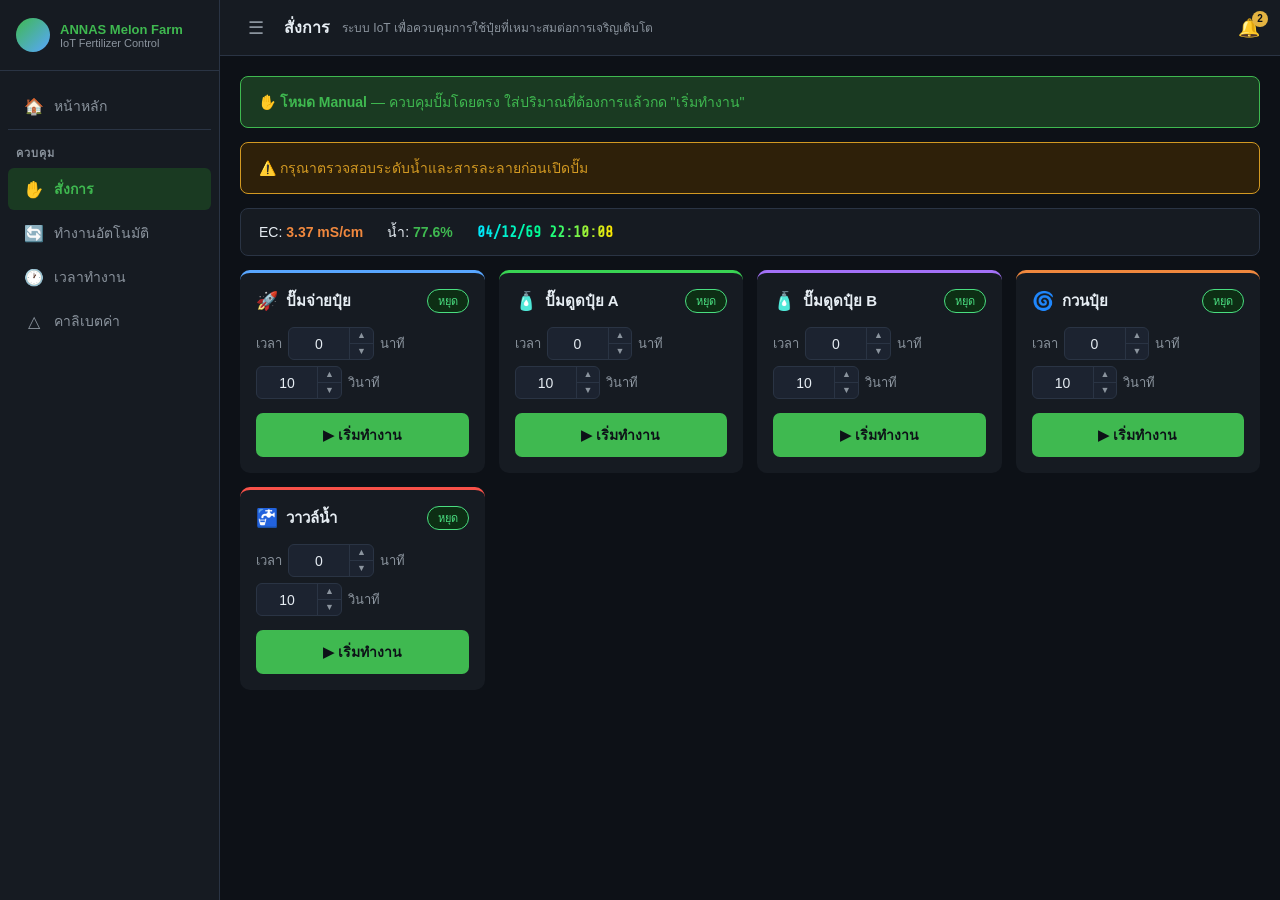
<file: lastapp/iot/index.html>
<!DOCTYPE html>
<html lang="th">
<head>
  <meta charset="UTF-8" />
  <meta name="viewport" content="width=device-width, initial-scale=1.0" />
  <title>การควบคุม และ IoT</title>
  <link rel="stylesheet" href="style.css" />
  <link href="https://fonts.googleapis.com/css2?family=Share+Tech+Mono&display=swap" rel="stylesheet" />
</head>
<body>
  <!-- Mobile sidebar backdrop -->
  <div class="sidebar-backdrop" id="sidebarBackdrop" style="display:none" onclick="closeSidebar()"></div>

  <div class="layout">
    <!-- Sidebar -->
    <aside class="sidebar" id="sidebar">
      <div class="sidebar-brand">
        <div class="brand-dot"></div>
        <div class="brand-text">
          <span class="brand-name">ANNAS Melon Farm</span>
          <span class="brand-sub">IoT Fertilizer Control</span>
        </div>
      </div>

      <nav class="sidebar-nav">
        <a href="../realapp/index.html" class="nav-item" style="border-bottom:1px solid var(--border);margin-bottom:6px;padding-bottom:12px;border-radius:0">
          <span class="nav-icon">🏠</span>
          <span>หน้าหลัก</span>
        </a>
        <div class="section-header">ควบคุม</div>
        <a href="#" class="nav-item" data-page="manual">
          <span class="nav-icon">✋</span>
          <span>สั่งการ</span>
        </a>
        <a href="#" class="nav-item" data-page="auto">
          <span class="nav-icon">🔄</span>
          <span>ทำงานอัตโนมัติ</span>
        </a>
        <a href="#" class="nav-item" data-page="timezone">
          <span class="nav-icon">🕐</span>
          <span>เวลาทำงาน</span>
        </a>
        <a href="#" class="nav-item" data-page="calib">
          <span class="nav-icon">△</span>
          <span>คาลิเบตค่า</span>
        </a>
      </nav>
    </aside>

    <!-- Main Content -->
    <div class="main-wrap">
      <!-- Topbar -->
      <header class="topbar">
        <button class="menu-toggle" id="menuToggle">☰</button>
        <div class="topbar-title" id="topbarTitle">สั่งการ</div>
        <div class="topbar-sub" id="topbarSub">ระบบ IoT เพื่อควบคุมการใช้ปุ๋ยที่เหมาะสมต่อการเจริญเติบโต</div>
        <div class="topbar-right">
          <span class="topbar-time" id="clock"></span>
          <div class="notif-bell">
            🔔
            <span class="notif-badge">2</span>
          </div>
        </div>
      </header>

      <!-- Pages -->
      <main class="content">

        <!-- Page: Manual / สั่งการ -->
        <section class="page active" id="page-manual">
          <div class="info-box green">
            <span>✋ <strong>โหมด Manual</strong> — ควบคุมปั๊มโดยตรง ใส่ปริมาณที่ต้องการแล้วกด "เริ่มทำงาน"</span>
          </div>
          <div class="info-box yellow">
            <span>⚠️ กรุณาตรวจสอบระดับน้ำและสารละลายก่อนเปิดปั๊ม</span>
          </div>

          <div class="sensor-bar">
            <span>EC: <strong id="manual-ec-val" class="val-yellow">—</strong></span>
            <span>น้ำ: <strong id="manual-water-val" class="val-orange">—</strong></span>
            <span class="sb-clock"></span>
          </div>

          <div class="pump-grid">
            <!-- ปั๊มน้ำ -->
            <div class="pump-card blue">
              <div class="pump-card-header">
                <span class="pump-icon">🚀</span>
                <span class="pump-title">ปั๊มจ่ายปุ๋ย</span>
                <span class="pump-status" data-pump="water">หยุด</span>
              </div>
              <div class="pump-control" style="flex-wrap:wrap; gap:6px;">
                <span>เวลา</span>
                <div class="spinner">
                  <input type="number" class="spin-input" id="vol-water-min" value="0" min="0" max="60" />
                  <div class="spin-btns">
                    <button onclick="spinUp('vol-water-min')">▲</button>
                    <button onclick="spinDown('vol-water-min')">▼</button>
                  </div>
                </div>
                <span>นาที</span>
                <div class="spinner">
                  <input type="number" class="spin-input" id="vol-water" value="10" min="0" max="59" />
                  <div class="spin-btns">
                    <button onclick="spinUp('vol-water')">▲</button>
                    <button onclick="spinDown('vol-water')">▼</button>
                  </div>
                </div>
                <span>วินาที</span>
              </div>
              <button class="btn-start" data-pump="water" onclick="togglePump(this)">▶ เริ่มทำงาน</button>
            </div>

            <!-- ปั๊มปุ๋ย A -->
            <div class="pump-card teal">
              <div class="pump-card-header">
                <span class="pump-icon">🧴</span>
                <span class="pump-title">ปั๊มดูดปุ๋ย A</span>
                <span class="pump-status" data-pump="fertA">หยุด</span>
              </div>
              <div class="pump-control" style="flex-wrap:wrap; gap:6px;">
                <span>เวลา</span>
                <div class="spinner">
                  <input type="number" class="spin-input" id="vol-fertA-min" value="0" min="0" max="60" />
                  <div class="spin-btns">
                    <button onclick="spinUp('vol-fertA-min')">▲</button>
                    <button onclick="spinDown('vol-fertA-min')">▼</button>
                  </div>
                </div>
                <span>นาที</span>
                <div class="spinner">
                  <input type="number" class="spin-input" id="vol-fertA" value="10" min="0" max="59" />
                  <div class="spin-btns">
                    <button onclick="spinUp('vol-fertA')">▲</button>
                    <button onclick="spinDown('vol-fertA')">▼</button>
                  </div>
                </div>
                <span>วินาที</span>
              </div>
              <button class="btn-start" data-pump="fertA" onclick="togglePump(this)">▶ เริ่มทำงาน</button>
            </div>

            <!-- ปั๊มปุ๋ย B -->
            <div class="pump-card purple">
              <div class="pump-card-header">
                <span class="pump-icon">🧴</span>
                <span class="pump-title">ปั๊มดูดปุ๋ย B</span>
                <span class="pump-status" data-pump="fertB">หยุด</span>
              </div>
              <div class="pump-control" style="flex-wrap:wrap; gap:6px;">
                <span>เวลา</span>
                <div class="spinner">
                  <input type="number" class="spin-input" id="vol-fertB-min" value="0" min="0" max="60" />
                  <div class="spin-btns">
                    <button onclick="spinUp('vol-fertB-min')">▲</button>
                    <button onclick="spinDown('vol-fertB-min')">▼</button>
                  </div>
                </div>
                <span>นาที</span>
                <div class="spinner">
                  <input type="number" class="spin-input" id="vol-fertB" value="10" min="0" max="59" />
                  <div class="spin-btns">
                    <button onclick="spinUp('vol-fertB')">▲</button>
                    <button onclick="spinDown('vol-fertB')">▼</button>
                  </div>
                </div>
                <span>วินาที</span>
              </div>
              <button class="btn-start" data-pump="fertB" onclick="togglePump(this)">▶ เริ่มทำงาน</button>
            </div>

            <!-- กวนปุ๋ย -->
            <div class="pump-card orange">
              <div class="pump-card-header">
                <span class="pump-icon">🌀</span>
                <span class="pump-title">กวนปุ๋ย</span>
                <span class="pump-status" data-pump="micro">หยุด</span>
              </div>
              <div class="pump-control" style="flex-wrap:wrap; gap:6px;">
                <span>เวลา</span>
                <div class="spinner">
                  <input type="number" class="spin-input" id="vol-micro-min" value="0" min="0" max="60" />
                  <div class="spin-btns">
                    <button onclick="spinUp('vol-micro-min')">▲</button>
                    <button onclick="spinDown('vol-micro-min')">▼</button>
                  </div>
                </div>
                <span>นาที</span>
                <div class="spinner">
                  <input type="number" class="spin-input" id="vol-micro" value="10" min="0" max="59" />
                  <div class="spin-btns">
                    <button onclick="spinUp('vol-micro')">▲</button>
                    <button onclick="spinDown('vol-micro')">▼</button>
                  </div>
                </div>
                <span>วินาที</span>
              </div>
              <button class="btn-start" data-pump="micro" onclick="togglePump(this)">▶ เริ่มทำงาน</button>
            </div>

            <!-- วาวล์น้ำ -->
            <div class="pump-card red">
              <div class="pump-card-header">
                <span class="pump-icon">🚰</span>
                <span class="pump-title">วาวล์น้ำ</span>
                <span class="pump-status" data-pump="valve">หยุด</span>
              </div>
              <div class="pump-control" style="flex-wrap:wrap; gap:6px;">
                <span>เวลา</span>
                <div class="spinner">
                  <input type="number" class="spin-input" id="vol-valve-min" value="0" min="0" max="60" />
                  <div class="spin-btns">
                    <button onclick="spinUp('vol-valve-min')">▲</button>
                    <button onclick="spinDown('vol-valve-min')">▼</button>
                  </div>
                </div>
                <span>นาที</span>
                <div class="spinner">
                  <input type="number" class="spin-input" id="vol-valve" value="10" min="0" max="59" />
                  <div class="spin-btns">
                    <button onclick="spinUp('vol-valve')">▲</button>
                    <button onclick="spinDown('vol-valve')">▼</button>
                  </div>
                </div>
                <span>วินาที</span>
              </div>
              <button class="btn-start" data-pump="valve" onclick="togglePump(this)">▶ เริ่มทำงาน</button>
            </div>
          </div>
        </section>

        <!-- Page: Auto / ทำงานอัตโนมัติ -->
        <section class="page" id="page-auto">
          <div class="auto-header-card">
            <div class="auto-header-left">
              <span class="auto-icon">🔄</span>
              <span class="auto-title">โหมดอัตโนมัติ – แปลง A</span>
            </div>
            <label class="toggle-switch">
              <input type="checkbox" id="autoToggle" onchange="onAutoToggle(this)" />
              <span class="toggle-slider"></span>
            </label>
          </div>

          <div class="sensor-bar" id="autoSensorBar">
            <span>EC: <strong id="auto-ec-val" class="val-yellow">—</strong></span>
            <span>น้ำ: <strong id="auto-water-val" class="val-orange">—</strong></span>
            <span>🌡 <strong id="auto-temp-val" class="val-green">—</strong></span>
            <span>💧 <strong id="auto-hum-val" class="val-green">—</strong></span>
            <span class="sb-clock"></span>
          </div>

          <div class="auto-body-row">

          <!-- ─── Weather Control Card ─── -->
          <div class="settings-card">
            <div class="settings-title"><span>🌤</span> ควบคุมสภาพแวดล้อม</div>

            <!-- ─── ความชื้น ─── -->
            <div class="setting-group">
              <div class="setting-label" style="display:flex; align-items:center; gap:8px;">
                <input type="radio" name="env-ctrl" id="hum-enable" value="hum" style="width:16px;height:16px;cursor:pointer;" onchange="toggleEnvGroup('hum')" />
                <span>💧 ตั้งความชื้น (%)</span>
              </div>
              <div class="setting-row" id="hum-controls" style="gap:10px; flex-wrap:wrap; opacity:0.4; pointer-events:none;">
                <span>ตั้งค่า</span>
                <div class="spinner">
                  <input type="number" class="spin-input" id="hum-set" value="70" min="0" max="100" />
                  <div class="spin-btns">
                    <button onclick="spinUp('hum-set')">▲</button>
                    <button onclick="spinDown('hum-set')">▼</button>
                  </div>
                </div>
                <span>%</span>
                <span style="margin-left:8px;">Diff</span>
                <div class="spinner">
                  <input type="number" class="spin-input" id="hum-diff" value="5" min="0" max="50" />
                  <div class="spin-btns">
                    <button onclick="spinUp('hum-diff')">▲</button>
                    <button onclick="spinDown('hum-diff')">▼</button>
                  </div>
                </div>
                <span>%</span>
              </div>
              <!-- ลดน้ำเมื่อชื้นมาก -->
              <div class="env-adjust-row" id="hum-adjust-row">
                <span class="env-adjust-label">💧 ความชื้นสูง → <span style="color:#ff4d4d;">ลดน้ำ</span></span>
                <div class="spinner">
                  <input type="number" class="spin-input" id="hum-reduce-ml" value="100" min="0" max="9999" step="100" style="width:72px;" />
                  <div class="spin-btns">
                    <button onclick="spinUp('hum-reduce-ml')">▲</button>
                    <button onclick="spinDown('hum-reduce-ml')">▼</button>
                  </div>
                </div>
                <span>ml</span>
              </div>
            </div>

            <!-- ─── อุณหภูมิ ─── -->
            <div class="setting-group">
              <div class="setting-label" style="display:flex; align-items:center; gap:8px;">
                <input type="radio" name="env-ctrl" id="temp-enable" value="temp" style="width:16px;height:16px;cursor:pointer;" onchange="toggleEnvGroup('temp')" />
                <span>🌡 ตั้งอุณหภูมิ (°C)</span>
              </div>
              <div class="setting-row" id="temp-controls" style="gap:10px; flex-wrap:wrap; opacity:0.4; pointer-events:none;">
                <span>ตั้งค่า</span>
                <div class="spinner">
                  <input type="number" class="spin-input" id="temp-set" value="28" step="0.5" min="0" max="60" />
                  <div class="spin-btns">
                    <button onclick="spinUpDec('temp-set')">▲</button>
                    <button onclick="spinDownDec('temp-set')">▼</button>
                  </div>
                </div>
                <span>°C</span>
                <span style="margin-left:8px;">Diff</span>
                <div class="spinner">
                  <input type="number" class="spin-input" id="temp-diff" value="2" step="0.5" min="0" max="20" />
                  <div class="spin-btns">
                    <button onclick="spinUpDec('temp-diff')">▲</button>
                    <button onclick="spinDownDec('temp-diff')">▼</button>
                  </div>
                </div>
                <span>°C</span>
              </div>
              <!-- เพิ่มน้ำเมื่ออุณหภูมิสูง -->
              <div class="env-adjust-row" id="temp-adjust-row">
                <span class="env-adjust-label">🌡 อุณหภูมิสูง → <span style="color:#4ade80;">เพิ่มน้ำ</span></span>
                <div class="spinner">
                  <input type="number" class="spin-input" id="temp-add-ml" value="100" min="0" max="9999" step="100" style="width:72px;" />
                  <div class="spin-btns">
                    <button onclick="spinUp('temp-add-ml')">▲</button>
                    <button onclick="spinDown('temp-add-ml')">▼</button>
                  </div>
                </div>
                <span>ml</span>
              </div>
            </div>

            <!-- ─── บันทึก ─── -->
            <div style="margin-top:12px; display:flex; align-items:center; gap:12px;">
              <button class="btn-save-env" onclick="saveEnvAdjust()">💾 บันทึกการตั้งค่า</button>
              <span id="env-save-msg" style="display:none; color:#4ade80; font-size:12px;">✔ บันทึกแล้ว</span>
            </div>

          </div>

          <!-- ─── Plant Control Card ─── -->
          <div class="settings-card">
            <div class="settings-title"><span>🌱</span> ควบคุมพืช</div>

            <div class="setting-group">
              <div class="setting-label" style="display:flex; align-items:center; gap:8px;">
                <input type="radio" name="plant-ctrl" id="plant-day-enable" value="plantday" style="width:16px;height:16px;cursor:pointer;" onchange="togglePlantGroup('plantday');autoEcWater()" />
                <span>🪴 วันย้ายกล้า <span style="font-size:11px;color:#6b7280;font-weight:400;">1-20 วัน</span></span>
              </div>
              <div class="setting-row" id="plant-day-controls" style="gap:10px; align-items:center; opacity:0.4; pointer-events:none;">
                <div class="spinner">
                  <input type="number" class="spin-input" id="plant-day" value="1" min="1" max="20" style="width:70px;" oninput="autoEcWater()" />
                  <div class="spin-btns">
                    <button onclick="spinUp('plant-day');autoEcWater()">▲</button>
                    <button onclick="spinDown('plant-day');autoEcWater()">▼</button>
                  </div>
                </div>
                <span>วัน</span>
              </div>
            </div>

            <div class="setting-group">
              <div class="setting-label" style="display:flex; align-items:center; gap:8px;">
                <input type="radio" name="plant-ctrl" id="prod-enable" value="prod" style="width:16px;height:16px;cursor:pointer;" onchange="togglePlantGroup('prod');autoEcWater()" />
                <span>🍈 ระยะผลิตเมล่อน <span style="font-size:11px;color:#6b7280;font-weight:400;">1-45 วัน</span></span>
              </div>
              <div class="setting-row" id="prod-controls" style="gap:10px; align-items:center; opacity:0.4; pointer-events:none;">
                <div class="spinner">
                  <input type="number" class="spin-input" id="prod-day" value="1" min="1" max="45" style="width:70px;" oninput="autoEcWater()" />
                  <div class="spin-btns">
                    <button onclick="spinUp('prod-day');autoEcWater()">▲</button>
                    <button onclick="spinDown('prod-day');autoEcWater()">▼</button>
                  </div>
                </div>
                <span>วัน</span>
              </div>
            </div>

            <div class="setting-group">
              <div class="setting-label">⚡ ตั้งค่า EC เป้าหมาย (µS/cm)</div>
              <div class="setting-row" style="gap:10px; align-items:center;">
                <div class="spinner">
                  <input type="number" class="spin-input" id="ec-target-us" value="800" min="0" max="5000" step="50" style="width:80px;" />
                  <div class="spin-btns">
                    <button onclick="spinUp('ec-target-us')">▲</button>
                    <button onclick="spinDown('ec-target-us')">▼</button>
                  </div>
                </div>
                <span>µS/cm</span>
              </div>
            </div>

            <div class="setting-group">
              <div class="setting-label">🚿 ปริมาณน้ำต่อต้น/วัน (ml)</div>
              <div class="setting-row" style="gap:10px; align-items:center;">
                <div class="spinner">
                  <input type="number" class="spin-input" id="water-per-tree" value="800" min="0" max="5000" step="50" style="width:80px;" />
                  <div class="spin-btns">
                    <button onclick="spinUp('water-per-tree')">▲</button>
                    <button onclick="spinDown('water-per-tree')">▼</button>
                  </div>
                </div>
                <span>ml/ต้น/วัน</span>
              </div>
            </div>

            <div class="setting-group">
              <div class="setting-label" style="display:flex; align-items:center; gap:8px;">
                <input type="checkbox" id="autoflow-enable" style="width:16px;height:16px;cursor:pointer;" />
                <span>🔁 Auto FLOW</span>
              </div>
              <div class="setting-row" style="gap:10px; flex-wrap:wrap; align-items:center;">
                <span>Set Flow</span>
                <div class="spinner">
                  <input type="number" class="spin-input" id="flow-set" value="0" min="0" max="100" style="width:70px;" />
                  <div class="spin-btns">
                    <button onclick="spinUp('flow-set')">▲</button>
                    <button onclick="spinDown('flow-set')">▼</button>
                  </div>
                </div>
                <span>L</span>
                <span style="margin-left:6px;">Max</span>
                <div class="spinner">
                  <input type="number" class="spin-input" id="flow-max" value="0" min="0" max="100" style="width:70px;" />
                  <div class="spin-btns">
                    <button onclick="spinUp('flow-max')">▲</button>
                    <button onclick="spinDown('flow-max')">▼</button>
                  </div>
                </div>
                <span>L</span>
              </div>
            </div>

            <button class="btn-save" onclick="saveAutoExtra()">💾 บันทึก</button>
          </div>

          <!-- ─── Digital Twin Diagram Card ─── -->
          <div class="pipe-diagram-card" style="background:#050912; border-color:#0d2040; padding:10px; flex:1; min-width:260px;">
            <div class="settings-title" style="color:#00d4ff; border-bottom:1px solid #0d2040; font-family:monospace;"><span>🖥</span> Digital Twin — ระบบปั๊ม</div>
            <svg id="dt-svg" viewBox="0 0 460 540" xmlns="http://www.w3.org/2000/svg" class="pipe-svg pA-idle pB-idle pW-idle micro-idle valve-idle">
              <defs>
                <!-- ── Glow filters ── -->
                <filter id="glG" x="-80%" y="-80%" width="260%" height="260%">
                  <feGaussianBlur stdDeviation="4" result="b"/>
                  <feMerge><feMergeNode in="b"/><feMergeNode in="b"/><feMergeNode in="SourceGraphic"/></feMerge>
                </filter>
                <filter id="glB" x="-80%" y="-80%" width="260%" height="260%">
                  <feGaussianBlur stdDeviation="4" result="b"/>
                  <feMerge><feMergeNode in="b"/><feMergeNode in="b"/><feMergeNode in="SourceGraphic"/></feMerge>
                </filter>
                <filter id="glW" x="-80%" y="-80%" width="260%" height="260%">
                  <feGaussianBlur stdDeviation="4.5" result="b"/>
                  <feMerge><feMergeNode in="b"/><feMergeNode in="b"/><feMergeNode in="SourceGraphic"/></feMerge>
                </filter>
                <filter id="glS" x="-80%" y="-80%" width="260%" height="260%">
                  <feGaussianBlur stdDeviation="4" result="b"/>
                  <feMerge><feMergeNode in="b"/><feMergeNode in="b"/><feMergeNode in="SourceGraphic"/></feMerge>
                </filter>
                <filter id="fsoft" x="-50%" y="-50%" width="200%" height="200%">
                  <feGaussianBlur stdDeviation="18" result="b"/>
                  <feMerge><feMergeNode in="b"/><feMergeNode in="SourceGraphic"/></feMerge>
                </filter>
                <!-- ── Gradients ── -->
                <radialGradient id="bgGlow" cx="50%" cy="48%" r="55%">
                  <stop offset="0%" stop-color="#0a1e3d" stop-opacity="1"/>
                  <stop offset="100%" stop-color="#020710" stop-opacity="1"/>
                </radialGradient>
                <linearGradient id="liqGradA" x1="0" y1="0" x2="0" y2="1">
                  <stop offset="0%" stop-color="#00ff88" stop-opacity="0.5"/>
                  <stop offset="100%" stop-color="#00aa55" stop-opacity="0.15"/>
                </linearGradient>
                <linearGradient id="liqGradB" x1="0" y1="0" x2="0" y2="1">
                  <stop offset="0%" stop-color="#ffcc44" stop-opacity="0.5"/>
                  <stop offset="100%" stop-color="#cc7700" stop-opacity="0.15"/>
                </linearGradient>
                <radialGradient id="pumpGradA" cx="40%" cy="35%" r="60%">
                  <stop offset="0%" stop-color="#00ff88" stop-opacity="0.25"/>
                  <stop offset="100%" stop-color="#004422" stop-opacity="0.6"/>
                </radialGradient>
                <radialGradient id="pumpGradB" cx="40%" cy="35%" r="60%">
                  <stop offset="0%" stop-color="#ffcc44" stop-opacity="0.25"/>
                  <stop offset="100%" stop-color="#442200" stop-opacity="0.6"/>
                </radialGradient>
                <radialGradient id="pumpGradW" cx="40%" cy="35%" r="60%">
                  <stop offset="0%" stop-color="#00d4ff" stop-opacity="0.28"/>
                  <stop offset="100%" stop-color="#002244" stop-opacity="0.6"/>
                </radialGradient>
                <!-- ── Grid dot pattern ── -->
                <pattern id="dtGrid" width="20" height="20" patternUnits="userSpaceOnUse">
                  <circle cx="10" cy="10" r="0.65" fill="#1a3060" opacity="0.8"/>
                </pattern>
                <!-- ── Clip paths ── -->
                <clipPath id="cTA"><rect x="12" y="52" width="136" height="120" rx="9"/></clipPath>
                <clipPath id="cTB"><rect x="312" y="152" width="136" height="120" rx="9"/></clipPath>
                <!-- ── Arrow markers ── -->
                <marker id="arG" viewBox="0 0 10 10" refX="9" refY="5" markerWidth="5" markerHeight="5" orient="auto">
                  <path d="M0 0 L10 5 L0 10z" fill="#00ff88"/>
                </marker>
                <marker id="arBr" viewBox="0 0 10 10" refX="9" refY="5" markerWidth="5" markerHeight="5" orient="auto">
                  <path d="M0 0 L10 5 L0 10z" fill="#ffcc44"/>
                </marker>
                <marker id="arW" viewBox="0 0 10 10" refX="9" refY="5" markerWidth="5" markerHeight="5" orient="auto">
                  <path d="M0 0 L10 5 L0 10z" fill="#00d4ff"/>
                </marker>
                <!-- ── CSS Animations ── -->
                <style>
                  /* flowing pipes */
                  .pG  { stroke-dasharray:12 6; animation:fG  1.1s linear infinite; }
                  .pBr { stroke-dasharray:12 6; animation:fBr 1.4s linear infinite; }
                  .pW  { stroke-dasharray:12 6; animation:fW  0.9s linear infinite; }
                  .pGr { stroke-dasharray:12 6; animation:fGr 1.7s linear infinite; }
                  .pBrr{ stroke-dasharray:12 6; animation:fBrr 1.9s linear infinite; }
                  @keyframes fG   { to { stroke-dashoffset:-18; } }
                  @keyframes fBr  { to { stroke-dashoffset:-18; } }
                  @keyframes fW   { to { stroke-dashoffset:-18; } }
                  @keyframes fGr  { to { stroke-dashoffset:18; } }
                  @keyframes fBrr { to { stroke-dashoffset:18; } }

                  /* pump outer pulse rings */
                  .pulG1 { animation: pgA1 2.0s ease-out infinite; }
                  .pulG2 { animation: pgA2 2.0s ease-out infinite 1.0s; }
                  .pulBr1{ animation: pgB1 2.4s ease-out infinite; }
                  .pulBr2{ animation: pgB2 2.4s ease-out infinite 1.2s; }
                  .pulW1 { animation: pgW1 1.8s ease-out infinite; }
                  .pulW2 { animation: pgW2 1.8s ease-out infinite 0.9s; }
                  @keyframes pgA1 { 0%{opacity:.5;r:28} 100%{opacity:0;r:46} }
                  @keyframes pgA2 { 0%{opacity:.4;r:28} 100%{opacity:0;r:46} }
                  @keyframes pgB1 { 0%{opacity:.5;r:28} 100%{opacity:0;r:46} }
                  @keyframes pgB2 { 0%{opacity:.4;r:28} 100%{opacity:0;r:46} }
                  @keyframes pgW1 { 0%{opacity:.5;r:30} 100%{opacity:0;r:50} }
                  @keyframes pgW2 { 0%{opacity:.4;r:30} 100%{opacity:0;r:50} }

                  /* tank liquid sloshing */
                  .liqGroupA { animation: lvA 4s ease-in-out infinite alternate; }
                  .liqGroupB { animation: lvB 5.5s ease-in-out infinite alternate; }
                  @keyframes lvA { from{transform:translateY(0)} to{transform:translateY(10px)} }
                  @keyframes lvB { from{transform:translateY(0)} to{transform:translateY(8px)} }

                  /* gear spin */
                  .gA   { transform-origin:80px 232px;  animation:spin  2.8s linear infinite; }
                  .gB   { transform-origin:380px 332px; animation:spin  2.8s linear infinite reverse; }
                  .gW   { transform-origin:230px 418px; animation:spin  2.0s linear infinite; }
                  .gMix { transform-origin:230px 281px; animation:spinM 1.6s linear infinite; }
                  @keyframes spin  { to{transform:rotate(360deg)} }
                  @keyframes spinM { to{transform:rotate(360deg)} }

                  /* blink nodes */
                  .nb { animation:nblink 1.4s ease-in-out infinite; }
                  @keyframes nblink { 0%,100%{opacity:1} 50%{opacity:.2} }

                  /* LED blink */
                  .led { animation:ledB 1.2s ease-in-out infinite; }
                  @keyframes ledB { 0%,100%{opacity:1} 50%{opacity:.15} }

                  /* sensor scan line */
                  .scan { animation:scanA 2.8s linear infinite; }
                  @keyframes scanA { 0%{transform:translateY(0);opacity:0} 8%{opacity:.7} 92%{opacity:.7} 100%{transform:translateY(40px);opacity:0} }

                  /* ─── Pump idle states ─── */
                  #dt-svg.pA-idle .pG    { animation-play-state:paused; opacity:.07 !important; }
                  #dt-svg.pA-idle .pGr   { animation-play-state:paused; opacity:.07 !important; }
                  #dt-svg.pA-idle .pulG1,#dt-svg.pA-idle .pulG2 { display:none; }
                  #dt-svg.pA-idle .gA    { animation-play-state:paused; }
                  #dt-svg.pA-idle .liqGroupA { animation-play-state:paused; }
                  #dt-svg.pA-idle .nbA   { animation-play-state:paused; opacity:.2; }

                  #dt-svg.pB-idle .pBr   { animation-play-state:paused; opacity:.07 !important; }
                  #dt-svg.pB-idle .pBrr  { animation-play-state:paused; opacity:.07 !important; }
                  #dt-svg.pB-idle .pulBr1,#dt-svg.pB-idle .pulBr2 { display:none; }
                  #dt-svg.pB-idle .gB    { animation-play-state:paused; }
                  #dt-svg.pB-idle .liqGroupB { animation-play-state:paused; }
                  #dt-svg.pB-idle .nbB   { animation-play-state:paused; opacity:.2; }

                  #dt-svg.pW-idle .pW    { animation-play-state:paused; opacity:.07 !important; }
                  #dt-svg.pW-idle .pulW1,#dt-svg.pW-idle .pulW2 { display:none; }
                  #dt-svg.pW-idle .gW    { animation-play-state:paused; }

                  #dt-svg.valve-idle .pOut          { animation-play-state:paused; opacity:.07 !important; }
                  #dt-svg.valve-idle .dt-valve-box  { opacity: 0.28; }
                  .dt-valve-ring                    { display:none; }
                  .dt-valve-active-badge            { display:none; }
                  #dt-svg.valve-on .dt-valve-ring   { display:inline; animation:rBlinkA 0.65s ease-in-out infinite; }
                  #dt-svg.valve-on .dt-valve-active-badge { display:inline; }

                  #dt-svg.micro-idle .gMix       { animation-play-state:paused; }
                  #dt-svg.micro-idle .liqGroupA { animation-duration:10s; }
                  #dt-svg.micro-idle .liqGroupB { animation-duration:12s; }

                  /* ─── Running badges ─── */
                  .dt-run-A,.dt-run-B,.dt-run-W,.dt-run-M,.dt-run-V { display:none; }
                  #dt-svg.pA-on    .dt-run-A { display:inline; }
                  #dt-svg.pB-on    .dt-run-B { display:inline; }
                  #dt-svg.pW-on    .dt-run-W { display:inline; }
                  #dt-svg.micro-on .dt-run-M { display:inline; }
                  #dt-svg.valve-on .dt-run-V { display:inline; }

                  .rBlink { animation:rBlinkA 0.65s ease-in-out infinite; }
                  @keyframes rBlinkA { 0%,100%{opacity:1} 50%{opacity:.2} }
                </style>
              </defs>

              <!-- ══ BACKGROUND ══ -->
              <rect width="460" height="540" fill="url(#bgGlow)"/>
              <rect width="460" height="540" fill="url(#dtGrid)" opacity="0.6"/>
              <!-- Ambient centre glow (subtle) -->
              <ellipse cx="230" cy="270" rx="160" ry="200" fill="#0a1828" opacity="0.18" filter="url(#fsoft)"/>

              <!-- Corner brackets -->
              <polyline points="0,18 0,0 18,0"     fill="none" stroke="#1a5090" stroke-width="1.5"/>
              <polyline points="442,0 460,0 460,18" fill="none" stroke="#1a5090" stroke-width="1.5"/>
              <polyline points="0,522 0,540 18,540" fill="none" stroke="#1a5090" stroke-width="1.5"/>
              <polyline points="442,540 460,540 460,522" fill="none" stroke="#1a5090" stroke-width="1.5"/>
              <!-- Corner tick marks -->
              <line x1="24" y1="0" x2="30" y2="0" stroke="#1a5090" stroke-width="1"/>
              <line x1="0" y1="24" x2="0" y2="30" stroke="#1a5090" stroke-width="1"/>
              <line x1="436" y1="0" x2="430" y2="0" stroke="#1a5090" stroke-width="1"/>
              <line x1="460" y1="24" x2="460" y2="30" stroke="#1a5090" stroke-width="1"/>
              <line x1="24" y1="540" x2="30" y2="540" stroke="#1a5090" stroke-width="1"/>
              <line x1="0" y1="516" x2="0" y2="510" stroke="#1a5090" stroke-width="1"/>
              <line x1="436" y1="540" x2="430" y2="540" stroke="#1a5090" stroke-width="1"/>
              <line x1="460" y1="516" x2="460" y2="510" stroke="#1a5090" stroke-width="1"/>

              <!-- System label + LIVE indicator -->
              <text x="14" y="530" fill="#5aabdd" font-size="9.5" font-family="monospace">HYDRO SYSTEM v2.0</text>
              <circle cx="164" cy="527" r="4" fill="#00ff88" filter="url(#glG)" class="led"/>
              <text x="172" y="531" fill="#00ff88" font-size="9" font-family="monospace" font-weight="700">LIVE</text>

              <!-- ══ VALVE BOX (top) ══ -->
              <g class="dt-valve-box">
                <!-- shadow layer -->
                <rect x="173" y="6" width="114" height="28" rx="7" fill="#00d4ff" opacity="0.06"/>
                <!-- main border -->
                <rect x="173" y="6" width="114" height="28" rx="7" fill="rgba(0,212,255,.05)" stroke="#00d4ff" stroke-width="1.8" filter="url(#glW)"/>
                <!-- highlight strip -->
                <rect x="177" y="8" width="106" height="5" rx="3" fill="#00d4ff" opacity="0.12"/>
                <text x="230" y="24" text-anchor="middle" fill="#00d4ff" font-size="12" font-weight="700" font-family="monospace">🚰 วาวล์น้ำ</text>
                <!-- active ring (shown only when valve-on) -->
                <rect class="dt-valve-ring" x="169" y="3" width="122" height="34" rx="9" fill="none" stroke="#00d4ff" stroke-width="2.5"/>
                <!-- active badge -->
                <g class="dt-valve-active-badge">
                  <rect x="185" y="33" width="90" height="13" rx="4" fill="rgba(0,212,255,.2)" stroke="#00d4ff" stroke-width="0.8"/>
                  <text x="230" y="43" text-anchor="middle" fill="#00d4ff" font-size="8" font-weight="700" font-family="monospace" class="rBlink">◉ OPEN</text>
                </g>
              </g>

              <!-- ══ MAIN PIPE (triple layer) ══ -->
              <!-- shadow -->
              <line x1="230" y1="34" x2="230" y2="388" stroke="#000820" stroke-width="6" opacity="0.6"/>
              <!-- flow -->
              <line x1="230" y1="34" x2="230" y2="388" stroke="#00d4ff" stroke-width="3.5" opacity="0.18"/>
              <line x1="230" y1="34" x2="230" y2="388" stroke="#00d4ff" stroke-width="1.8" opacity="0.9" class="pW" filter="url(#glW)"/>
              <!-- highlight -->
              <line x1="228" y1="34" x2="228" y2="388" stroke="#80eeff" stroke-width="0.6" opacity="0.25"/>
              <!-- direction arrows on main pipe -->
              <polygon points="224,100 230,112 236,100"  fill="#00d4ff" opacity="0.9" filter="url(#glW)"/>
              <polygon points="224,218 230,230 236,218"  fill="#00d4ff" opacity="0.9" filter="url(#glW)"/>
              <polygon points="224,360 230,372 236,360"  fill="#00d4ff" opacity="0.9" filter="url(#glW)"/>

              <!-- ══════════════════════════════
                   GREEN SYSTEM (ปุ๋ย A)
                   ══════════════════════════════ -->
              <!-- Tank A outer glow -->
              <rect x="8" y="50" width="144" height="124" rx="11" fill="#00ff88" opacity="0.04" filter="url(#glG)"/>
              <!-- Tank A wall (triple layer) -->
              <rect x="8" y="50" width="144" height="124" rx="11" fill="none" stroke="#003322" stroke-width="4" opacity="0.5"/>
              <rect x="8" y="50" width="144" height="124" rx="11" fill="rgba(0,255,136,.04)" stroke="#00ff88" stroke-width="1.8" filter="url(#glG)"/>
              <rect x="10" y="52" width="140" height="8" rx="5" fill="#00ff88" opacity="0.08"/>
              <!-- Liquid fill A -->
              <g class="liqGroupA">
                <rect x="10" y="95" width="140" height="79" fill="url(#liqGradA)" clip-path="url(#cTA)"/>
                <!-- wave top -->
                <path d="M10,95 Q40,88 70,95 Q100,102 130,95 Q145,91 150,95" fill="none" stroke="#00ff88" stroke-width="1.8" opacity="0.7" clip-path="url(#cTA)"/>
              </g>
              <!-- ON LED inside tank -->
              <circle cx="26" cy="66" r="4" fill="#00ff88" filter="url(#glG)" class="led"/>
              <text x="34" y="69" fill="#00ff88" font-size="9" font-family="monospace" font-weight="700">ON</text>
              <!-- Tank A labels -->
              <text x="80" y="74" text-anchor="middle" fill="#00ff88" font-size="15" font-weight="700" font-family="monospace">ถัง A</text>
              <text x="80" y="90" text-anchor="middle" fill="#ccffee" font-size="10" font-family="monospace" font-weight="600">ปุ๋ย A · Fert-A</text>
              <text x="144" y="118" text-anchor="end" fill="#00ff88" font-size="10" font-family="monospace" font-weight="700">65%</text>
              <!-- Level bar -->
              <rect x="148" y="52" width="4" height="122" rx="2" fill="#010e1a"/>
              <rect x="148" y="97" width="4" height="77"  rx="2" fill="#00ff88" opacity="0.55"/>
              <rect x="148" y="52" width="4" height="4"   rx="2" fill="#00ff88" opacity="0.2"/>

              <!-- Pipe: recirc top return → Tank A -->
              <!-- shadow -->
              <line x1="80" y1="36" x2="80" y2="50" stroke="#001a0a" stroke-width="4" opacity="0.5"/>
              <line x1="80" y1="36" x2="80" y2="50" stroke="#00ff88" stroke-width="3" opacity="0.15"/>
              <line x1="80" y1="36" x2="80" y2="50" stroke="#00ff88" stroke-width="1.6" class="pGr" opacity="0.85" filter="url(#glG)"/>

              <!-- Pipe: Tank A bottom → Pump A -->
              <line x1="80" y1="174" x2="80" y2="202" stroke="#001a0a" stroke-width="4" opacity="0.5"/>
              <line x1="80" y1="174" x2="80" y2="202" stroke="#00ff88" stroke-width="3" opacity="0.15"/>
              <line x1="80" y1="174" x2="80" y2="202" stroke="#00ff88" stroke-width="1.6" class="pG" opacity="0.85" filter="url(#glG)"/>

              <!-- Pump A dual pulse rings -->
              <circle cx="80" cy="232" r="28" fill="none" stroke="#00ff88" stroke-width="1.5" class="pulG1" filter="url(#glG)"/>
              <circle cx="80" cy="232" r="28" fill="none" stroke="#00ff88" stroke-width="1.2" class="pulG2" filter="url(#glG)"/>
              <!-- Pump A body layers -->
              <circle cx="80" cy="232" r="27" fill="none" stroke="#003322" stroke-width="4" opacity="0.7"/>
              <circle cx="80" cy="232" r="27" fill="url(#pumpGradA)" stroke="#00ff88" stroke-width="2" filter="url(#glG)"/>
              <!-- inner ring detail -->
              <circle cx="80" cy="232" r="20" fill="none" stroke="#00ff88" stroke-width="0.7" opacity="0.4"/>
              <!-- highlight arc -->
              <path d="M64,220 A18,18 0 0,1 96,220" fill="none" stroke="#80ffbb" stroke-width="1" opacity="0.3"/>
              <!-- gear icon -->
              <text x="80" y="228" text-anchor="middle" fill="#00ff88" font-size="10" font-weight="700" font-family="monospace">ปั๊ม A</text>
              <text x="80" y="246" text-anchor="middle" fill="#00ff88" font-size="16" font-family="sans-serif" class="gA">⚙</text>
              <!-- label below pump -->
              <text x="80" y="268" text-anchor="middle" fill="#00ff88" font-size="9" font-family="monospace" font-weight="700">PUMP-A</text>

              <!-- Pipe: Pump A → T-junction node -->
              <line x1="107" y1="232" x2="155" y2="232" stroke="#001a0a" stroke-width="4" opacity="0.5"/>
              <line x1="107" y1="232" x2="155" y2="232" stroke="#00ff88" stroke-width="3" opacity="0.15"/>
              <line x1="107" y1="232" x2="155" y2="232" stroke="#00ff88" stroke-width="1.6" class="pG" opacity="0.9" filter="url(#glG)"/>
              <!-- T-junction node -->
              <circle cx="160" cy="232" r="6" fill="#00ff88" class="nb nbA" filter="url(#glG)"/>
              <circle cx="160" cy="232" r="9" fill="none" stroke="#00ff88" stroke-width="0.8" opacity="0.4"/>

              <!-- Pipe: node → main injection point -->
              <line x1="166" y1="232" x2="222" y2="232" stroke="#001a0a" stroke-width="4" opacity="0.5"/>
              <line x1="166" y1="232" x2="222" y2="232" stroke="#00ff88" stroke-width="3" opacity="0.15"/>
              <line x1="166" y1="232" x2="222" y2="232" stroke="#00ff88" stroke-width="1.6" class="pG" marker-end="url(#arG)" opacity="0.95" filter="url(#glG)"/>
              <!-- injection merge circle on main pipe -->
              <circle cx="230" cy="232" r="7" fill="#00ff88" filter="url(#glG)"/>
              <circle cx="230" cy="232" r="11" fill="none" stroke="#00ff88" stroke-width="0.8" opacity="0.35"/>

              <!-- Recirculation loop A -->
              <polyline points="160,232 160,36 80,36" stroke="#001a0a" stroke-width="4" fill="none" opacity="0.5"/>
              <polyline points="160,232 160,36 80,36" stroke="#00ff88" stroke-width="3" fill="none" opacity="0.12"/>
              <polyline points="160,232 160,36 80,36" stroke="#00ff88" stroke-width="1.6" fill="none" class="pGr" opacity="0.7" filter="url(#glG)"/>
              <!-- recirc directional arrow -->
              <polygon points="155,130 160,118 165,130" fill="#00ff88" opacity="0.85" filter="url(#glG)"/>

              <!-- ══════════════════════════════
                   BROWN SYSTEM (ปุ๋ย B)
                   ══════════════════════════════ -->
              <!-- Tank B outer glow -->
              <rect x="308" y="150" width="144" height="124" rx="11" fill="#ffcc44" opacity="0.04" filter="url(#glB)"/>
              <!-- Tank B wall -->
              <rect x="308" y="150" width="144" height="124" rx="11" fill="none" stroke="#2a1800" stroke-width="4" opacity="0.5"/>
              <rect x="308" y="150" width="144" height="124" rx="11" fill="rgba(255,204,68,.04)" stroke="#ffcc44" stroke-width="1.8" filter="url(#glB)"/>
              <rect x="310" y="152" width="140" height="8" rx="5" fill="#ffcc44" opacity="0.08"/>
              <!-- Liquid fill B -->
              <g class="liqGroupB">
                <rect x="310" y="213" width="140" height="61" fill="url(#liqGradB)" clip-path="url(#cTB)"/>
                <path d="M310,213 Q340,206 370,213 Q400,220 430,213 Q445,209 450,213" fill="none" stroke="#ffcc44" stroke-width="1.8" opacity="0.7" clip-path="url(#cTB)"/>
              </g>
              <!-- ON LED inside tank B -->
              <circle cx="324" cy="166" r="4" fill="#ffcc44" filter="url(#glB)" class="led"/>
              <text x="332" y="169" fill="#ffcc44" font-size="9" font-family="monospace" font-weight="700">ON</text>
              <!-- Tank B labels -->
              <text x="380" y="174" text-anchor="middle" fill="#ffcc44" font-size="15" font-weight="700" font-family="monospace">ถัง B</text>
              <text x="380" y="190" text-anchor="middle" fill="#fff0bb" font-size="10" font-family="monospace" font-weight="600">ปุ๋ย B · Fert-B</text>
              <text x="444" y="218" text-anchor="end" fill="#ffcc44" font-size="10" font-family="monospace" font-weight="700">50%</text>
              <!-- Level bar B -->
              <rect x="448" y="152" width="4" height="122" rx="2" fill="#010e1a"/>
              <rect x="448" y="213" width="4" height="61"  rx="2" fill="#ffcc44" opacity="0.55"/>
              <rect x="448" y="152" width="4" height="4"   rx="2" fill="#ffcc44" opacity="0.2"/>

              <!-- Pipe: recirc top return → Tank B -->
              <line x1="375" y1="136" x2="375" y2="150" stroke="#1a0a00" stroke-width="4" opacity="0.5"/>
              <line x1="375" y1="136" x2="375" y2="150" stroke="#ffcc44" stroke-width="3" opacity="0.15"/>
              <line x1="375" y1="136" x2="375" y2="150" stroke="#ffcc44" stroke-width="1.6" class="pBrr" opacity="0.85" filter="url(#glB)"/>

              <!-- Pipe: Tank B bottom → Pump B -->
              <line x1="375" y1="274" x2="375" y2="302" stroke="#1a0a00" stroke-width="4" opacity="0.5"/>
              <line x1="375" y1="274" x2="375" y2="302" stroke="#ffcc44" stroke-width="3" opacity="0.15"/>
              <line x1="375" y1="274" x2="375" y2="302" stroke="#ffcc44" stroke-width="1.6" class="pBr" opacity="0.85" filter="url(#glB)"/>

              <!-- Pump B dual pulse rings -->
              <circle cx="380" cy="332" r="28" fill="none" stroke="#ffcc44" stroke-width="1.5" class="pulBr1" filter="url(#glB)"/>
              <circle cx="380" cy="332" r="28" fill="none" stroke="#ffcc44" stroke-width="1.2" class="pulBr2" filter="url(#glB)"/>
              <!-- Pump B body -->
              <circle cx="380" cy="332" r="27" fill="none" stroke="#2a1800" stroke-width="4" opacity="0.7"/>
              <circle cx="380" cy="332" r="27" fill="url(#pumpGradB)" stroke="#ffcc44" stroke-width="2" filter="url(#glB)"/>
              <circle cx="380" cy="332" r="20" fill="none" stroke="#ffcc44" stroke-width="0.7" opacity="0.4"/>
              <path d="M364,320 A18,18 0 0,1 396,320" fill="none" stroke="#ffe099" stroke-width="1" opacity="0.3"/>
              <text x="380" y="328" text-anchor="middle" fill="#ffcc44" font-size="10" font-weight="700" font-family="monospace">ปั๊ม B</text>
              <text x="380" y="346" text-anchor="middle" fill="#ffcc44" font-size="16" font-family="sans-serif" class="gB">⚙</text>
              <text x="380" y="368" text-anchor="middle" fill="#ffcc44" font-size="9" font-family="monospace" font-weight="700">PUMP-B</text>

              <!-- Pipe: Pump B → T-junction node -->
              <line x1="353" y1="332" x2="305" y2="332" stroke="#1a0a00" stroke-width="4" opacity="0.5"/>
              <line x1="353" y1="332" x2="305" y2="332" stroke="#ffcc44" stroke-width="3" opacity="0.15"/>
              <line x1="353" y1="332" x2="305" y2="332" stroke="#ffcc44" stroke-width="1.6" class="pBr" opacity="0.9" filter="url(#glB)"/>
              <!-- T-junction node B -->
              <circle cx="300" cy="332" r="6" fill="#ffcc44" class="nb nbB" filter="url(#glB)"/>
              <circle cx="300" cy="332" r="9" fill="none" stroke="#ffcc44" stroke-width="0.8" opacity="0.4"/>

              <!-- Pipe: node B → main injection -->
              <line x1="294" y1="332" x2="238" y2="332" stroke="#1a0a00" stroke-width="4" opacity="0.5"/>
              <line x1="294" y1="332" x2="238" y2="332" stroke="#ffcc44" stroke-width="3" opacity="0.15"/>
              <line x1="294" y1="332" x2="238" y2="332" stroke="#ffcc44" stroke-width="1.6" class="pBr" marker-end="url(#arBr)" opacity="0.95" filter="url(#glB)"/>
              <circle cx="230" cy="332" r="7" fill="#ffcc44" filter="url(#glB)"/>
              <circle cx="230" cy="332" r="11" fill="none" stroke="#ffcc44" stroke-width="0.8" opacity="0.35"/>

              <!-- Recirculation loop B -->
              <polyline points="300,332 300,136 375,136" stroke="#1a0a00" stroke-width="4" fill="none" opacity="0.5"/>
              <polyline points="300,332 300,136 375,136" stroke="#ffcc44" stroke-width="3" fill="none" opacity="0.12"/>
              <polyline points="300,332 300,136 375,136" stroke="#ffcc44" stroke-width="1.6" fill="none" class="pBrr" opacity="0.7" filter="url(#glB)"/>
              <polygon points="295,234 300,222 305,234" fill="#ffcc44" opacity="0.85" filter="url(#glB)"/>

              <!-- ══ กวนปุ๋ย (MIXER) ══ -->
              <rect x="192" y="255" width="76" height="52" rx="8" fill="#b464ff" opacity="0.07" filter="url(#glS)"/>
              <rect x="192" y="255" width="76" height="52" rx="8" fill="#06091a" stroke="#b464ff" stroke-width="1.8" filter="url(#glS)"/>
              <rect x="192" y="255" width="76" height="14" rx="8" fill="#b464ff" opacity="0.18"/>
              <rect x="192" y="262" width="76" height="7" fill="#b464ff" opacity="0.08"/>
              <text x="230" y="267" text-anchor="middle" fill="#e0aaff" font-size="9" font-weight="700" font-family="monospace">◈ MIXER</text>
              <text x="230" y="289" text-anchor="middle" fill="#cc88ff" font-size="19" font-family="sans-serif" class="gMix">⚙</text>
              <text x="230" y="301" text-anchor="middle" fill="#cc88ff" font-size="8.5" font-weight="700" font-family="monospace">กวนปุ๋ย</text>

              <!-- ══════════════════════════════
                   MAIN PUMP (ปั๊มน้ำ)
                   ══════════════════════════════ -->
              <!-- dual pulse rings -->
              <circle cx="230" cy="418" r="30" fill="none" stroke="#00d4ff" stroke-width="1.5" class="pulW1" filter="url(#glW)"/>
              <circle cx="230" cy="418" r="30" fill="none" stroke="#00d4ff" stroke-width="1.2" class="pulW2" filter="url(#glW)"/>
              <!-- body layers -->
              <circle cx="230" cy="418" r="29" fill="none" stroke="#001a2a" stroke-width="5" opacity="0.7"/>
              <circle cx="230" cy="418" r="29" fill="url(#pumpGradW)" stroke="#00d4ff" stroke-width="2.2" filter="url(#glW)"/>
              <circle cx="230" cy="418" r="21" fill="none" stroke="#00d4ff" stroke-width="0.7" opacity="0.4"/>
              <path d="M213,406 A18,18 0 0,1 247,406" fill="none" stroke="#80eeff" stroke-width="1" opacity="0.3"/>
              <text x="230" y="414" text-anchor="middle" fill="#00d4ff" font-size="9" font-weight="700" font-family="monospace">ปั๊มจ่ายปุ๋ย</text>
              <text x="230" y="430" text-anchor="middle" fill="#00d4ff" font-size="17" font-family="sans-serif" class="gW">⚙</text>
              <text x="230" y="455" text-anchor="middle" fill="#00d4ff" font-size="9" font-family="monospace" font-weight="700">MAIN PUMP</text>

              <!-- Output pipe (triple layer) -->
              <line x1="230" y1="447" x2="230" y2="498" stroke="#001a2a" stroke-width="6" opacity="0.6"/>
              <line x1="230" y1="447" x2="230" y2="498" stroke="#00d4ff" stroke-width="4" opacity="0.15"/>
              <line x1="230" y1="447" x2="230" y2="498" stroke="#00d4ff" stroke-width="2" class="pW pOut" marker-end="url(#arW)" opacity="0.9" filter="url(#glW)"/>
              <line x1="228" y1="447" x2="228" y2="498" stroke="#80eeff" stroke-width="0.7" opacity="0.2"/>

              <!-- Output destination label -->
              <rect x="152" y="500" width="156" height="26" rx="7" fill="rgba(0,212,255,.06)" stroke="#00d4ff" stroke-width="1.5" filter="url(#glW)"/>
              <rect x="154" y="502" width="152" height="8" rx="4" fill="#00d4ff" opacity="0.07"/>
              <text x="230" y="517" text-anchor="middle" fill="#00d4ff" font-size="11" font-family="monospace" font-weight="600">→ ส่งไปยังแปลง</text>

              <!-- ─── Running status badges ─── -->
              <!-- Pump A / fertA -->
              <g class="dt-run-A">
                <circle cx="80" cy="232" r="31" fill="none" stroke="#00ff88" stroke-width="2.5" class="rBlink" filter="url(#glG)"/>
                <rect x="44" y="275" width="72" height="14" rx="4" fill="rgba(0,255,136,.18)" stroke="#00ff88" stroke-width="0.8"/>
                <text x="80" y="285.5" text-anchor="middle" fill="#00ff88" font-size="8.5" font-weight="700" font-family="monospace" class="rBlink">◉ RUNNING</text>
              </g>

              <!-- Pump B / fertB -->
              <g class="dt-run-B">
                <circle cx="380" cy="332" r="31" fill="none" stroke="#ffcc44" stroke-width="2.5" class="rBlink" filter="url(#glB)"/>
                <rect x="344" y="375" width="72" height="14" rx="4" fill="rgba(255,204,68,.18)" stroke="#ffcc44" stroke-width="0.8"/>
                <text x="380" y="385.5" text-anchor="middle" fill="#ffcc44" font-size="8.5" font-weight="700" font-family="monospace" class="rBlink">◉ RUNNING</text>
              </g>

              <!-- Main pump / water -->
              <g class="dt-run-W">
                <circle cx="230" cy="418" r="33" fill="none" stroke="#00d4ff" stroke-width="2.5" class="rBlink" filter="url(#glW)"/>
                <rect x="192" y="458" width="76" height="14" rx="4" fill="rgba(0,212,255,.18)" stroke="#00d4ff" stroke-width="0.8"/>
                <text x="230" y="468.5" text-anchor="middle" fill="#00d4ff" font-size="8.5" font-weight="700" font-family="monospace" class="rBlink">◉ RUNNING</text>
              </g>

              <!-- Micro / กวนปุ๋ย running badge (below mixer box) -->
              <g class="dt-run-M">
                <rect x="192" y="255" width="76" height="52" rx="8" fill="none" stroke="#b464ff" stroke-width="2.5" class="rBlink" filter="url(#glS)"/>
                <rect x="197" y="308" width="66" height="14" rx="4" fill="rgba(180,100,255,.2)" stroke="#b464ff" stroke-width="0.8"/>
                <text x="230" y="318.5" text-anchor="middle" fill="#cc88ff" font-size="8.5" font-weight="700" font-family="monospace" class="rBlink">◉ RUNNING</text>
              </g>

              <!-- Valve / วาวล์น้ำ (output) -->
              <g class="dt-run-V">
                <rect x="175" y="484" width="110" height="14" rx="4" fill="rgba(0,212,255,.18)" stroke="#00d4ff" stroke-width="0.8"/>
                <text x="230" y="494.5" text-anchor="middle" fill="#00d4ff" font-size="8.5" font-weight="700" font-family="monospace" class="rBlink">◉ VALVE OPEN</text>
              </g>
            </svg>
          </div>
          </div><!-- /.auto-body-row -->

          <div class="auto-status-bar" id="autoStatusBar">
            ⏸ Auto Mode ปิดอยู่ — เปิดสวิตช์ด้านบนเพื่อเริ่มใช้งาน
          </div>
        </section>

        <!-- Page: เวลาทำงาน -->
        <section class="page" id="page-timezone">

          <div class="sensor-bar">
            <span>EC: <strong id="tz-ec-val" class="val-yellow">—</strong></span>
            <span>น้ำ: <strong id="tz-water-val" class="val-orange">—</strong></span>
            <span class="sb-clock"></span>
          </div>

          <!-- Header card -->
          <div class="tz-header-card">
            <div class="tz-header-left">
              <span class="tz-header-icon">🕐</span>
              <span class="tz-header-title">TimeZone</span>
            </div>
            <button class="btn-save-all" onclick="saveAllZones()">💾 บันทึกทั้งหมด</button>
          </div>

          <!-- Info bar -->
          <div class="tz-info-bar">
            <div class="tz-info-field">
              <div class="tz-info-label">AMOUNT OF WATER</div>
              <div class="tz-info-row">
                <div class="spinner">
                  <input type="number" class="spin-input" id="tz-water-amount" value="800" min="100" max="9900" step="100" oninput="updateZoneStats()" />
                  <div class="spin-btns">
                    <button onclick="spinUp('tz-water-amount');updateZoneStats()">▲</button>
                    <button onclick="spinDown('tz-water-amount');updateZoneStats()">▼</button>
                  </div>
                </div>
                <span class="tz-unit">ml/tree/day</span>
              </div>
            </div>
            <div class="tz-divider"></div>
            <div class="tz-info-field">
              <div class="tz-info-label">FLOW RATE</div>
              <div class="tz-info-row">
                <div class="spinner">
                  <input type="number" class="spin-input" id="tz-flow-rate" value="62" min="1" max="999" oninput="updateZoneStats()" />
                  <div class="spin-btns">
                    <button onclick="spinUp('tz-flow-rate');updateZoneStats()">▲</button>
                    <button onclick="spinDown('tz-flow-rate');updateZoneStats()">▼</button>
                  </div>
                </div>
                <span class="tz-unit">ml/m</span>
              </div>
            </div>
            <div class="tz-divider"></div>
            <div class="tz-stat-item">
              <div class="tz-stat-label">Zone เปิด</div>
              <div class="tz-stat-val" id="tz-zones-open">7/8</div>
            </div>
            <div class="tz-divider"></div>
            <div class="tz-stat-item">
              <div class="tz-stat-label">เฉลี่ย/ต่อรอบ</div>
              <div class="tz-stat-val" id="tz-total-ml">700 ml</div>
            </div>
            <div class="tz-divider"></div>
            <div class="tz-stat-item">
              <div class="tz-stat-label">เวลารอ</div>
              <div class="tz-stat-val" id="tz-wait-time">11วิ</div>
            </div>
          </div>

          <!-- Zone grid -->
          <div class="zone-grid">

            <!-- Zone 1 -->
            <div class="zone-card active" id="zone-card-1">
              <div class="zone-top">
                <button class="zone-back">◄</button>
                <span class="zone-plant" contenteditable="true" title="คลิกเพื่อแก้ไข">เมล่อน</span>
                <span class="zone-num">Zone 1</span>
              </div>
              <div class="zone-time" onclick="editTime(this)">08:00</div>
              <div class="zone-gh">โรงเรือน 1</div>
              <div class="zone-footer">
                <button class="zone-use-btn active" onclick="toggleZoneUse(this,'zone-card-1')">use</button>
                <div class="zone-ml-wrap">
                  <input type="number" class="zone-ml-input" value="100" min="1" max="9999" />
                  <span class="zone-ml-unit">ml</span>
                </div>
              </div>
            </div>

            <!-- Zone 2 – active -->
            <div class="zone-card active" id="zone-card-2">
              <div class="zone-top">
                <button class="zone-back">◄</button>
                <span class="zone-plant" contenteditable="true" title="คลิกเพื่อแก้ไข">ชื่อพืช</span>
                <span class="zone-num">Zone 2</span>
              </div>
              <div class="zone-time" onclick="editTime(this)">09:00</div>
              <div class="zone-gh">โรงเรือน 2</div>
              <div class="zone-footer">
                <button class="zone-use-btn active" onclick="toggleZoneUse(this,'zone-card-2')">use</button>
                <div class="zone-ml-wrap">
                  <input type="number" class="zone-ml-input" value="100" min="1" max="9999" />
                  <span class="zone-ml-unit">ml</span>
                </div>
              </div>
            </div>

            <!-- Zone 3 – active -->
            <div class="zone-card active" id="zone-card-3">
              <div class="zone-top">
                <button class="zone-back">◄</button>
                <span class="zone-plant" contenteditable="true" title="คลิกเพื่อแก้ไข">ชื่อพืช</span>
                <span class="zone-num">Zone 3</span>
              </div>
              <div class="zone-time" onclick="editTime(this)">11:00</div>
              <div class="zone-gh">โรงเรือน 3</div>
              <div class="zone-footer">
                <button class="zone-use-btn active" onclick="toggleZoneUse(this,'zone-card-3')">use</button>
                <div class="zone-ml-wrap">
                  <input type="number" class="zone-ml-input" value="100" min="1" max="9999" />
                  <span class="zone-ml-unit">ml</span>
                </div>
              </div>
            </div>

            <!-- Zone 4 – active -->
            <div class="zone-card active" id="zone-card-4">
              <div class="zone-top">
                <button class="zone-back">◄</button>
                <span class="zone-plant" contenteditable="true" title="คลิกเพื่อแก้ไข">ชื่อพืช</span>
                <span class="zone-num">Zone 4</span>
              </div>
              <div class="zone-time" onclick="editTime(this)">12:00</div>
              <div class="zone-gh">โรงเรือน 4</div>
              <div class="zone-footer">
                <button class="zone-use-btn active" onclick="toggleZoneUse(this,'zone-card-4')">use</button>
                <div class="zone-ml-wrap">
                  <input type="number" class="zone-ml-input" value="100" min="1" max="9999" />
                  <span class="zone-ml-unit">ml</span>
                </div>
              </div>
            </div>

            <!-- Zone 5 – active -->
            <div class="zone-card active" id="zone-card-5">
              <div class="zone-top">
                <button class="zone-back">◄</button>
                <span class="zone-plant" contenteditable="true" title="คลิกเพื่อแก้ไข">ชื่อพืช</span>
                <span class="zone-num">Zone 5</span>
              </div>
              <div class="zone-time" onclick="editTime(this)">14:00</div>
              <div class="zone-gh">โรงเรือน 5</div>
              <div class="zone-footer">
                <button class="zone-use-btn active" onclick="toggleZoneUse(this,'zone-card-5')">use</button>
                <div class="zone-ml-wrap">
                  <input type="number" class="zone-ml-input" value="100" min="1" max="9999" />
                  <span class="zone-ml-unit">ml</span>
                </div>
              </div>
            </div>

            <!-- Zone 6 – active -->
            <div class="zone-card active" id="zone-card-6">
              <div class="zone-top">
                <button class="zone-back">◄</button>
                <span class="zone-plant" contenteditable="true" title="คลิกเพื่อแก้ไข">ชื่อพืช</span>
                <span class="zone-num">Zone 6</span>
              </div>
              <div class="zone-time" onclick="editTime(this)">04:00</div>
              <div class="zone-gh">โรงเรือน 6</div>
              <div class="zone-footer">
                <button class="zone-use-btn active" onclick="toggleZoneUse(this,'zone-card-6')">use</button>
                <div class="zone-ml-wrap">
                  <input type="number" class="zone-ml-input" value="100" min="1" max="9999" />
                  <span class="zone-ml-unit">ml</span>
                </div>
              </div>
            </div>

            <!-- Zone 7 – active -->
            <div class="zone-card active" id="zone-card-7">
              <div class="zone-top">
                <button class="zone-back">◄</button>
                <span class="zone-plant" contenteditable="true" title="คลิกเพื่อแก้ไข">ชื่อพืช</span>
                <span class="zone-num">Zone 7</span>
              </div>
              <div class="zone-time" onclick="editTime(this)">16:00</div>
              <div class="zone-gh">โรงเรือน 7</div>
              <div class="zone-footer">
                <button class="zone-use-btn active" onclick="toggleZoneUse(this,'zone-card-7')">use</button>
                <div class="zone-ml-wrap">
                  <input type="number" class="zone-ml-input" value="100" min="1" max="9999" />
                  <span class="zone-ml-unit">ml</span>
                </div>
              </div>
            </div>

            <!-- Zone 8 – active -->
            <div class="zone-card active" id="zone-card-8">
              <div class="zone-top">
                <button class="zone-back">◄</button>
                <span class="zone-plant" contenteditable="true" title="คลิกเพื่อแก้ไข">ชื่อพืช</span>
                <span class="zone-num">Zone 8</span>
              </div>
              <div class="zone-time" onclick="editTime(this)">17:00</div>
              <div class="zone-gh">โรงเรือน 8</div>
              <div class="zone-footer">
                <button class="zone-use-btn active" onclick="toggleZoneUse(this,'zone-card-8')">use</button>
                <div class="zone-ml-wrap">
                  <input type="number" class="zone-ml-input" value="100" min="1" max="9999" />
                  <span class="zone-ml-unit">ml</span>
                </div>
              </div>
            </div>

          </div><!-- /zone-grid -->
        </section>

        <!-- ══════════════════════════════════
             Page: คาลิเบตค่า
             ══════════════════════════════════ -->
        <section class="page" id="page-calib">

          <div class="sensor-bar">
            <span>EC: <strong id="calib-ec-val" class="val-yellow">—</strong></span>
            <span>น้ำ: <strong id="calib-water-val" class="val-orange">—</strong></span>
            <span class="sb-clock"></span>
          </div>

          <!-- Top info box -->
          <div class="info-box green">
            <span>△ <strong>Calibration</strong> — ป้อนค่า offset เพื่อปรับเทียบค่าที่วัดได้กับค่าจริง</span>
          </div>

          <!-- ── Live sensor values from dashboard ── -->
          <script>
          // ค่าเริ่มต้น (fallback) และ object ที่ทุก section อ่าน
          var liveRaw = { ph: 6.83, ec: 3.37, temp: 30.7, hum: 65.0, water: 77.6 };

          function refreshCalibRaw() {
            try {
              var lots = JSON.parse(localStorage.getItem('dash_lots_v2') || '[]');
              var s    = (lots[0] || {}).sensors || {};
              if (s.ph          != null) liveRaw.ph    = parseFloat(s.ph);
              if (s.ec          != null) liveRaw.ec    = parseFloat(s.ec);
              if (s.temperature != null) liveRaw.temp  = parseFloat(s.temperature);
              if (s.humidity    != null) liveRaw.hum   = parseFloat(s.humidity);
              if (s.waterLevel  != null) liveRaw.water = parseFloat(s.waterLevel);
            } catch(e) {}

            // อัปเดต label "ค่าปัจจุบัน"
            var e;
            e = document.getElementById('ph-raw-val');   if (e) e.textContent = liveRaw.ph.toFixed(2);
            e = document.getElementById('ec-raw-val');   if (e) e.textContent = liveRaw.ec.toFixed(2) + ' mS/cm';
            e = document.getElementById('temp-raw-val'); if (e) e.textContent = liveRaw.temp.toFixed(1) + ' °C';
            e = document.getElementById('hum-raw-val');  if (e) e.textContent = liveRaw.hum.toFixed(1) + ' %';

            // อัปเดต ระดับน้ำปัจจุบัน
            e = document.getElementById('water-cur-val');
            if (e) e.textContent = liveRaw.water.toFixed(1) + '%';

            // รีเฟรช "หลัง calibrate" ของทุก section
            if (window.phUpdatePrev)   window.phUpdatePrev();
            if (window.ecUpdatePrev)   window.ecUpdatePrev();
            if (window.tmpUpdatePrev)  window.tmpUpdatePrev();
            if (window.humUpdatePrev)  window.humUpdatePrev();
            if (window.wUpdateStatus)  window.wUpdateStatus();

            // ─── อัปเดต sensor bar ทุกหน้าใน "ควบคุม" ───
            // EC คาลิเบตแล้ว
            var ecOff   = 0;
            try { ecOff = parseFloat(JSON.parse(localStorage.getItem('iot_ec_calib') || '{}').off) || 0; } catch(ex) {}
            var ecCalib = liveRaw.ec + ecOff;
            var ecTxt  = ecCalib.toFixed(2) + ' mS/cm';
            var ecCls  = (ecCalib >= 1.5 && ecCalib <= 3.0) ? 'val-yellow' : 'val-orange';

            // น้ำ
            var watTxt = liveRaw.water.toFixed(1) + '%';
            var watCls = liveRaw.water > 30 ? 'val-green'
                       : liveRaw.water > 15 ? 'val-yellow' : 'val-orange';

            var pages = ['manual', 'auto', 'tz', 'calib'];
            pages.forEach(function(p) {
              var eEl = document.getElementById(p + '-ec-val');
              var wEl = document.getElementById(p + '-water-val');
              if (eEl) { eEl.textContent = ecTxt;  eEl.className = ecCls;  }
              if (wEl) { wEl.textContent = watTxt; wEl.className = watCls; }
            });

            // ─── อุณหภูมิ & ความชื้น คาลิเบตแล้ว (เฉพาะหน้า auto) ───
            var tmpOff = 0, humOff = 0;
            try { tmpOff = parseFloat(JSON.parse(localStorage.getItem('iot_temp_calib') || '{}').off) || 0; } catch(ex) {}
            try { humOff = parseFloat(JSON.parse(localStorage.getItem('iot_hum_calib')  || '{}').off) || 0; } catch(ex) {}
            var tempCalib = liveRaw.temp + tmpOff;
            var humCalib  = liveRaw.hum  + humOff;
            var tmpCls = tempCalib > 35 ? 'val-orange' : tempCalib > 32 ? 'val-yellow' : 'val-green';
            var humCls = humCalib  < 50 ? 'val-orange' : humCalib  < 65 ? 'val-yellow' : 'val-green';
            var tEl = document.getElementById('auto-temp-val');
            var hEl = document.getElementById('auto-hum-val');
            if (tEl) { tEl.textContent = tempCalib.toFixed(1) + ' °C'; tEl.className = tmpCls; }
            if (hEl) { hEl.textContent = humCalib.toFixed(1)  + ' %';  hEl.className = humCls; }
          }

          // อ่านทันทีเมื่อโหลดหน้า
          document.addEventListener('DOMContentLoaded', refreshCalibRaw);

          // poll ทุก 1 วินาที (fallback / same-tab)
          setInterval(refreshCalibRaw, 1000);

          // รับ event ทันทีเมื่อ dashboard (tab อื่น) เขียน dash_lots_v2
          window.addEventListener('storage', function(ev) {
            if (ev.key === 'dash_lots_v2') refreshCalibRaw();
          });
          </script>

          <!-- ── PH Section ── -->
          <div class="calib-card">
            <div class="calib-card-header">
              <div class="calib-card-title">✏️ สอบเทียบ PH</div>
              <div class="calib-current-vals">
                ค่าปัจจุบัน: <strong id="ph-raw-val">6.83</strong> → หลัง calibrate: <strong class="val-green" id="ph-after-val">6.83</strong>
              </div>
            </div>
            <div class="calib-card-body">
              <div class="calib-field-grid">
                <div class="calib-field">
                  <label class="calib-field-label">Offset</label>
                  <div class="field-spinner">
                    <input type="number" class="field-spin-input" id="ph-offset" value="0" step="0.01"
                      oninput="phUpdatePrev()" />
                    <div class="field-spin-btns">
                      <button onclick="phSpinOff(1)">▲</button>
                      <button onclick="phSpinOff(-1)">▼</button>
                    </div>
                  </div>
                </div>
              </div>
              <button class="btn-calib-save" id="phSaveBtn" onclick="phSave(this)">💾 บันทึก PH Calibration</button>
            </div>
          </div>
          <script>
          (function() {
            var offEl = document.getElementById('ph-offset');
            var preEl = document.getElementById('ph-after-val');

            function upPrev() {
              if (preEl) preEl.textContent = (liveRaw.ph + (parseFloat(offEl.value) || 0)).toFixed(2);
            }

            // โหลดค่าที่บันทึกไว้ทันที
            var sv = JSON.parse(localStorage.getItem('iot_ph_calib') || '{}');
            if (sv.off !== undefined && offEl) { offEl.value = sv.off; upPrev(); }

            window.phUpdatePrev = upPrev;
            window.phSpinOff = function(d) {
              offEl.value = (parseFloat(offEl.value) || 0) + d * parseFloat(offEl.step || 0.01);
              offEl.value = parseFloat(offEl.value).toFixed(2);
              upPrev();
            };
            window.phSave = function(btn) {
              localStorage.setItem('iot_ph_calib', JSON.stringify({
                off: offEl ? offEl.value : '0'
              }));
              upPrev();
              var orig = btn.textContent;
              btn.textContent = '✅ บันทึกแล้ว!';
              btn.style.background = '#58a6ff';
              setTimeout(function() { btn.textContent = orig; btn.style.background = ''; }, 1800);
            };
          })();
          </script>

          <!-- ── EC Section ── -->
          <div class="calib-card">
            <div class="calib-card-header">
              <div class="calib-card-title">⚡ สอบเทียบ EC</div>
              <div class="calib-current-vals">
                ค่าปัจจุบัน: <strong id="ec-raw-val">3.37 mS/cm</strong> → หลัง calibrate: <strong class="val-green" id="ec-after-val">3.37 mS/cm</strong>
              </div>
            </div>
            <div class="calib-card-body">
              <div class="calib-field-grid">
                <div class="calib-field">
                  <label class="calib-field-label">Offset</label>
                  <div class="field-spinner">
                    <input type="number" class="field-spin-input" id="ec-offset" value="0" step="0.01"
                      oninput="ecUpdatePrev()" />
                    <div class="field-spin-btns">
                      <button onclick="ecSpinOff(1)">▲</button>
                      <button onclick="ecSpinOff(-1)">▼</button>
                    </div>
                  </div>
                </div>
              </div>
              <button class="btn-calib-save" id="ecSaveBtn" onclick="ecSave(this)">💾 บันทึก EC Calibration</button>
            </div>
          </div>
          <script>
          (function() {
            var UNIT  = ' mS/cm';
            var offEl = document.getElementById('ec-offset');
            var preEl = document.getElementById('ec-after-val');

            function upPrev() {
              if (preEl) preEl.textContent = (liveRaw.ec + (parseFloat(offEl.value) || 0)).toFixed(2) + UNIT;
            }

            // โหลดค่าที่บันทึกไว้ทันที
            var sv = JSON.parse(localStorage.getItem('iot_ec_calib') || '{}');
            if (sv.off !== undefined && offEl) { offEl.value = sv.off; upPrev(); }

            window.ecUpdatePrev = upPrev;
            window.ecSpinOff = function(d) {
              offEl.value = (parseFloat(offEl.value) || 0) + d * parseFloat(offEl.step || 0.01);
              offEl.value = parseFloat(offEl.value).toFixed(2);
              upPrev();
            };
            window.ecSave = function(btn) {
              localStorage.setItem('iot_ec_calib', JSON.stringify({
                off: offEl ? offEl.value : '0'
              }));
              upPrev();
              var orig = btn.textContent;
              btn.textContent = '✅ บันทึกแล้ว!';
              btn.style.background = '#58a6ff';
              setTimeout(function() { btn.textContent = orig; btn.style.background = ''; }, 1800);
            };
          })();
          </script>

          <!-- ── Temperature Section ── -->
          <div class="calib-card">
            <div class="calib-card-header">
              <div class="calib-card-title">🌡️ สอบเทียบอุณหภูมิ</div>
              <div class="calib-current-vals">
                ค่าปัจจุบัน: <strong id="temp-raw-val">30.7 °C</strong> → หลัง calibrate: <strong class="val-green" id="temp-after-val">30.7 °C</strong>
              </div>
            </div>
            <div class="calib-card-body">
              <div class="calib-field-grid">
                <div class="calib-field">
                  <label class="calib-field-label">Offset</label>
                  <div class="field-spinner">
                    <input type="number" class="field-spin-input" id="temp-offset" value="0" step="0.1"
                      oninput="tmpUpdatePrev()" />
                    <div class="field-spin-btns">
                      <button onclick="tmpSpinOff(1)">▲</button>
                      <button onclick="tmpSpinOff(-1)">▼</button>
                    </div>
                  </div>
                </div>
              </div>
              <button class="btn-calib-save" id="tmpSaveBtn" onclick="tmpSave(this)">💾 บันทึก Temp Calibration</button>
            </div>
          </div>
          <script>
          (function() {
            var UNIT  = ' °C';
            var offEl = document.getElementById('temp-offset');
            var preEl = document.getElementById('temp-after-val');

            function upPrev() {
              if (preEl) preEl.textContent = (liveRaw.temp + (parseFloat(offEl.value) || 0)).toFixed(2) + UNIT;
            }

            // โหลดค่าที่บันทึกไว้ทันที
            var sv = JSON.parse(localStorage.getItem('iot_temp_calib') || '{}');
            if (sv.off !== undefined && offEl) { offEl.value = sv.off; upPrev(); }

            window.tmpUpdatePrev = upPrev;
            window.tmpSpinOff = function(d) {
              offEl.value = (parseFloat(offEl.value) || 0) + d * parseFloat(offEl.step || 0.1);
              offEl.value = parseFloat(offEl.value).toFixed(1);
              upPrev();
            };
            window.tmpSave = function(btn) {
              localStorage.setItem('iot_temp_calib', JSON.stringify({
                off: offEl ? offEl.value : '0'
              }));
              upPrev();
              var orig = btn.textContent;
              btn.textContent = '✅ บันทึกแล้ว!';
              btn.style.background = '#58a6ff';
              setTimeout(function() { btn.textContent = orig; btn.style.background = ''; }, 1800);
            };
          })();
          </script>

          <!-- ── Humidity Section ── -->
          <div class="calib-card">
            <div class="calib-card-header">
              <div class="calib-card-title">💧 สอบเทียบความชื้น</div>
              <div class="calib-current-vals">
                ค่าปัจจุบัน: <strong id="hum-raw-val">65.0 %</strong> → หลัง calibrate: <strong class="val-green" id="hum-after-val">65.0 %</strong>
              </div>
            </div>
            <div class="calib-card-body">
              <div class="calib-field-grid">
                <div class="calib-field">
                  <label class="calib-field-label">Offset</label>
                  <div class="field-spinner">
                    <input type="number" class="field-spin-input" id="hum-offset" value="0" step="0.1"
                      oninput="humUpdatePrev()" />
                    <div class="field-spin-btns">
                      <button onclick="humSpinOff(1)">▲</button>
                      <button onclick="humSpinOff(-1)">▼</button>
                    </div>
                  </div>
                </div>
              </div>
              <button class="btn-calib-save" id="humSaveBtn" onclick="humSave(this)">💾 บันทึก Humidity Calibration</button>
            </div>
          </div>
          <script>
          (function() {
            var UNIT  = ' %';
            var offEl = document.getElementById('hum-offset');
            var preEl = document.getElementById('hum-after-val');

            function upPrev() {
              if (preEl) preEl.textContent = (liveRaw.hum + (parseFloat(offEl.value) || 0)).toFixed(1) + UNIT;
            }

            var sv = JSON.parse(localStorage.getItem('iot_hum_calib') || '{}');
            if (sv.off !== undefined && offEl) { offEl.value = sv.off; upPrev(); }

            window.humUpdatePrev = upPrev;
            window.humSpinOff = function(d) {
              offEl.value = (parseFloat(offEl.value) || 0) + d * parseFloat(offEl.step || 0.1);
              offEl.value = parseFloat(offEl.value).toFixed(1);
              upPrev();
            };
            window.humSave = function(btn) {
              localStorage.setItem('iot_hum_calib', JSON.stringify({
                off: offEl ? offEl.value : '0'
              }));
              upPrev();
              var orig = btn.textContent;
              btn.textContent = '✅ บันทึกแล้ว!';
              btn.style.background = '#58a6ff';
              setTimeout(function() { btn.textContent = orig; btn.style.background = ''; }, 1800);
            };
          })();
          </script>

          <!-- ── Water Level Section ── -->
          <div class="calib-card">
            <div class="calib-card-header">
              <div class="calib-card-title">🪣 ตั้งค่าระดับน้ำในถัง</div>
              <div class="calib-current-vals">
                ระดับน้ำปัจจุบัน: <strong id="water-cur-val">77.6%</strong>
                &nbsp;→&nbsp;
                <strong id="water-status-label" class="val-green">ปกติ</strong>
              </div>
            </div>
            <div class="calib-card-body">
              <div class="calib-field-grid">
                <div class="calib-field">
                  <label class="calib-field-label">ระดับสูงสุด (% เต็ม)</label>
                  <div class="field-spinner">
                    <input type="number" class="field-spin-input" id="water-max" value="100" min="1" max="100" step="1" />
                    <div class="field-spin-btns">
                      <button onclick="wStep('water-max',1)">▲</button>
                      <button onclick="wStep('water-max',-1)">▼</button>
                    </div>
                  </div>
                  <span style="font-size:11px;color:var(--text-muted);margin-top:4px">เกินนี้ = เต็มถัง / ล้น</span>
                </div>
                <div class="calib-field">
                  <label class="calib-field-label">ระดับต่ำสุด (% วิกฤต)</label>
                  <div class="field-spinner">
                    <input type="number" class="field-spin-input" id="water-min" value="15" min="1" max="99" step="1" />
                    <div class="field-spin-btns">
                      <button onclick="wStep('water-min',1)">▲</button>
                      <button onclick="wStep('water-min',-1)">▼</button>
                    </div>
                  </div>
                  <span style="font-size:11px;color:var(--text-muted);margin-top:4px">ต่ำกว่านี้ = แจ้งเตือนน้ำน้อย</span>
                </div>
              </div>
              <button class="btn-calib-save" id="wSaveBtn" onclick="wSave()">💾 บันทึกตั้งค่าระดับน้ำ</button>
            </div>
          </div>

          <script>
          // ── Water Level: self-contained save/load ──
          (function() {
            var maxEl = document.getElementById('water-max');
            var minEl = document.getElementById('water-min');
            var btn   = document.getElementById('wSaveBtn');
            var lbl   = document.getElementById('water-status-label');

            // โหลดค่าที่บันทึกไว้ทันที
            var sv = JSON.parse(localStorage.getItem('wlevel') || '{}');
            if (sv.max) maxEl.value = sv.max;
            if (sv.min) minEl.value = sv.min;

            function updateStatus() {
              if (!lbl) return;
              var cur  = liveRaw.water;
              var maxN = parseFloat(maxEl.value) || 100;
              var minN = parseFloat(minEl.value) || 15;
              if (cur >= maxN)      { lbl.textContent = 'น้ำเต็ม / ล้น';  lbl.style.color = '#58a6ff'; }
              else if (cur <= minN) { lbl.textContent = 'น้ำน้อยวิกฤต!'; lbl.style.color = '#f0883e'; }
              else                  { lbl.textContent = 'ปกติ';            lbl.style.color = '#3fb950'; }
            }

            window.wUpdateStatus = updateStatus;

            window.wStep = function(id, delta) {
              var el = document.getElementById(id);
              el.value = Math.max(parseInt(el.min)||1, Math.min(parseInt(el.max)||100, (parseInt(el.value)||0) + delta));
              updateStatus();
            };

            window.wSave = function() {
              localStorage.setItem('wlevel', JSON.stringify({ max: maxEl.value, min: minEl.value }));
              updateStatus();
              var orig = btn.textContent;
              btn.textContent = '✅ บันทึกแล้ว!';
              btn.style.background = '#58a6ff';
              setTimeout(function(){ btn.textContent = orig; btn.style.background = ''; }, 1800);
            };
          })();
          </script>

        </section>

      </main>
    </div>
  </div>

  <script src="app.js"></script>
  <script>
  (function() {
    // โหลดค่าที่บันทึกไว้จาก tz_all_zones
    var allData = null;
    try { allData = JSON.parse(localStorage.getItem('tz_all_zones') || 'null'); } catch(e) {}

    if (allData) {
      // คืนค่า waterAmount และ flowRate
      var waEl = document.getElementById('tz-water-amount');
      var frEl = document.getElementById('tz-flow-rate');
      if (waEl && allData.waterAmount != null) waEl.value = allData.waterAmount;
      if (frEl && allData.flowRate    != null) frEl.value = allData.flowRate;

      // คืนค่าแต่ละโซน
      var cards = document.querySelectorAll('#page-timezone .zone-card');
      cards.forEach(function(card, i) {
        var z = allData.zones && allData.zones[i];
        if (!z) return;

        // active state
        var btn = card.querySelector('.zone-use-btn');
        if (btn) {
          btn.classList.toggle('active',  !!z.active);
          card.classList.toggle('active', !!z.active);
        }

        // เวลา
        var timeEl = card.querySelector('.zone-time');
        if (timeEl && z.time) timeEl.textContent = z.time;

        // ml input
        var mlInp = card.querySelector('.zone-ml-input');
        if (mlInp && z.ml != null) mlInp.value = z.ml;

        // ชื่อพืช
        var plantEl = card.querySelector('.zone-plant');
        if (plantEl && z.plant) plantEl.textContent = z.plant;

        // ชื่อโรงเรือน / โซน
        var ghEl = card.querySelector('.zone-gh');
        if (ghEl && z.gh) ghEl.textContent = z.gh;
      });
    } else {
      // fallback: โหลดจาก key เก่า (tz_use_states / tz_water_amount)
      var savedStates = JSON.parse(localStorage.getItem('tz_use_states') || 'null');
      var waVal = localStorage.getItem('tz_water_amount');
      if (waVal) { var waFb = document.getElementById('tz-water-amount'); if (waFb) waFb.value = waVal; }
      if (savedStates) {
        document.querySelectorAll('#page-timezone .zone-card').forEach(function(card, i) {
          var btn = card.querySelector('.zone-use-btn');
          if (!btn) return;
          btn.classList.toggle('active',  !!savedStates[i]);
          card.classList.toggle('active', !!savedStates[i]);
        });
      }
    }

    // อัปเดตสถิติหลังโหลดค่า
    if (typeof updateZoneStats === 'function') updateZoneStats();
  })();
  </script>

  <script>
  /* ─── บันทึก/โหลดค่าปั๊ม (นาที วินาที สถานะทำงาน) ─── */
  (function() {
    var PUMPS = ['water', 'fertA', 'fertB', 'micro', 'valve'];
    var KEY   = 'pump_settings';

    function savePumps() {
      var existing = {};
      try { existing = JSON.parse(localStorage.getItem(KEY) || '{}'); } catch(e) {}
      var data = {};
      PUMPS.forEach(function(id) {
        var minEl = document.getElementById('vol-' + id + '-min');
        var secEl = document.getElementById('vol-' + id);
        var btn   = document.querySelector('.btn-start[data-pump="' + id + '"]');
        var wasRunning = existing[id] ? existing[id].running : false;
        var nowRunning = btn ? btn.classList.contains('running') : false;
        var m = minEl ? (parseInt(minEl.value) || 0) : 0;
        var s = secEl ? (parseInt(secEl.value) || 0) : 0;
        var totalSecs = m * 60 + s;
        // บันทึก startTime เมื่อปั๊มเพิ่งเริ่ม, รักษาค่าเดิมถ้ายังทำงานอยู่
        var startTime = nowRunning
          ? (wasRunning ? (existing[id].startTime || Date.now()) : Date.now())
          : null;
        data[id] = {
          min       : m,
          sec       : s,
          running   : nowRunning,
          totalSecs : totalSecs,
          startTime : startTime
        };
      });
      localStorage.setItem(KEY, JSON.stringify(data));
    }

    // ─── Override togglePump เพื่อบันทึกหลัง toggle ───
    var _origToggle = window.togglePump;
    window.togglePump = function(btn) {
      if (_origToggle) _origToggle(btn);
      savePumps();
    };

    // ─── Override spinUp / spinDown เฉพาะ id ของปั๊ม ───
    var _pumpSpinRe = /^vol-(water|fertA|fertB|micro|valve)(-min)?$/;
    var _origUp   = window.spinUp;
    var _origDown = window.spinDown;
    window.spinUp = function(id) {
      if (_origUp) _origUp(id);
      if (_pumpSpinRe.test(id)) savePumps();
    };
    window.spinDown = function(id) {
      if (_origDown) _origDown(id);
      if (_pumpSpinRe.test(id)) savePumps();
    };

    // ─── โหลดค่าที่บันทึกไว้ ───
    var saved = null;
    try { saved = JSON.parse(localStorage.getItem(KEY) || 'null'); } catch(e) {}

    if (saved) {
      PUMPS.forEach(function(id) {
        var d = saved[id];
        if (!d) return;

        var minEl  = document.getElementById('vol-' + id + '-min');
        var secEl  = document.getElementById('vol-' + id);
        var btn    = document.querySelector('.btn-start[data-pump="' + id + '"]');
        var status = document.querySelector('.pump-status[data-pump="' + id + '"]');

        if (minEl) minEl.value = d.min;
        if (secEl) secEl.value = d.sec;

        if (d.running && btn && status) {
          btn.classList.add('running');
          btn.textContent      = '⏹ หยุดทำงาน';
          status.textContent   = 'กำลังทำงาน';
          status.classList.add('running');
        }
      });
    }
  })();
  </script>

  <script>
  /* ─── Digital Twin: sync pump state → SVG ─── */
  (function() {
    // map: pump data-pump id → [idle-class, on-class]
    var DT_MAP = {
      water: ['pW-idle', 'pW-on'],
      fertA: ['pA-idle', 'pA-on'],
      fertB: ['pB-idle', 'pB-on'],
      micro: ['micro-idle', 'micro-on'],
      valve: ['valve-idle', 'valve-on']
    };

    function updateDT() {
      var svg = document.getElementById('dt-svg');
      if (!svg) return;
      Object.keys(DT_MAP).forEach(function(id) {
        var btn = document.querySelector('.btn-start[data-pump="' + id + '"]');
        var running = btn && btn.classList.contains('running');
        var idle = DT_MAP[id][0], on = DT_MAP[id][1];
        if (running) { svg.classList.remove(idle); svg.classList.add(on); }
        else          { svg.classList.add(idle);   svg.classList.remove(on); }
      });
    }

    // Chain vào togglePump ที่ override ไว้แล้ว
    var _prev = window.togglePump;
    window.togglePump = function(btn) {
      if (_prev) _prev(btn);
      updateDT();
    };

    // Apply ทันที (รองรับ state ที่ restore จาก localStorage)
    updateDT();
  })();
  </script>

  <script>
  /* ─── Auto-stop timer for pumps ─── */
  (function() {
    var _timers = {}; // pumpId → { interval }

    function pad(n) { return n < 10 ? '0' + n : '' + n; }

    function clearPumpTimer(id) {
      if (_timers[id]) {
        clearInterval(_timers[id].interval);
        delete _timers[id];
      }
    }

    function startPumpTimer(id, totalSecs) {
      var statusEl = document.querySelector('.pump-status[data-pump="' + id + '"]');
      var btn      = document.querySelector('.btn-start[data-pump="' + id + '"]');
      var remaining = totalSecs;

      function showCountdown() {
        var m = Math.floor(remaining / 60);
        var s = remaining % 60;
        if (statusEl) statusEl.textContent = 'กำลังทำงาน ' + pad(m) + ':' + pad(s);
      }

      showCountdown(); // แสดงทันทีที่เริ่ม

      var iv = setInterval(function() {
        remaining--;
        if (remaining <= 0) {
          clearPumpTimer(id); // หยุด interval ก่อน
          if (btn && btn.classList.contains('running')) {
            window.togglePump(btn); // auto-stop ผ่าน chain เดิม
          }
        } else {
          showCountdown();
        }
      }, 1000);

      _timers[id] = { interval: iv };
    }

    var _prev = window.togglePump;
    window.togglePump = function(btn) {
      var id         = btn.dataset.pump;
      var wasRunning = btn.classList.contains('running');

      if (wasRunning) {
        // กำลังหยุด: ยกเลิก timer ที่รออยู่ก่อน แล้วค่อย toggle
        clearPumpTimer(id);
        if (_prev) _prev(btn);
      } else {
        // กำลังเริ่ม: toggle ก่อน แล้วตรวจเวลา
        if (_prev) _prev(btn);
        var minEl = document.getElementById('vol-' + id + '-min');
        var secEl = document.getElementById('vol-' + id);
        var mins  = minEl ? (parseInt(minEl.value) || 0) : 0;
        var secs  = secEl ? (parseInt(secEl.value) || 0) : 0;
        var total = mins * 60 + secs;
        if (total > 0) {
          startPumpTimer(id, total);
        }
      }
    };
  })();
  </script>

  <script>
  /* ─── Save env adjust → apply to AMOUNT OF WATER (tz-water-amount) ─── */
  function saveEnvAdjust() {
    var humReduce = parseInt(document.getElementById('hum-reduce-ml').value) || 0;
    var tempAdd   = parseInt(document.getElementById('temp-add-ml').value)   || 0;
    var humSel    = document.getElementById('hum-enable').checked;
    var tempSel   = document.getElementById('temp-enable').checked;
    var msg       = document.getElementById('env-save-msg');

    var stored = {};
    try { stored = JSON.parse(localStorage.getItem('env_adjust') || '{}'); } catch(e) {}

    // ─── เก็บ base water amount ครั้งแรก หรือถ้า user แก้ค่าในหน้าเวลาทำงานเอง ───
    var tzEl = document.getElementById('tz-water-amount');
    var currentTz = tzEl ? (parseInt(tzEl.value) || 800) : 800;

    // ถ้ายังไม่เคยบันทึก base ให้ใช้ค่าปัจจุบันใน tz-water-amount เป็น base
    // ถ้า user แก้ค่า tz-water-amount แล้ว (ต่างจาก lastAdjusted) ให้ reset base
    if (stored.baseWater == null || currentTz !== stored.lastAdjusted) {
      stored.baseWater = currentTz;
    }

    var base     = stored.baseWater;
    var adjusted = base; // default: ไม่ได้เลือก → คงค่าเดิม

    if (humSel)  adjusted = Math.max(0, base - humReduce);  // ลดน้ำ
    if (tempSel) adjusted = base + tempAdd;                 // เพิ่มน้ำ

    // อัปเดต AMOUNT OF WATER ในหน้าเวลาทำงาน
    if (tzEl) {
      tzEl.value = adjusted;
      if (typeof updateZoneStats === 'function') updateZoneStats();
    }

    // บันทึก env_adjust
    stored.humReduceMl  = humReduce;
    stored.tempAddMl    = tempAdd;
    stored.humSelected  = humSel;
    stored.tempSelected = tempSel;
    stored.lastAdjusted = adjusted;
    stored.savedAt      = new Date().toLocaleString('th-TH');
    localStorage.setItem('env_adjust', JSON.stringify(stored));

    // ซิงค์สถานะ radio env ไปยัง auto_extra ด้วย เพื่อให้ loadAutoSettings คืนค่าถูก
    try {
      var ae = JSON.parse(localStorage.getItem('auto_extra') || '{}');
      ae.humEnable  = humSel;
      ae.tempEnable = tempSel;
      localStorage.setItem('auto_extra', JSON.stringify(ae));
    } catch(ex) {}

    // แสดงผลลัพธ์ที่ปุ่มบันทึก
    var diff = adjusted - base;
    var sign = diff >= 0 ? '+' : '';
    msg.textContent   = '✔ บันทึกแล้ว — น้ำ ' + adjusted + ' ml (' + sign + diff + ')';
    msg.style.display = 'inline';
    setTimeout(function() { msg.style.display = 'none'; }, 3000);
  }

  // โหลดค่า ml ที่บันทึกไว้ (radio state จัดการโดย loadAutoSettings ใน app.js)
  (function loadEnvAdjust() {
    try {
      var stored = JSON.parse(localStorage.getItem('env_adjust') || '{}');
      if (stored.humReduceMl !== undefined) document.getElementById('hum-reduce-ml').value = stored.humReduceMl;
      if (stored.tempAddMl   !== undefined) document.getElementById('temp-add-ml').value   = stored.tempAddMl;
    } catch(e) {}
  })();
  </script>
</body>
</html>
</file>
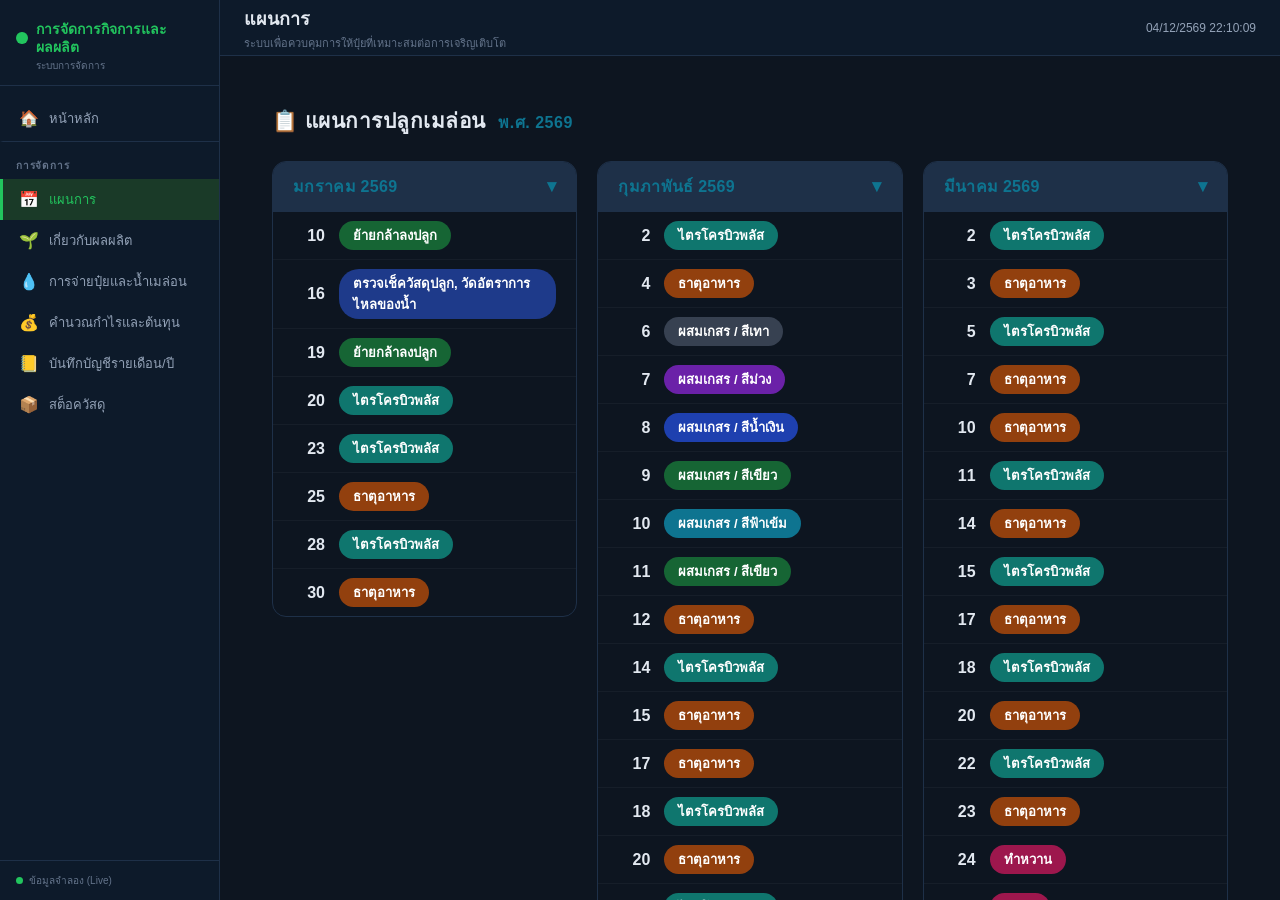
<file: lastapp/manage/index.html>
<!DOCTYPE html>
<html lang="th">
<head>
  <meta charset="UTF-8" />
  <meta name="viewport" content="width=device-width, initial-scale=1.0" />
  <title>การจัดการกิจการและผลผลิต</title>
  <style>
    *, *::before, *::after { box-sizing: border-box; margin: 0; padding: 0; }

    :root {
      --bg: #0d1520;
      --sidebar-bg: #0d1a2a;
      --card-bg: #111e2e;
      --card-border: #1e3048;
      --input-bg: #0a1624;
      --input-border: #1e3a5f;
      --text: #e2e8f0;
      --text-muted: #64748b;
      --text-dim: #94a3b8;
      --accent-green: #22c55e;
      --active-bg: #1a3a28;
      --active-border: #22c55e;
      --section-text: #64748b;
      --today-bg: #0d9488;
      --event-cyan: #0e7490;
      --event-gray: #374151;
      --event-orange: #92400e;
      --event-purple: #6b21a8;
      --event-gold: #78350f;
      --event-red: #991b1b;
    }

    body {
      font-family: 'Segoe UI', Tahoma, sans-serif;
      background: var(--bg);
      color: var(--text);
      display: flex;
      height: 100vh;
      overflow: hidden;
    }

    /* ── SIDEBAR ── */
    .sidebar {
      width: 220px;
      min-width: 220px;
      background: var(--sidebar-bg);
      display: flex;
      flex-direction: column;
      border-right: 1px solid var(--card-border);
      overflow-y: auto;
    }

    .sidebar-logo {
      padding: 20px 16px 12px;
      border-bottom: 1px solid var(--card-border);
    }

    .logo-dot {
      display: inline-block;
      width: 12px; height: 12px;
      background: var(--accent-green);
      border-radius: 50%;
      margin-right: 8px;
    }

    .logo-title {
      font-size: 14px;
      font-weight: 700;
      color: var(--accent-green);
      line-height: 1.3;
    }

    .logo-sub {
      font-size: 10px;
      color: var(--text-muted);
      margin-top: 2px;
      padding-left: 20px;
    }

    .sidebar-nav { flex: 1; padding: 12px 0; }

    .section-header {
      font-size: 10px;
      font-weight: 600;
      letter-spacing: 0.08em;
      color: var(--section-text);
      text-transform: uppercase;
      padding: 10px 16px 6px;
      user-select: none;
    }

    .nav-item {
      display: flex;
      align-items: center;
      gap: 10px;
      padding: 10px 16px;
      cursor: pointer;
      border-radius: 0;
      transition: background 0.15s;
      font-size: 13px;
      color: var(--text-dim);
      border-left: 3px solid transparent;
      user-select: none;
    }

    .nav-item:hover { background: rgba(255,255,255,0.04); color: var(--text); }

    .nav-item.active {
      background: var(--active-bg);
      color: var(--accent-green);
      border-left-color: var(--active-border);
    }

    .nav-icon { font-size: 16px; width: 20px; text-align: center; }

    .sidebar-footer {
      padding: 12px 16px;
      border-top: 1px solid var(--card-border);
      font-size: 10px;
      color: var(--text-muted);
      display: flex;
      align-items: center;
      gap: 6px;
    }

    .live-dot {
      width: 7px; height: 7px;
      background: var(--accent-green);
      border-radius: 50%;
      animation: pulse 2s infinite;
    }

    @keyframes pulse {
      0%, 100% { opacity: 1; }
      50% { opacity: 0.4; }
    }

    /* ── MAIN ── */
    .main {
      flex: 1;
      display: flex;
      flex-direction: column;
      overflow: hidden;
    }

    .topbar {
      display: flex;
      align-items: center;
      justify-content: space-between;
      padding: 0 24px;
      height: 56px;
      border-bottom: 1px solid var(--card-border);
      background: var(--sidebar-bg);
      flex-shrink: 0;
    }

    .topbar-title { font-size: 18px; font-weight: 600; }
    .topbar-sub { font-size: 11px; color: var(--text-muted); margin-top: 1px; }

    .topbar-right {
      display: flex;
      align-items: center;
      gap: 16px;
      font-size: 12px;
      color: var(--text-dim);
    }

    .page { flex: 1; overflow-y: auto; padding: 24px; display: none; }
    .page.active { display: block; }

    /* ── CALENDAR ── */
    .cal-header {
      display: flex;
      align-items: center;
      justify-content: space-between;
      margin-bottom: 20px;
    }

    .cal-nav-btn {
      background: var(--card-bg);
      border: 1px solid var(--card-border);
      color: var(--text);
      padding: 7px 16px;
      border-radius: 6px;
      cursor: pointer;
      font-size: 13px;
      transition: background 0.15s;
    }

    .cal-nav-btn:hover { background: var(--card-border); }

    .cal-month-title {
      font-size: 20px;
      font-weight: 700;
      color: var(--text);
    }

    .cal-grid-wrap {
      background: var(--card-bg);
      border: 1px solid var(--card-border);
      border-radius: 10px;
      overflow: hidden;
    }

    .cal-day-headers {
      display: grid;
      grid-template-columns: repeat(7, 1fr);
      border-bottom: 1px solid var(--card-border);
    }

    .cal-day-header {
      padding: 10px 0;
      text-align: center;
      font-size: 12px;
      font-weight: 600;
      color: var(--text-muted);
    }

    .cal-days {
      display: grid;
      grid-template-columns: repeat(7, 1fr);
    }

    .cal-cell {
      min-height: 100px;
      border-right: 1px solid var(--card-border);
      border-bottom: 1px solid var(--card-border);
      padding: 8px;
      vertical-align: top;
      position: relative;
    }

    .cal-cell:nth-child(7n) { border-right: none; }

    .cal-cell.empty { background: rgba(0,0,0,0.1); }

    .cal-date {
      font-size: 13px;
      font-weight: 600;
      color: var(--text-dim);
      margin-bottom: 6px;
      width: 26px; height: 26px;
      display: flex;
      align-items: center;
      justify-content: center;
      border-radius: 50%;
    }

    .cal-date.today {
      background: var(--today-bg);
      color: #fff;
    }

    .cal-events { display: flex; flex-direction: column; gap: 3px; }

    .cal-event {
      font-size: 10px;
      padding: 3px 6px;
      border-radius: 4px;
      white-space: nowrap;
      overflow: hidden;
      text-overflow: ellipsis;
      cursor: pointer;
      transition: opacity 0.15s;
    }

    .cal-event:hover { opacity: 0.8; }

    .ev-cyan    { background: var(--event-cyan);   color: #a5f3fc; }
    .ev-gray    { background: var(--event-gray);   color: #d1d5db; }
    .ev-orange  { background: var(--event-orange); color: #fcd34d; }
    .ev-purple  { background: var(--event-purple); color: #e9d5ff; }
    .ev-gold    { background: var(--event-gold);   color: #fde68a; }
    .ev-red     { background: var(--event-red);    color: #fca5a5; }

    /* ── ADD EVENT MODAL ── */
    .modal-overlay {
      position: fixed; inset: 0;
      background: rgba(0,0,0,0.6);
      display: none;
      align-items: center;
      justify-content: center;
      z-index: 100;
    }

    .modal-overlay.open { display: flex; }

    .modal {
      background: #152030;
      border: 1px solid var(--card-border);
      border-radius: 12px;
      padding: 24px;
      width: 380px;
      max-width: 95vw;
    }

    .modal h3 { font-size: 15px; margin-bottom: 16px; }

    .form-row { margin-bottom: 14px; }

    .form-label {
      font-size: 11px;
      color: var(--text-muted);
      margin-bottom: 5px;
      display: block;
    }

    .form-input {
      width: 100%;
      background: var(--input-bg);
      border: 1px solid var(--input-border);
      color: var(--text);
      padding: 8px 10px;
      border-radius: 6px;
      font-size: 13px;
      outline: none;
    }

    .form-input:focus { border-color: var(--accent-green); }

    .color-select { display: flex; gap: 8px; flex-wrap: wrap; margin-top: 6px; }

    .color-chip {
      width: 28px; height: 28px;
      border-radius: 50%;
      cursor: pointer;
      border: 2px solid transparent;
      transition: border-color 0.15s, transform 0.15s;
    }

    .color-chip:hover { transform: scale(1.1); }
    .color-chip.selected { border-color: #fff; }

    .modal-actions { display: flex; gap: 10px; margin-top: 18px; justify-content: flex-end; }

    .btn {
      padding: 8px 18px;
      border-radius: 6px;
      border: none;
      cursor: pointer;
      font-size: 13px;
      font-weight: 600;
      transition: opacity 0.15s;
    }

    .btn:hover { opacity: 0.85; }
    .btn-primary { background: var(--accent-green); color: #000; }
    .btn-secondary { background: var(--card-border); color: var(--text); }
    .btn-danger { background: var(--event-red); color: #fca5a5; }

    /* ── GROWTH ── */
    .zones-grid {
      display: grid;
      grid-template-columns: repeat(2, 1fr);
      gap: 16px;
    }

    @media (max-width: 900px) {
      .zones-grid { grid-template-columns: 1fr; }
    }

    .zone-card {
      background: var(--card-bg);
      border: 1px solid var(--card-border);
      border-radius: 10px;
      padding: 18px;
    }

    .zone-card-header {
      display: flex;
      align-items: center;
      gap: 10px;
      margin-bottom: 14px;
    }

    .zone-badge {
      font-size: 10px;
      font-weight: 700;
      background: #1e3a5f;
      color: #60a5fa;
      padding: 3px 8px;
      border-radius: 4px;
    }

    .zone-name { font-size: 15px; font-weight: 600; }

    .zone-product-input {
      width: 100%;
      background: var(--input-bg);
      border: 1px solid var(--input-border);
      border-radius: 6px;
      padding: 9px 12px;
      color: var(--text);
      font-size: 13px;
      margin-bottom: 14px;
      outline: none;
    }

    .zone-product-input::placeholder { color: #475569; }
    .zone-product-input:focus { border-color: #2563eb; }

    .zone-product-icon {
      display: flex;
      align-items: center;
      gap: 8px;
      margin-bottom: 8px;
      color: var(--text-dim);
      font-size: 13px;
    }

    .zone-fields { display: flex; gap: 12px; flex-wrap: wrap; }

    .zone-field { flex: 1; min-width: 120px; }

    .zone-field-label {
      font-size: 11px;
      color: var(--text-muted);
      margin-bottom: 4px;
      display: flex;
      align-items: center;
      gap: 5px;
    }

    .zone-field-label .icon { font-size: 12px; }

    .zone-date-input {
      width: 100%;
      background: var(--input-bg);
      border: 1px solid var(--input-border);
      color: var(--text);
      padding: 7px 10px;
      border-radius: 6px;
      font-size: 12px;
      outline: none;
    }

    .zone-date-input:focus { border-color: #2563eb; }
    .zone-date-input::-webkit-calendar-picker-indicator { filter: invert(0.5); }

    .zone-count-wrap { display: flex; align-items: center; }

    .zone-count-btn {
      width: 28px; height: 32px;
      background: var(--card-border);
      border: none;
      color: var(--text);
      cursor: pointer;
      font-size: 16px;
      display: flex;
      align-items: center;
      justify-content: center;
      transition: background 0.15s;
      flex-shrink: 0;
    }

    .zone-count-btn:first-child { border-radius: 6px 0 0 6px; }
    .zone-count-btn:last-child  { border-radius: 0 6px 6px 0; }
    .zone-count-btn:hover { background: #2d4a6a; }

    .zone-count-input {
      flex: 1;
      background: var(--input-bg);
      border: 1px solid var(--input-border);
      border-left: none; border-right: none;
      color: var(--text);
      text-align: center;
      padding: 5px 4px;
      font-size: 13px;
      height: 32px;
      outline: none;
      min-width: 0;
    }

    .zone-save-btn {
      margin-top: 14px;
      width: 100%;
      background: #1e3a5f;
      border: 1px solid #2563eb;
      color: #60a5fa;
      padding: 8px;
      border-radius: 6px;
      cursor: pointer;
      font-size: 12px;
      font-weight: 600;
      transition: background 0.15s;
    }

    .zone-save-btn:hover { background: #263e5e; }

    .save-toast {
      position: fixed;
      bottom: 24px; right: 24px;
      background: var(--accent-green);
      color: #000;
      padding: 10px 20px;
      border-radius: 8px;
      font-size: 13px;
      font-weight: 600;
      opacity: 0;
      transform: translateY(10px);
      transition: all 0.3s;
      pointer-events: none;
      z-index: 200;
    }

    .save-toast.show { opacity: 1; transform: translateY(0); }

    /* scrollbar */
    ::-webkit-scrollbar { width: 6px; }
    ::-webkit-scrollbar-track { background: transparent; }
    ::-webkit-scrollbar-thumb { background: #1e3a5f; border-radius: 3px; }

    /* ── Hamburger button ── */
    .menu-toggle {
      display: none;
      background: none;
      border: 1px solid var(--card-border);
      color: var(--text-muted);
      font-size: 18px;
      cursor: pointer;
      padding: 5px 9px;
      border-radius: 6px;
      flex-shrink: 0;
    }

    /* ── Mobile sidebar backdrop ── */
    .sidebar-backdrop {
      display: none;
      position: fixed;
      inset: 0;
      z-index: 800;
      background: rgba(0,0,0,.55);
      opacity: 0;
      pointer-events: none;
      transition: opacity 0.25s ease;
    }
    .sidebar-backdrop.show { opacity: 1; pointer-events: auto; }

    /* ── Mobile responsive ── */
    @media (max-width: 640px) {
      body { height: auto; overflow: auto; }

      .sidebar {
        position: fixed;
        top: 0; left: 0; bottom: 0;
        z-index: 900;
        width: 220px !important;
        transform: translateX(-100%);
        transition: transform 0.25s ease;
        box-shadow: 4px 0 24px rgba(0,0,0,.55);
        overflow-y: auto;
      }
      .sidebar.open { transform: translateX(0); }

      .sidebar-backdrop { display: block; }

      .main { width: 100%; min-height: 100vh; overflow: auto; }
      .main > .page { overflow: visible; }

      .menu-toggle { display: block; }

      .topbar-sub { display: none; }
      .topbar { padding: 0 14px; }
    }
    @media (max-width: 900px) {
      #page-calendar .plan-grid { grid-template-columns: repeat(2,1fr) !important; }
    }
    @media (max-width: 580px) {
      #page-calendar .plan-grid { grid-template-columns: 1fr !important; }
    }

    /* ─── Plan Schedule Styles ─── */
    .plan-month-card {
      background: var(--card);
      border: 1px solid var(--card-border);
      border-radius: 14px;
      overflow: hidden;
    }
    .plan-month-header {
      background: var(--card-border);
      padding: 12px 20px;
      font-size: 1rem;
      font-weight: 700;
      color: var(--accent, #0e7490);
      letter-spacing: 0.3px;
      border-bottom: 1px solid var(--card-border);
    }
    .plan-rows {
      display: flex;
      flex-direction: column;
    }
    .plan-row {
      display: flex;
      align-items: center;
      gap: 14px;
      padding: 9px 20px;
      border-bottom: 1px solid rgba(255,255,255,0.04);
    }
    .plan-row:last-child { border-bottom: none; }
    .plan-row:hover { background: rgba(255,255,255,0.03); }
    .plan-day {
      min-width: 32px;
      font-size: 1rem;
      font-weight: 700;
      color: var(--text);
      text-align: right;
    }
    .plan-tag {
      display: inline-block;
      padding: 4px 14px;
      border-radius: 20px;
      font-size: 0.82rem;
      font-weight: 600;
      color: #fff;
    }
    .tag-plant   { background: #166534; }
    .tag-check   { background: #1e3a8a; }
    .tag-tri     { background: #0f766e; }
    .tag-nut     { background: #92400e; }
    .tag-pol     { background: #374151; }
    .tag-sweet   { background: #9d174d; }
    .tag-harvest { background: #78350f; color: #fde68a; }
  </style>
</head>
<body>

<!-- Mobile backdrop -->
<div class="sidebar-backdrop" id="sidebarBackdrop" onclick="closeSidebar()"></div>

<!-- SIDEBAR -->
<aside class="sidebar" id="sidebar">
  <div class="sidebar-logo">
    <div style="display:flex;align-items:center;">
      <span class="logo-dot"></span>
      <span class="logo-title">การจัดการกิจการและผลผลิต</span>
    </div>
    <div class="logo-sub">ระบบการจัดการ</div>
  </div>

  <nav class="sidebar-nav">
    <div class="nav-item" onclick="window.location.href='../realapp/index.html'" style="border-bottom:1px solid var(--card-border);margin-bottom:6px;padding-bottom:12px;cursor:pointer">
      <span class="nav-icon">🏠</span>
      <span>หน้าหลัก</span>
    </div>
    <div class="section-header">การจัดการ</div>

    <div class="nav-item active" data-page="calendar" onclick="switchPage('calendar')">
      <span class="nav-icon">📅</span>
      <span>แผนการ</span>
    </div>

    <div class="nav-item" data-page="growth" onclick="switchPage('growth')">
      <span class="nav-icon">🌱</span>
      <span>เกี่ยวกับผลผลิต</span>
    </div>

    <div class="nav-item" data-page="fertilizer" onclick="switchPage('fertilizer')">
      <span class="nav-icon">💧</span>
      <span>การจ่ายปุ๋ยและน้ำเมล่อน</span>
    </div>

    <div class="nav-item" data-page="profit" onclick="switchPage('profit')">
      <span class="nav-icon">💰</span>
      <span>คำนวณกำไรและต้นทุน</span>
    </div>

    <div class="nav-item" data-page="ledger" onclick="switchPage('ledger')">
      <span class="nav-icon">📒</span>
      <span>บันทึกบัญชีรายเดือน/ปี</span>
    </div>

    <div class="nav-item" data-page="stock" onclick="switchPage('stock')">
      <span class="nav-icon">📦</span>
      <span>สต็อควัสดุ</span>
    </div>
  </nav>

  <div class="sidebar-footer">
    <div class="live-dot"></div>
    <span>ข้อมูลจำลอง (Live)</span>
  </div>
</aside>

<!-- MAIN -->
<div class="main">
  <div class="topbar">
    <button class="menu-toggle" id="menuToggle" onclick="toggleSidebar()">☰</button>
    <div>
      <div class="topbar-title" id="topbar-title">แผนการ</div>
      <div class="topbar-sub">ระบบเพื่อควบคุมการให้ปุ๋ยที่เหมาะสมต่อการเจริญเติบโต</div>
    </div>
    <div class="topbar-right">
      <span id="clock"></span>
    </div>
  </div>

  <!-- CALENDAR PAGE -->
  <div class="page active" id="page-calendar">
    <div style="padding:24px 28px; max-width:1200px;">

      <!-- ปี -->
      <div style="font-size:1.3rem; font-weight:800; color:var(--text); margin-bottom:24px; letter-spacing:0.5px;">
        📋 แผนการปลูกเมล่อน &nbsp;<span style="color:var(--accent,#0e7490); font-size:1rem; font-weight:600;">พ.ศ. 2569</span>
      </div>

      <!-- wrapper เดือน -->
      <div class="plan-grid" style="display:grid; grid-template-columns:repeat(3,1fr); gap:20px; align-items:start;">

        <!-- ─── มกราคม ─── -->
        <div class="plan-month-card">
          <div class="plan-month-header">มกราคม 2569</div>
          <div class="plan-rows">
            <div class="plan-row"><span class="plan-day">10</span><span class="plan-tag tag-plant">ย้ายกล้าลงปลูก</span></div>
            <div class="plan-row"><span class="plan-day">16</span><span class="plan-tag tag-check">ตรวจเช็ควัสดุปลูก, วัดอัตราการไหลของน้ำ</span></div>
            <div class="plan-row"><span class="plan-day">19</span><span class="plan-tag tag-plant">ย้ายกล้าลงปลูก</span></div>
            <div class="plan-row"><span class="plan-day">20</span><span class="plan-tag tag-tri">ไตรโครบิวพลัส</span></div>
            <div class="plan-row"><span class="plan-day">23</span><span class="plan-tag tag-tri">ไตรโครบิวพลัส</span></div>
            <div class="plan-row"><span class="plan-day">25</span><span class="plan-tag tag-nut">ธาตุอาหาร</span></div>
            <div class="plan-row"><span class="plan-day">28</span><span class="plan-tag tag-tri">ไตรโครบิวพลัส</span></div>
            <div class="plan-row"><span class="plan-day">30</span><span class="plan-tag tag-nut">ธาตุอาหาร</span></div>
          </div>
        </div>

        <!-- ─── กุมภาพันธ์ ─── -->
        <div class="plan-month-card">
          <div class="plan-month-header">กุมภาพันธ์ 2569</div>
          <div class="plan-rows">
            <div class="plan-row"><span class="plan-day">2</span><span class="plan-tag tag-tri">ไตรโครบิวพลัส</span></div>
            <div class="plan-row"><span class="plan-day">4</span><span class="plan-tag tag-nut">ธาตุอาหาร</span></div>
            <div class="plan-row"><span class="plan-day">6</span><span class="plan-tag tag-pol" style="background:#374151;">ผสมเกสร / สีเทา</span></div>
            <div class="plan-row"><span class="plan-day">7</span><span class="plan-tag tag-pol" style="background:#6b21a8;">ผสมเกสร / สีม่วง</span></div>
            <div class="plan-row"><span class="plan-day">8</span><span class="plan-tag tag-pol" style="background:#1e40af;">ผสมเกสร / สีน้ำเงิน</span></div>
            <div class="plan-row"><span class="plan-day">9</span><span class="plan-tag tag-pol" style="background:#166534;">ผสมเกสร / สีเขียว</span></div>
            <div class="plan-row"><span class="plan-day">10</span><span class="plan-tag tag-pol" style="background:#0e7490;">ผสมเกสร / สีฟ้าเข้ม</span></div>
            <div class="plan-row"><span class="plan-day">11</span><span class="plan-tag tag-pol" style="background:#166534;">ผสมเกสร / สีเขียว</span></div>
            <div class="plan-row"><span class="plan-day">12</span><span class="plan-tag tag-nut">ธาตุอาหาร</span></div>
            <div class="plan-row"><span class="plan-day">14</span><span class="plan-tag tag-tri">ไตรโครบิวพลัส</span></div>
            <div class="plan-row"><span class="plan-day">15</span><span class="plan-tag tag-nut">ธาตุอาหาร</span></div>
            <div class="plan-row"><span class="plan-day">17</span><span class="plan-tag tag-nut">ธาตุอาหาร</span></div>
            <div class="plan-row"><span class="plan-day">18</span><span class="plan-tag tag-tri">ไตรโครบิวพลัส</span></div>
            <div class="plan-row"><span class="plan-day">20</span><span class="plan-tag tag-nut">ธาตุอาหาร</span></div>
            <div class="plan-row"><span class="plan-day">22</span><span class="plan-tag tag-tri">ไตรโครบิวพลัส</span></div>
            <div class="plan-row"><span class="plan-day">23</span><span class="plan-tag tag-nut">ธาตุอาหาร</span></div>
            <div class="plan-row"><span class="plan-day">26</span><span class="plan-tag tag-tri">ไตรโครบิวพลัส</span></div>
            <div class="plan-row"><span class="plan-day">27</span><span class="plan-tag tag-nut">ธาตุอาหาร</span></div>
          </div>
        </div>

        <!-- ─── มีนาคม ─── -->
        <div class="plan-month-card">
          <div class="plan-month-header">มีนาคม 2569</div>
          <div class="plan-rows">
            <div class="plan-row"><span class="plan-day">2</span><span class="plan-tag tag-tri">ไตรโครบิวพลัส</span></div>
            <div class="plan-row"><span class="plan-day">3</span><span class="plan-tag tag-nut">ธาตุอาหาร</span></div>
            <div class="plan-row"><span class="plan-day">5</span><span class="plan-tag tag-tri">ไตรโครบิวพลัส</span></div>
            <div class="plan-row"><span class="plan-day">7</span><span class="plan-tag tag-nut">ธาตุอาหาร</span></div>
            <div class="plan-row"><span class="plan-day">10</span><span class="plan-tag tag-nut">ธาตุอาหาร</span></div>
            <div class="plan-row"><span class="plan-day">11</span><span class="plan-tag tag-tri">ไตรโครบิวพลัส</span></div>
            <div class="plan-row"><span class="plan-day">14</span><span class="plan-tag tag-nut">ธาตุอาหาร</span></div>
            <div class="plan-row"><span class="plan-day">15</span><span class="plan-tag tag-tri">ไตรโครบิวพลัส</span></div>
            <div class="plan-row"><span class="plan-day">17</span><span class="plan-tag tag-nut">ธาตุอาหาร</span></div>
            <div class="plan-row"><span class="plan-day">18</span><span class="plan-tag tag-tri">ไตรโครบิวพลัส</span></div>
            <div class="plan-row"><span class="plan-day">20</span><span class="plan-tag tag-nut">ธาตุอาหาร</span></div>
            <div class="plan-row"><span class="plan-day">22</span><span class="plan-tag tag-tri">ไตรโครบิวพลัส</span></div>
            <div class="plan-row"><span class="plan-day">23</span><span class="plan-tag tag-nut">ธาตุอาหาร</span></div>
            <div class="plan-row"><span class="plan-day">24</span><span class="plan-tag tag-sweet">ทำหวาน</span></div>
            <div class="plan-row"><span class="plan-day">25</span><span class="plan-tag tag-sweet">หวาน</span></div>
            <div class="plan-row"><span class="plan-day">26</span><span class="plan-tag tag-sweet">หวาน</span></div>
            <div class="plan-row"><span class="plan-day">27</span><span class="plan-tag tag-sweet">หวาน</span></div>
            <div class="plan-row"><span class="plan-day">28</span><span class="plan-tag tag-sweet">หวาน</span></div>
            <div class="plan-row"><span class="plan-day">29</span><span class="plan-tag tag-harvest">เก็บเกี่ยว</span></div>
            <div class="plan-row"><span class="plan-day">30</span><span class="plan-tag tag-harvest">เก็บเกี่ยว</span></div>
            <div class="plan-row"><span class="plan-day">31</span><span class="plan-tag tag-harvest">เก็บเกี่ยว</span></div>
          </div>
        </div>

        <!-- ─── เมษายน ─── -->
        <div class="plan-month-card">
          <div class="plan-month-header">เมษายน 2569</div>
          <div class="plan-rows">
            <div class="plan-row"><span class="plan-day">13</span><span class="plan-tag tag-check" style="background:#0f4c75;">แช่เมล็ดพันธุ์</span></div>
            <div class="plan-row"><span class="plan-day">16</span><span class="plan-tag tag-plant">ย้ายกล้าลงถาดเพาะ</span></div>
            <div class="plan-row"><span class="plan-day">22</span><span class="plan-tag tag-check">ตรวจเช็ควัสดุปลูก, วัดอัตราการไหลของน้ำ</span></div>
            <div class="plan-row"><span class="plan-day">23</span><span class="plan-tag tag-plant">ย้ายกล้าลงปลูก</span></div>
            <div class="plan-row"><span class="plan-day">26</span><span class="plan-tag tag-tri">ไตรโครบิวพลัส</span></div>
            <div class="plan-row"><span class="plan-day">28</span><span class="plan-tag tag-nut">ธาตุอาหาร</span></div>
          </div>
        </div>

        <!-- ─── พฤษภาคม ─── -->
        <div class="plan-month-card">
          <div class="plan-month-header">พฤษภาคม 2569</div>
          <div class="plan-rows">
            <div class="plan-row"><span class="plan-day">6</span><span class="plan-tag tag-check" style="background:#0f4c75;">แช่เมล็ดพันธุ์</span></div>
            <div class="plan-row"><span class="plan-day">9</span><span class="plan-tag tag-plant">ย้ายกล้าลงถาดเพาะ</span></div>
            <div class="plan-row"><span class="plan-day">15</span><span class="plan-tag tag-check">ตรวจเช็ควัสดุปลูก, วัดอัตราการไหลของน้ำ</span></div>
            <div class="plan-row"><span class="plan-day">16</span><span class="plan-tag tag-plant">ย้ายกล้าลงปลูก</span></div>
            <div class="plan-row"><span class="plan-day">19</span><span class="plan-tag tag-tri">ไตรโครบิวพลัส</span></div>
            <div class="plan-row"><span class="plan-day">21</span><span class="plan-tag tag-nut">ธาตุอาหาร</span></div>
            <div class="plan-row"><span class="plan-day">24</span><span class="plan-tag tag-tri">ไตรโครบิวพลัส</span></div>
            <div class="plan-row"><span class="plan-day">26</span><span class="plan-tag tag-nut">ธาตุอาหาร</span></div>
            <div class="plan-row"><span class="plan-day">28</span><span class="plan-tag tag-tri">ไตรโครบิวพลัส</span></div>
            <div class="plan-row"><span class="plan-day">30</span><span class="plan-tag tag-nut">ธาตุอาหาร</span></div>
          </div>
        </div>

      </div><!-- end wrapper -->
    </div>
  </div>

  <!-- GROWTH PAGE -->
  <div class="page" id="page-growth">
    <div class="zones-grid" id="zones-grid"></div>
  </div>

  <!-- PROFIT PAGE -->
  <div class="page" id="page-profit">
    <div style="padding:24px; max-width:860px; display:flex; flex-direction:column; gap:20px;">

      <div style="font-size:1.05rem; font-weight:700; color:var(--text); border-bottom:2px solid var(--card-border); padding-bottom:10px;">
        💰 คำนวณกำไรและต้นทุนผลผลิต — 1 ล็อต
      </div>

      <div style="display:grid; grid-template-columns:1fr 1fr; gap:16px;">

        <!-- ── บล็อก 1: ข้อมูลต้น ── -->
        <div style="background:var(--card-bg); border:1px solid var(--card-border); border-radius:12px; padding:20px; display:flex; flex-direction:column; gap:14px;">
          <div style="font-size:0.9rem; font-weight:700; color:#4ade80; border-bottom:1px solid var(--card-border); padding-bottom:8px;">🌱 ข้อมูลการปลูก</div>

          <div style="display:flex; flex-direction:column; gap:10px;">
            <label style="font-size:0.82rem; color:var(--text-muted);">จำนวนต้นที่ปลูก (ต้น)</label>
            <input type="number" id="p-planted" value="120" min="0" oninput="calcProfit()"
              style="background:var(--input-bg); border:1px solid var(--input-border); color:var(--text); border-radius:8px; padding:9px 12px; font-size:0.95rem; width:100%;" />
          </div>
          <div style="display:flex; flex-direction:column; gap:10px;">
            <label style="font-size:0.82rem; color:var(--text-muted);">จำนวนต้นที่ตาย (ต้น)</label>
            <input type="number" id="p-dead" value="0" min="0" oninput="calcProfit()"
              style="background:var(--input-bg); border:1px solid var(--input-border); color:var(--text); border-radius:8px; padding:9px 12px; font-size:0.95rem; width:100%;" />
          </div>
          <div style="background:rgba(34,197,94,0.08); border:1px solid rgba(34,197,94,0.25); border-radius:8px; padding:10px 14px; display:flex; justify-content:space-between; align-items:center;">
            <span style="font-size:0.82rem; color:var(--text-muted);">ต้นที่รอด</span>
            <span id="p-survived" style="font-size:1.05rem; font-weight:700; color:#4ade80;">120 ต้น</span>
          </div>
          <div style="display:flex; flex-direction:column; gap:6px;">
            <label style="font-size:0.82rem; color:var(--text-muted);">น้ำหนักเฉลี่ยต่อผล (kg)</label>
            <input type="number" id="p-weight" value="2.5" min="0" step="0.1" oninput="calcProfit()"
              style="background:var(--input-bg); border:1px solid var(--input-border); color:var(--text); border-radius:8px; padding:9px 12px; font-size:0.95rem; width:100%;" />
          </div>
          <div style="display:flex; flex-direction:column; gap:6px;">
            <label style="font-size:0.82rem; color:var(--text-muted);">จำนวนผลต่อต้น (ผล)</label>
            <input type="number" id="p-fruits" value="1" min="0" step="0.5" oninput="calcProfit()"
              style="background:var(--input-bg); border:1px solid var(--input-border); color:var(--text); border-radius:8px; padding:9px 12px; font-size:0.95rem; width:100%;" />
          </div>
        </div>

        <!-- ── บล็อก 2: ต้นทุน ── -->
        <div style="background:var(--card-bg); border:1px solid var(--card-border); border-radius:12px; padding:20px; display:flex; flex-direction:column; gap:12px;">
          <div style="font-size:0.9rem; font-weight:700; color:#f97316; border-bottom:1px solid var(--card-border); padding-bottom:8px;">🧾 ต้นทุน (บาท)</div>

          <div style="display:flex; flex-direction:column; gap:6px;"><label style="font-size:0.82rem; color:var(--text-muted);">ค่าพันธุ์ / กล้า</label>
            <input type="number" id="c-seed" value="0" min="0" oninput="calcProfit()"
              style="background:var(--input-bg); border:1px solid var(--input-border); color:var(--text); border-radius:8px; padding:9px 12px; font-size:0.95rem; width:100%;" /></div>

          <div style="display:flex; flex-direction:column; gap:6px;"><label style="font-size:0.82rem; color:var(--text-muted);">ค่าปุ๋ยและสารละลาย</label>
            <input type="number" id="c-fert" value="0" min="0" oninput="calcProfit()"
              style="background:var(--input-bg); border:1px solid var(--input-border); color:var(--text); border-radius:8px; padding:9px 12px; font-size:0.95rem; width:100%;" /></div>

          <div style="display:flex; flex-direction:column; gap:6px;"><label style="font-size:0.82rem; color:var(--text-muted);">ค่าน้ำ / ไฟฟ้า</label>
            <input type="number" id="c-util" value="0" min="0" oninput="calcProfit()"
              style="background:var(--input-bg); border:1px solid var(--input-border); color:var(--text); border-radius:8px; padding:9px 12px; font-size:0.95rem; width:100%;" /></div>

          <div style="display:flex; flex-direction:column; gap:6px;"><label style="font-size:0.82rem; color:var(--text-muted);">ค่าแรงงาน</label>
            <input type="number" id="c-labor" value="0" min="0" oninput="calcProfit()"
              style="background:var(--input-bg); border:1px solid var(--input-border); color:var(--text); border-radius:8px; padding:9px 12px; font-size:0.95rem; width:100%;" /></div>

          <div style="display:flex; flex-direction:column; gap:6px;"><label style="font-size:0.82rem; color:var(--text-muted);">ค่าใช้จ่ายอื่นๆ</label>
            <input type="number" id="c-other" value="0" min="0" oninput="calcProfit()"
              style="background:var(--input-bg); border:1px solid var(--input-border); color:var(--text); border-radius:8px; padding:9px 12px; font-size:0.95rem; width:100%;" /></div>

          <div style="background:rgba(249,115,22,0.08); border:1px solid rgba(249,115,22,0.3); border-radius:8px; padding:10px 14px; display:flex; justify-content:space-between; align-items:center;">
            <span style="font-size:0.82rem; color:var(--text-muted);">ต้นทุนรวม</span>
            <span id="p-total-cost" style="font-size:1.05rem; font-weight:700; color:#f97316;">0 บาท</span>
          </div>
        </div>

        <!-- ── บล็อก 3: ราคาขาย ── -->
        <div style="background:var(--card-bg); border:1px solid var(--card-border); border-radius:12px; padding:20px; display:flex; flex-direction:column; gap:14px;">
          <div style="font-size:0.9rem; font-weight:700; color:#38bdf8; border-bottom:1px solid var(--card-border); padding-bottom:8px;">💵 ราคาขาย</div>

          <div style="display:flex; flex-direction:column; gap:6px;"><label style="font-size:0.82rem; color:var(--text-muted);">ราคาขายต่อ kg (บาท)</label>
            <input type="number" id="p-price-kg" value="80" min="0" oninput="calcProfit()"
              style="background:var(--input-bg); border:1px solid var(--input-border); color:var(--text); border-radius:8px; padding:9px 12px; font-size:0.95rem; width:100%;" /></div>

          <div style="background:rgba(56,189,248,0.08); border:1px solid rgba(56,189,248,0.25); border-radius:8px; padding:12px 14px; display:flex; flex-direction:column; gap:6px;">
            <div style="display:flex; justify-content:space-between;"><span style="font-size:0.82rem; color:var(--text-muted);">น้ำหนักผลผลิตรวม</span><span id="p-total-kg" style="font-weight:600; color:#38bdf8;">0 kg</span></div>
            <div style="display:flex; justify-content:space-between;"><span style="font-size:0.82rem; color:var(--text-muted);">จำนวนผลรวม</span><span id="p-total-fruits" style="font-weight:600; color:#38bdf8;">0 ผล</span></div>
          </div>
        </div>

        <!-- ── บล็อก 4: สรุปผล ── -->
        <div style="background:var(--card-bg); border:1px solid var(--card-border); border-radius:12px; padding:20px; display:flex; flex-direction:column; gap:14px;">
          <div style="font-size:0.9rem; font-weight:700; color:#a78bfa; border-bottom:1px solid var(--card-border); padding-bottom:8px;">📊 สรุปผลการคำนวณ</div>

          <div style="display:flex; flex-direction:column; gap:10px;">
            <div style="display:flex; justify-content:space-between; padding:8px 0; border-bottom:1px solid var(--card-border);">
              <span style="font-size:0.85rem; color:var(--text-muted);">รายได้รวม</span>
              <span id="p-revenue" style="font-weight:700; color:#4ade80;">0 บาท</span>
            </div>
            <div style="display:flex; justify-content:space-between; padding:8px 0; border-bottom:1px solid var(--card-border);">
              <span style="font-size:0.85rem; color:var(--text-muted);">ต้นทุนรวม</span>
              <span id="p-cost-sum" style="font-weight:700; color:#f97316;">0 บาท</span>
            </div>
            <div id="p-profit-box" style="background:rgba(34,197,94,0.1); border:1px solid rgba(34,197,94,0.3); border-radius:10px; padding:14px 16px; display:flex; justify-content:space-between; align-items:center;">
              <span style="font-size:0.9rem; font-weight:600; color:var(--text);">กำไร / ขาดทุน</span>
              <span id="p-profit" style="font-size:1.3rem; font-weight:800; color:#4ade80;">0 บาท</span>
            </div>
            <div style="display:flex; justify-content:space-between; padding:8px 0; border-bottom:1px solid var(--card-border);">
              <span style="font-size:0.85rem; color:var(--text-muted);">กำไรต่อต้น</span>
              <span id="p-profit-per-tree" style="font-weight:700; color:#a78bfa;">0 บาท/ต้น</span>
            </div>
            <div style="display:flex; justify-content:space-between; padding:8px 0;">
              <span style="font-size:0.85rem; color:var(--text-muted);">อัตราตาย</span>
              <span id="p-death-rate" style="font-weight:700; color:#fb923c;">0%</span>
            </div>
          </div>
        </div>
      </div>

      <!-- ปุ่ม -->
      <div style="display:flex; gap:10px; flex-wrap:wrap;">
        <button onclick="saveProfit()"
          style="background:#166534; color:#4ade80; border:1px solid #166534; border-radius:8px; padding:10px 24px; font-size:0.9rem; font-weight:600; cursor:pointer;">
          💾 บันทึก
        </button>
        <button onclick="resetProfit()"
          style="background:var(--card-bg); color:var(--text-muted); border:1px solid var(--card-border); border-radius:8px; padding:10px 24px; font-size:0.9rem; cursor:pointer;">
          🔄 รีเซ็ต
        </button>
        <span id="profit-save-msg" style="display:none; color:#4ade80; font-size:0.85rem; align-self:center;">✔ บันทึกแล้ว</span>
      </div>

    </div>
  </div>

  <!-- LEDGER PAGE -->
  <div class="page" id="page-ledger">
    <div style="padding:24px; display:flex; flex-direction:column; gap:20px; max-width:900px;">

      <div style="font-size:1.05rem; font-weight:700; color:var(--text); border-bottom:2px solid var(--card-border); padding-bottom:10px;">
        📒 บันทึกบัญชีรายเดือน/ปี และเทียบงบการเงิน
      </div>

      <!-- แท็บ -->
      <div style="display:flex; gap:8px; flex-wrap:wrap;">
        <button id="ledger-tab-monthly" onclick="ledgerTab('monthly')"
          style="padding:8px 20px; border-radius:8px; border:1px solid #22c55e; background:#166534; color:#4ade80; font-weight:600; cursor:pointer; font-size:0.85rem;">
          📅 รายเดือน
        </button>
        <button id="ledger-tab-yearly" onclick="ledgerTab('yearly')"
          style="padding:8px 20px; border-radius:8px; border:1px solid var(--card-border); background:var(--card-bg); color:var(--text-muted); font-weight:600; cursor:pointer; font-size:0.85rem;">
          📊 สรุปรายปี
        </button>
        <button id="ledger-tab-compare" onclick="ledgerTab('compare')"
          style="padding:8px 20px; border-radius:8px; border:1px solid var(--card-border); background:var(--card-bg); color:var(--text-muted); font-weight:600; cursor:pointer; font-size:0.85rem;">
          ⚖️ เทียบงบ
        </button>
      </div>

      <!-- ── TAB: รายเดือน ── -->
      <div id="ledger-panel-monthly">
        <!-- เลือกเดือน/ปี -->
        <div style="display:flex; gap:10px; align-items:center; flex-wrap:wrap; margin-bottom:16px;">
          <select id="ledger-month" onchange="renderLedgerMonth()"
            style="background:var(--input-bg); border:1px solid var(--input-border); color:var(--text); padding:8px 12px; border-radius:8px; font-size:0.9rem;">
          </select>
          <select id="ledger-year" onchange="renderLedgerMonth()"
            style="background:var(--input-bg); border:1px solid var(--input-border); color:var(--text); padding:8px 12px; border-radius:8px; font-size:0.9rem;">
          </select>
        </div>

        <div style="display:grid; grid-template-columns:1fr 1fr; gap:16px;">
          <!-- รายรับ -->
          <div style="background:var(--card-bg); border:1px solid var(--card-border); border-radius:12px; padding:16px; display:flex; flex-direction:column; gap:10px;">
            <div style="font-weight:700; color:#4ade80; font-size:0.95rem;">💚 รายรับ (บาท)</div>
            <div style="display:flex; gap:6px; flex-wrap:wrap;">
              <input id="inc-cat" placeholder="หมวด (เช่น ขายเมล่อน)" list="inc-cat-list"
                style="flex:1; min-width:120px; background:var(--input-bg); border:1px solid var(--input-border); color:var(--text); padding:7px 10px; border-radius:7px; font-size:0.85rem;" />
              <datalist id="inc-cat-list">
                <option value="ขายเมล่อน"><option value="ขายเมล็ดพันธุ์"><option value="ขายต้นกล้า"><option value="รายได้อื่น">
              </datalist>
              <input id="inc-amount" type="number" placeholder="จำนวน" min="0"
                style="width:100px; background:var(--input-bg); border:1px solid var(--input-border); color:var(--text); padding:7px 10px; border-radius:7px; font-size:0.85rem;" />
              <input id="inc-note" placeholder="หมายเหตุ"
                style="flex:1; min-width:80px; background:var(--input-bg); border:1px solid var(--input-border); color:var(--text); padding:7px 10px; border-radius:7px; font-size:0.85rem;" />
              <button onclick="addLedgerEntry('income')"
                style="background:#166534; color:#4ade80; border:1px solid #166534; border-radius:7px; padding:7px 14px; font-size:0.85rem; font-weight:600; cursor:pointer;">+ เพิ่ม</button>
            </div>
            <div id="inc-list" style="display:flex; flex-direction:column; gap:5px; max-height:200px; overflow-y:auto;"></div>
            <div style="border-top:1px solid var(--card-border); padding-top:8px; display:flex; justify-content:space-between;">
              <span style="color:var(--text-muted); font-size:0.85rem;">รวมรายรับ</span>
              <span id="inc-total" style="font-weight:800; color:#4ade80; font-size:1rem;">0 บาท</span>
            </div>
          </div>

          <!-- รายจ่าย -->
          <div style="background:var(--card-bg); border:1px solid var(--card-border); border-radius:12px; padding:16px; display:flex; flex-direction:column; gap:10px;">
            <div style="font-weight:700; color:#f87171; font-size:0.95rem;">❤️ รายจ่าย (บาท)</div>
            <div style="display:flex; gap:6px; flex-wrap:wrap;">
              <input id="exp-cat" placeholder="หมวด (เช่น ปุ๋ย, น้ำ)" list="exp-cat-list"
                style="flex:1; min-width:120px; background:var(--input-bg); border:1px solid var(--input-border); color:var(--text); padding:7px 10px; border-radius:7px; font-size:0.85rem;" />
              <datalist id="exp-cat-list">
                <option value="ปุ๋ย"><option value="ค่าไฟ/น้ำ"><option value="เมล็ดพันธุ์"><option value="แรงงาน"><option value="วัสดุ"><option value="ค่าเช่า"><option value="ค่าขนส่ง"><option value="อื่นๆ">
              </datalist>
              <input id="exp-amount" type="number" placeholder="จำนวน" min="0"
                style="width:100px; background:var(--input-bg); border:1px solid var(--input-border); color:var(--text); padding:7px 10px; border-radius:7px; font-size:0.85rem;" />
              <input id="exp-note" placeholder="หมายเหตุ"
                style="flex:1; min-width:80px; background:var(--input-bg); border:1px solid var(--input-border); color:var(--text); padding:7px 10px; border-radius:7px; font-size:0.85rem;" />
              <button onclick="addLedgerEntry('expense')"
                style="background:#7f1d1d; color:#f87171; border:1px solid #7f1d1d; border-radius:7px; padding:7px 14px; font-size:0.85rem; font-weight:600; cursor:pointer;">+ เพิ่ม</button>
            </div>
            <div id="exp-list" style="display:flex; flex-direction:column; gap:5px; max-height:200px; overflow-y:auto;"></div>
            <div style="border-top:1px solid var(--card-border); padding-top:8px; display:flex; justify-content:space-between;">
              <span style="color:var(--text-muted); font-size:0.85rem;">รวมรายจ่าย</span>
              <span id="exp-total" style="font-weight:800; color:#f87171; font-size:1rem;">0 บาท</span>
            </div>
          </div>
        </div>

        <!-- สรุปเดือน -->
        <div id="ledger-monthly-summary" style="background:var(--card-bg); border:1px solid var(--card-border); border-radius:12px; padding:16px; margin-top:4px; display:grid; grid-template-columns:repeat(3,1fr); gap:12px; text-align:center;">
          <div>
            <div style="color:var(--text-muted); font-size:0.8rem; margin-bottom:4px;">รายรับรวม</div>
            <div id="sum-inc" style="font-size:1.2rem; font-weight:800; color:#4ade80;">0 บาท</div>
          </div>
          <div>
            <div style="color:var(--text-muted); font-size:0.8rem; margin-bottom:4px;">รายจ่ายรวม</div>
            <div id="sum-exp" style="font-size:1.2rem; font-weight:800; color:#f87171;">0 บาท</div>
          </div>
          <div id="sum-net-box" style="background:rgba(34,197,94,0.08); border-radius:8px; padding:6px;">
            <div style="color:var(--text-muted); font-size:0.8rem; margin-bottom:4px;">กำไร / ขาดทุน</div>
            <div id="sum-net" style="font-size:1.2rem; font-weight:800; color:#4ade80;">0 บาท</div>
          </div>
        </div>
      </div>

      <!-- ── TAB: สรุปรายปี ── -->
      <div id="ledger-panel-yearly" style="display:none;">
        <div style="display:flex; gap:10px; align-items:center; margin-bottom:16px;">
          <select id="ledger-year2" onchange="renderLedgerYear()"
            style="background:var(--input-bg); border:1px solid var(--input-border); color:var(--text); padding:8px 12px; border-radius:8px; font-size:0.9rem;">
          </select>
        </div>
        <div style="background:var(--card-bg); border:1px solid var(--card-border); border-radius:12px; overflow:auto;">
          <table id="yearly-table" style="width:100%; border-collapse:collapse; font-size:0.85rem; min-width:500px;">
            <thead>
              <tr style="background:var(--card-border);">
                <th style="padding:10px 14px; text-align:left; color:var(--text); font-weight:600;">เดือน</th>
                <th style="padding:10px 14px; text-align:right; color:#4ade80; font-weight:600;">รายรับ</th>
                <th style="padding:10px 14px; text-align:right; color:#f87171; font-weight:600;">รายจ่าย</th>
                <th style="padding:10px 14px; text-align:right; color:#a78bfa; font-weight:600;">กำไร/ขาดทุน</th>
              </tr>
            </thead>
            <tbody id="yearly-tbody"></tbody>
            <tfoot id="yearly-tfoot"></tfoot>
          </table>
        </div>
      </div>

      <!-- ── TAB: เทียบงบ ── -->
      <div id="ledger-panel-compare" style="display:none;">
        <div style="display:flex; gap:10px; align-items:center; flex-wrap:wrap; margin-bottom:16px;">
          <select id="budget-month" onchange="renderBudgetCompare()"
            style="background:var(--input-bg); border:1px solid var(--input-border); color:var(--text); padding:8px 12px; border-radius:8px; font-size:0.9rem;">
          </select>
          <select id="budget-year" onchange="renderBudgetCompare()"
            style="background:var(--input-bg); border:1px solid var(--input-border); color:var(--text); padding:8px 12px; border-radius:8px; font-size:0.9rem;">
          </select>
        </div>

        <!-- ตั้งงบ -->
        <div style="background:var(--card-bg); border:1px solid var(--card-border); border-radius:12px; padding:16px; margin-bottom:12px;">
          <div style="font-weight:700; color:var(--text); margin-bottom:12px; font-size:0.95rem;">🎯 ตั้งเป้างบประมาณ</div>
          <div style="display:grid; grid-template-columns:1fr 1fr; gap:12px;">
            <div>
              <label style="font-size:0.8rem; color:var(--text-muted); display:block; margin-bottom:4px;">เป้ารายรับ (บาท)</label>
              <input id="budget-inc-target" type="number" min="0" value="0" oninput="saveBudgetTarget()"
                style="width:100%; background:var(--input-bg); border:1px solid var(--input-border); color:var(--text); padding:8px 10px; border-radius:8px; font-size:0.9rem;" />
            </div>
            <div>
              <label style="font-size:0.8rem; color:var(--text-muted); display:block; margin-bottom:4px;">เป้ารายจ่าย (บาท)</label>
              <input id="budget-exp-target" type="number" min="0" value="0" oninput="saveBudgetTarget()"
                style="width:100%; background:var(--input-bg); border:1px solid var(--input-border); color:var(--text); padding:8px 10px; border-radius:8px; font-size:0.9rem;" />
            </div>
          </div>
        </div>

        <!-- ผลเทียบ -->
        <div id="compare-result" style="display:flex; flex-direction:column; gap:10px;"></div>
      </div>

    </div>
  </div>

  <!-- STOCK PAGE -->
  <div class="page" id="page-stock">
    <div style="padding:24px; display:flex; flex-direction:column; gap:20px; max-width:900px;">

      <div style="font-size:1.05rem; font-weight:700; color:var(--text); border-bottom:2px solid var(--card-border); padding-bottom:10px;">
        📦 สต็อควัสดุและปัจจัยการผลิต
      </div>

      <!-- การ์ดสต็อค 3 รายการ -->
      <div style="display:grid; grid-template-columns:repeat(auto-fill,minmax(260px,1fr)); gap:16px;">

        <!-- เมล็ดพันธุ์ -->
        <div class="stock-card" id="stock-card-seed" style="background:var(--card-bg); border:1px solid var(--card-border); border-radius:14px; padding:18px; display:flex; flex-direction:column; gap:12px;">
          <div style="display:flex; justify-content:space-between; align-items:center;">
            <div>
              <div style="font-size:1.1rem; font-weight:700; color:#facc15;">🌱 เมล็ดพันธุ์</div>
              <div style="font-size:0.75rem; color:var(--text-muted); margin-top:2px;">หน่วย: เม็ด</div>
            </div>
            <div id="stock-badge-seed" style="font-size:0.72rem; padding:3px 10px; border-radius:20px; font-weight:700; background:rgba(34,197,94,0.15); color:#4ade80; border:1px solid rgba(34,197,94,0.3);">ปกติ</div>
          </div>
          <div style="text-align:center; padding:10px 0;">
            <div style="font-size:2.4rem; font-weight:800; color:#facc15;" id="stock-qty-seed">0</div>
            <div style="font-size:0.8rem; color:var(--text-muted);">คงเหลือ (เม็ด)</div>
          </div>
          <!-- progress bar -->
          <div style="background:var(--input-bg); border-radius:6px; height:7px; overflow:hidden;">
            <div id="stock-bar-seed" style="height:100%; width:0%; background:#facc15; border-radius:6px; transition:width .4s;"></div>
          </div>
          <!-- ตั้งค่าแจ้งเตือน -->
          <div style="display:flex; align-items:center; gap:8px; font-size:0.8rem; color:var(--text-muted);">
            <span>แจ้งเตือนเมื่อเหลือ ≤</span>
            <input type="number" id="stock-alert-seed" value="50" min="0"
              style="width:60px; background:var(--input-bg); border:1px solid var(--input-border); color:var(--text); padding:4px 8px; border-radius:6px; font-size:0.8rem;"
              oninput="saveStockAlert('seed')" />
            <span>เม็ด</span>
          </div>
          <!-- ปุ่ม -->
          <div style="display:flex; gap:8px;">
            <button onclick="openStockModal('seed','add')" style="flex:1; background:#166534; color:#4ade80; border:1px solid #166534; border-radius:8px; padding:8px; font-size:0.85rem; font-weight:600; cursor:pointer;">+ เพิ่ม</button>
            <button onclick="openStockModal('seed','use')" style="flex:1; background:#7f1d1d; color:#f87171; border:1px solid #7f1d1d; border-radius:8px; padding:8px; font-size:0.85rem; font-weight:600; cursor:pointer;">− ใช้</button>
            <button onclick="toggleStockLog('seed')" style="background:var(--input-bg); color:var(--text-muted); border:1px solid var(--input-border); border-radius:8px; padding:8px 10px; font-size:0.85rem; cursor:pointer;">📋</button>
          </div>
          <div id="stock-log-seed" style="display:none; max-height:160px; overflow-y:auto; font-size:0.78rem; display:none; flex-direction:column; gap:4px;"></div>
        </div>

        <!-- ไตรโครบิวพลัส -->
        <div class="stock-card" id="stock-card-tri" style="background:var(--card-bg); border:1px solid var(--card-border); border-radius:14px; padding:18px; display:flex; flex-direction:column; gap:12px;">
          <div style="display:flex; justify-content:space-between; align-items:center;">
            <div>
              <div style="font-size:1.1rem; font-weight:700; color:#34d399;">🧪 ไตรโครบิวพลัส</div>
              <div style="font-size:0.75rem; color:var(--text-muted); margin-top:2px;">หน่วย: ซอง/ขวด</div>
            </div>
            <div id="stock-badge-tri" style="font-size:0.72rem; padding:3px 10px; border-radius:20px; font-weight:700; background:rgba(34,197,94,0.15); color:#4ade80; border:1px solid rgba(34,197,94,0.3);">ปกติ</div>
          </div>
          <div style="text-align:center; padding:10px 0;">
            <div style="font-size:2.4rem; font-weight:800; color:#34d399;" id="stock-qty-tri">0</div>
            <div style="font-size:0.8rem; color:var(--text-muted);">คงเหลือ (ซอง/ขวด)</div>
          </div>
          <div style="background:var(--input-bg); border-radius:6px; height:7px; overflow:hidden;">
            <div id="stock-bar-tri" style="height:100%; width:0%; background:#34d399; border-radius:6px; transition:width .4s;"></div>
          </div>
          <div style="display:flex; align-items:center; gap:8px; font-size:0.8rem; color:var(--text-muted);">
            <span>แจ้งเตือนเมื่อเหลือ ≤</span>
            <input type="number" id="stock-alert-tri" value="5" min="0"
              style="width:60px; background:var(--input-bg); border:1px solid var(--input-border); color:var(--text); padding:4px 8px; border-radius:6px; font-size:0.8rem;"
              oninput="saveStockAlert('tri')" />
            <span>ซอง</span>
          </div>
          <div style="display:flex; gap:8px;">
            <button onclick="openStockModal('tri','add')" style="flex:1; background:#166534; color:#4ade80; border:1px solid #166534; border-radius:8px; padding:8px; font-size:0.85rem; font-weight:600; cursor:pointer;">+ เพิ่ม</button>
            <button onclick="openStockModal('tri','use')" style="flex:1; background:#7f1d1d; color:#f87171; border:1px solid #7f1d1d; border-radius:8px; padding:8px; font-size:0.85rem; font-weight:600; cursor:pointer;">− ใช้</button>
            <button onclick="toggleStockLog('tri')" style="background:var(--input-bg); color:var(--text-muted); border:1px solid var(--input-border); border-radius:8px; padding:8px 10px; font-size:0.85rem; cursor:pointer;">📋</button>
          </div>
          <div id="stock-log-tri" style="display:none; max-height:160px; overflow-y:auto; font-size:0.78rem; flex-direction:column; gap:4px;"></div>
        </div>

        <!-- ธาตุอาหาร -->
        <div class="stock-card" id="stock-card-nut" style="background:var(--card-bg); border:1px solid var(--card-border); border-radius:14px; padding:18px; display:flex; flex-direction:column; gap:12px;">
          <div style="display:flex; justify-content:space-between; align-items:center;">
            <div>
              <div style="font-size:1.1rem; font-weight:700; color:#818cf8;">🌿 ธาตุอาหาร</div>
              <div style="font-size:0.75rem; color:var(--text-muted); margin-top:2px;">หน่วย: กก./ลิตร</div>
            </div>
            <div id="stock-badge-nut" style="font-size:0.72rem; padding:3px 10px; border-radius:20px; font-weight:700; background:rgba(34,197,94,0.15); color:#4ade80; border:1px solid rgba(34,197,94,0.3);">ปกติ</div>
          </div>
          <div style="text-align:center; padding:10px 0;">
            <div style="font-size:2.4rem; font-weight:800; color:#818cf8;" id="stock-qty-nut">0</div>
            <div style="font-size:0.8rem; color:var(--text-muted);">คงเหลือ (กก./ลิตร)</div>
          </div>
          <div style="background:var(--input-bg); border-radius:6px; height:7px; overflow:hidden;">
            <div id="stock-bar-nut" style="height:100%; width:0%; background:#818cf8; border-radius:6px; transition:width .4s;"></div>
          </div>
          <div style="display:flex; align-items:center; gap:8px; font-size:0.8rem; color:var(--text-muted);">
            <span>แจ้งเตือนเมื่อเหลือ ≤</span>
            <input type="number" id="stock-alert-nut" value="2" min="0"
              style="width:60px; background:var(--input-bg); border:1px solid var(--input-border); color:var(--text); padding:4px 8px; border-radius:6px; font-size:0.8rem;"
              oninput="saveStockAlert('nut')" />
            <span>กก.</span>
          </div>
          <div style="display:flex; gap:8px;">
            <button onclick="openStockModal('nut','add')" style="flex:1; background:#166534; color:#4ade80; border:1px solid #166534; border-radius:8px; padding:8px; font-size:0.85rem; font-weight:600; cursor:pointer;">+ เพิ่ม</button>
            <button onclick="openStockModal('nut','use')" style="flex:1; background:#7f1d1d; color:#f87171; border:1px solid #7f1d1d; border-radius:8px; padding:8px; font-size:0.85rem; font-weight:600; cursor:pointer;">− ใช้</button>
            <button onclick="toggleStockLog('nut')" style="background:var(--input-bg); color:var(--text-muted); border:1px solid var(--input-border); border-radius:8px; padding:8px 10px; font-size:0.85rem; cursor:pointer;">📋</button>
          </div>
          <div id="stock-log-nut" style="display:none; max-height:160px; overflow-y:auto; font-size:0.78rem; flex-direction:column; gap:4px;"></div>
        </div>

      </div><!-- /grid -->
    </div>
  </div>

  <!-- Modal เพิ่ม/ใช้สต็อค -->
  <div id="stock-modal" style="display:none; position:fixed; inset:0; background:rgba(0,0,0,0.7); z-index:9999; align-items:center; justify-content:center;">
    <div style="background:#111e2e; border:1px solid #1e3048; border-radius:16px; padding:24px; min-width:300px; max-width:380px; width:90%;">
      <div id="stock-modal-title" style="font-size:1rem; font-weight:700; color:var(--text); margin-bottom:16px;"></div>
      <div style="display:flex; flex-direction:column; gap:12px;">
        <div>
          <label style="font-size:0.8rem; color:var(--text-muted); display:block; margin-bottom:4px;">จำนวน</label>
          <input id="stock-modal-qty" type="number" min="1" value="1"
            style="width:100%; background:var(--input-bg); border:1px solid var(--input-border); color:var(--text); padding:10px 12px; border-radius:8px; font-size:1rem;" />
        </div>
        <div>
          <label style="font-size:0.8rem; color:var(--text-muted); display:block; margin-bottom:4px;">หมายเหตุ (ไม่บังคับ)</label>
          <input id="stock-modal-note" type="text" placeholder="เช่น ซื้อเพิ่ม, ใช้ล็อต 1"
            style="width:100%; background:var(--input-bg); border:1px solid var(--input-border); color:var(--text); padding:10px 12px; border-radius:8px; font-size:0.9rem;" />
        </div>
        <div style="display:flex; gap:10px; margin-top:4px;">
          <button id="stock-modal-confirm" onclick="confirmStockModal()"
            style="flex:1; background:#166534; color:#4ade80; border:1px solid #166534; border-radius:8px; padding:10px; font-size:0.9rem; font-weight:700; cursor:pointer;">ยืนยัน</button>
          <button onclick="closeStockModal()"
            style="flex:1; background:var(--card-bg); color:var(--text-muted); border:1px solid var(--card-border); border-radius:8px; padding:10px; font-size:0.9rem; cursor:pointer;">ยกเลิก</button>
        </div>
      </div>
    </div>
  </div>

  <!-- FERTILIZER PAGE -->
  <div class="page" id="page-fertilizer">
    <div style="padding:24px; display:flex; flex-direction:column; gap:20px; max-width:700px;">

      <!-- หัวข้อ -->
      <div style="font-size:1.05rem; font-weight:700; color:var(--text); border-bottom:2px solid var(--card-border); padding-bottom:10px;">
        การจ่ายปุ๋ยและน้ำสำหรับเมล่อน
      </div>

      <!-- ตาราง -->
      <div style="background:var(--card); border:1px solid var(--card-border); border-radius:12px; overflow:hidden;">
        <table id="fert-table" style="width:100%; border-collapse:collapse; font-size:0.9rem;">
          <thead>
            <tr style="background:var(--card-border,#1e3a3a);">
              <th style="padding:12px 16px; text-align:left; color:var(--text); font-weight:600; border-bottom:2px solid var(--card-border); width:55%;">ช่วงอายุ</th>
              <th style="padding:12px 16px; text-align:center; color:#4ade80; font-weight:600; border-bottom:2px solid var(--card-border);">ค่า EC<br><span style="font-weight:400; font-size:0.8rem;">(µS/cm)</span></th>
              <th style="padding:12px 16px; text-align:center; color:#38bdf8; font-weight:600; border-bottom:2px solid var(--card-border);">น้ำ<br><span style="font-weight:400; font-size:0.8rem;">(cm³)</span></th>
              <th style="padding:8px; text-align:center; color:var(--text-muted); border-bottom:2px solid var(--card-border); font-size:0.75rem;"></th>
            </tr>
          </thead>
          <tbody id="fert-tbody"></tbody>
        </table>
      </div>

      <!-- ปุ่ม -->
      <div style="display:flex; gap:10px; flex-wrap:wrap;">
        <button onclick="addFertRow()"
          style="background:#0e7490; color:#fff; border:none; border-radius:8px; padding:9px 20px; font-size:0.88rem; font-weight:600; cursor:pointer;">
          + เพิ่มช่วงอายุ
        </button>
        <button onclick="saveFertTable()"
          style="background:#166534; color:#4ade80; border:1px solid #166534; border-radius:8px; padding:9px 20px; font-size:0.88rem; font-weight:600; cursor:pointer;">
          💾 บันทึก
        </button>
      </div>

    </div>
  </div>
</div>

<!-- ADD EVENT MODAL -->
<div class="modal-overlay" id="modal-overlay">
  <div class="modal">
    <h3 id="modal-title">เพิ่มกิจกรรม</h3>
    <div class="form-row">
      <label class="form-label">วันที่</label>
      <input type="text" class="form-input" id="modal-date" readonly />
    </div>
    <div class="form-row">
      <label class="form-label">ชื่อกิจกรรม</label>
      <input type="text" class="form-input" id="modal-event-name" placeholder="เช่น แช่เมล็ดพันธุ์" />
    </div>
    <div class="form-row">
      <label class="form-label">สีกิจกรรม</label>
      <div class="color-select" id="color-select">
        <div class="color-chip selected" data-color="ev-cyan"    style="background:#0e7490;" title="ฟ้า"></div>
        <div class="color-chip"          data-color="ev-gray"    style="background:#374151;" title="เทา"></div>
        <div class="color-chip"          data-color="ev-orange"  style="background:#92400e;" title="ส้ม"></div>
        <div class="color-chip"          data-color="ev-purple"  style="background:#6b21a8;" title="ม่วง"></div>
        <div class="color-chip"          data-color="ev-gold"    style="background:#78350f;" title="ทอง"></div>
        <div class="color-chip"          data-color="ev-red"     style="background:#991b1b;" title="แดง"></div>
      </div>
    </div>
    <div class="modal-actions">
      <button class="btn btn-secondary" onclick="closeModal()">ยกเลิก</button>
      <button class="btn btn-primary"   onclick="saveEvent()">บันทึก</button>
    </div>
  </div>
</div>

<!-- EVENT VIEW MODAL -->
<div class="modal-overlay" id="view-modal-overlay">
  <div class="modal">
    <h3>กิจกรรมวันที่ <span id="view-modal-date"></span></h3>
    <div id="view-event-list" style="margin: 14px 0; display:flex; flex-direction:column; gap:8px;"></div>
    <div class="modal-actions">
      <button class="btn btn-secondary" onclick="closeViewModal()">ปิด</button>
      <button class="btn btn-primary"   onclick="openAddFromView()">+ เพิ่มกิจกรรม</button>
    </div>
  </div>
</div>

<div class="save-toast" id="save-toast">บันทึกสำเร็จ ✓</div>

<script>
  // ── CLOCK ──
  function updateClock() {
    const now = new Date();
    const y = now.getFullYear() + 543;
    const m = String(now.getMonth()+1).padStart(2,'0');
    const d = String(now.getDate()).padStart(2,'0');
    const h = String(now.getHours()).padStart(2,'0');
    const mi = String(now.getMinutes()).padStart(2,'0');
    const s = String(now.getSeconds()).padStart(2,'0');
    document.getElementById('clock').textContent = `${d}/${m}/${y}  ${h}:${mi}:${s}`;
  }
  updateClock();
  setInterval(updateClock, 1000);

  // ── SIDEBAR MOBILE TOGGLE ──
  function closeSidebar() {
    const sidebar  = document.getElementById('sidebar');
    const backdrop = document.getElementById('sidebarBackdrop');
    if (!sidebar) return;
    sidebar.classList.remove('open');
    backdrop.classList.remove('show');
    setTimeout(() => { backdrop.style.display = 'none'; }, 260);
  }
  function toggleSidebar() {
    const sidebar  = document.getElementById('sidebar');
    const backdrop = document.getElementById('sidebarBackdrop');
    if (!sidebar) return;
    if (window.innerWidth > 640) return;
    if (sidebar.classList.contains('open')) {
      closeSidebar();
    } else {
      sidebar.classList.add('open');
      backdrop.style.display = 'block';
      requestAnimationFrame(() => backdrop.classList.add('show'));
    }
  }
  // Close drawer when a nav item is tapped on mobile
  document.querySelectorAll('.nav-item[data-page]').forEach(item => {
    item.addEventListener('click', () => { if (window.innerWidth <= 640) closeSidebar(); });
  });

  // ── PAGE SWITCH ──
  const pageTitles = { calendar: 'แผนการ', growth: 'เกี่ยวกับผลผลิต', fertilizer: 'การจ่ายปุ๋ยและน้ำเมล่อน', profit: 'คำนวณกำไรและต้นทุนผลผลิต', ledger: 'บันทึกบัญชีรายเดือน/ปี', stock: 'สต็อควัสดุ' };

  function switchPage(name) {
    document.querySelectorAll('.nav-item').forEach(el => el.classList.toggle('active', el.dataset.page === name));
    document.querySelectorAll('.page').forEach(el => el.classList.toggle('active', el.id === 'page-' + name));
    document.getElementById('topbar-title').textContent = pageTitles[name];
  }

  // ── CALENDAR ──
  const thaiMonths = ['มกราคม','กุมภาพันธ์','มีนาคม','เมษายน','พฤษภาคม','มิถุนายน',
                      'กรกฎาคม','สิงหาคม','กันยายน','ตุลาคม','พฤศจิกายน','ธันวาคม'];

  const today = new Date();
  let viewYear  = today.getFullYear();
  let viewMonth = today.getMonth();   // 0-based

  // events: { "YYYY-MM-DD": [{name, color}] }
  let events = JSON.parse(localStorage.getItem('cal_events') || 'null') || {
    "2026-05-12": [
      { name: "แช่เมล็ดพันธุ์",   color: "ev-cyan"   },
      { name: "ผสมเกสร เทา",      color: "ev-gray"   }
    ],
    "2026-05-14": [
      { name: "ตรวจเช็ควัสดุปลูก, วัดอัตราการไหลของน้ำ", color: "ev-orange" },
      { name: "ผสมเกสร ม่วง",     color: "ev-purple" }
    ],
    "2026-05-27": [
      { name: "ทำความสะอาด",      color: "ev-gold"   },
      { name: "เก็บเกี่ยว",       color: "ev-red"    }
    ]
  };

  function saveEvents() {
    localStorage.setItem('cal_events', JSON.stringify(events));
  }

  function dateKey(y, m, d) {
    return `${y}-${String(m+1).padStart(2,'0')}-${String(d).padStart(2,'0')}`;
  }

  function renderCalendar() {
    // ปฏิทินถูกแทนที่ด้วย plan view แล้ว — ไม่ต้องทำอะไร
    if (!document.getElementById('cal-days')) return;
    const be = viewYear + 543;
    document.getElementById('cal-month-title').textContent = `${thaiMonths[viewMonth]} ${be}`;

    const firstDay = new Date(viewYear, viewMonth, 1).getDay();
    const daysInMonth = new Date(viewYear, viewMonth + 1, 0).getDate();

    const container = document.getElementById('cal-days');
    container.innerHTML = '';

    // empty cells before first day
    for (let i = 0; i < firstDay; i++) {
      const cell = document.createElement('div');
      cell.className = 'cal-cell empty';
      container.appendChild(cell);
    }

    for (let d = 1; d <= daysInMonth; d++) {
      const cell = document.createElement('div');
      cell.className = 'cal-cell';

      const isToday = (d === today.getDate() && viewMonth === today.getMonth() && viewYear === today.getFullYear());
      const key = dateKey(viewYear, viewMonth, d);
      const dayEvents = events[key] || [];

      const dateEl = document.createElement('div');
      dateEl.className = 'cal-date' + (isToday ? ' today' : '');
      dateEl.textContent = d;
      cell.appendChild(dateEl);

      if (dayEvents.length) {
        const evWrap = document.createElement('div');
        evWrap.className = 'cal-events';
        dayEvents.slice(0, 3).forEach(ev => {
          const el = document.createElement('div');
          el.className = `cal-event ${ev.color}`;
          el.textContent = ev.name;
          evWrap.appendChild(el);
        });
        if (dayEvents.length > 3) {
          const more = document.createElement('div');
          more.className = 'cal-event ev-gray';
          more.textContent = `+${dayEvents.length - 3} อื่นๆ`;
          evWrap.appendChild(more);
        }
        cell.appendChild(evWrap);
      }

      cell.addEventListener('click', () => openViewModal(viewYear, viewMonth, d, key));
      container.appendChild(cell);
    }

    // pad end to complete last row
    const totalCells = firstDay + daysInMonth;
    const remainder = totalCells % 7;
    if (remainder !== 0) {
      for (let i = 0; i < 7 - remainder; i++) {
        const cell = document.createElement('div');
        cell.className = 'cal-cell empty';
        container.appendChild(cell);
      }
    }
  }

  function changeMonth(delta) {
    viewMonth += delta;
    if (viewMonth > 11) { viewMonth = 0; viewYear++; }
    if (viewMonth < 0)  { viewMonth = 11; viewYear--; }
    renderCalendar();
  }

  // ── VIEW MODAL ──
  let activeViewKey = '';

  function openViewModal(y, m, d, key) {
    activeViewKey = key;
    const be = y + 543;
    document.getElementById('view-modal-date').textContent =
      `${d} ${thaiMonths[m]} ${be}`;
    renderViewEventList();
    document.getElementById('view-modal-overlay').classList.add('open');
  }

  function renderViewEventList() {
    const list = document.getElementById('view-event-list');
    list.innerHTML = '';
    const dayEvents = events[activeViewKey] || [];
    if (!dayEvents.length) {
      list.innerHTML = '<div style="color:#64748b;font-size:13px;">ยังไม่มีกิจกรรม</div>';
      return;
    }
    dayEvents.forEach((ev, idx) => {
      const row = document.createElement('div');
      row.style.cssText = 'display:flex;align-items:center;gap:10px;';

      const badge = document.createElement('div');
      badge.className = `cal-event ${ev.color}`;
      badge.style.cssText = 'flex:1;padding:6px 10px;font-size:12px;';
      badge.textContent = ev.name;

      const del = document.createElement('button');
      del.className = 'btn btn-danger';
      del.style.cssText = 'padding:4px 10px;font-size:11px;';
      del.textContent = 'ลบ';
      del.onclick = () => {
        events[activeViewKey].splice(idx, 1);
        if (!events[activeViewKey].length) delete events[activeViewKey];
        saveEvents();
        renderCalendar();
        renderViewEventList();
      };

      row.appendChild(badge);
      row.appendChild(del);
      list.appendChild(row);
    });
  }

  function closeViewModal() {
    document.getElementById('view-modal-overlay').classList.remove('open');
  }

  function openAddFromView() {
    closeViewModal();
    openAddModal(activeViewKey);
  }

  // ── ADD EVENT MODAL ──
  let addModalKey = '';
  let selectedColor = 'ev-cyan';

  function openAddModal(key) {
    addModalKey = key;
    const [y, m, d] = key.split('-').map(Number);
    const be = y + 543;
    document.getElementById('modal-date').value = `${d} ${thaiMonths[m-1]} ${be}`;
    document.getElementById('modal-event-name').value = '';
    selectColor('ev-cyan');
    document.getElementById('modal-overlay').classList.add('open');
    setTimeout(() => document.getElementById('modal-event-name').focus(), 100);
  }

  function closeModal() {
    document.getElementById('modal-overlay').classList.remove('open');
  }

  function selectColor(color) {
    selectedColor = color;
    document.querySelectorAll('.color-chip').forEach(chip => {
      chip.classList.toggle('selected', chip.dataset.color === color);
    });
  }

  document.querySelectorAll('.color-chip').forEach(chip => {
    chip.addEventListener('click', () => selectColor(chip.dataset.color));
  });

  function saveEvent() {
    const name = document.getElementById('modal-event-name').value.trim();
    if (!name) { document.getElementById('modal-event-name').focus(); return; }
    if (!events[addModalKey]) events[addModalKey] = [];
    events[addModalKey].push({ name, color: selectedColor });
    saveEvents();
    renderCalendar();
    closeModal();
    showToast('เพิ่มกิจกรรมสำเร็จ ✓');
  }

  document.getElementById('modal-overlay').addEventListener('click', e => {
    if (e.target === document.getElementById('modal-overlay')) closeModal();
  });

  document.getElementById('view-modal-overlay').addEventListener('click', e => {
    if (e.target === document.getElementById('view-modal-overlay')) closeViewModal();
  });

  document.getElementById('modal-event-name').addEventListener('keydown', e => {
    if (e.key === 'Enter') saveEvent();
  });

  // ── TOAST ──
  function showToast(msg) {
    const t = document.getElementById('save-toast');
    t.textContent = msg;
    t.classList.add('show');
    setTimeout(() => t.classList.remove('show'), 2200);
  }

  // ── GROWTH / ZONES ──
  const zoneNames = ['crop 1','crop 2','crop 3','crop 4',
                     'crop 5','crop 6','crop 7','crop 8'];

  let zoneData = JSON.parse(localStorage.getItem('zone_data') || 'null') || [
    { product: 'เมล่อน', plant: '2026-05-26', days: 75, count: 120 },
    { product: '', plant: '', days: 75, count: 0 },
    { product: '', plant: '', days: 75, count: 0 },
    { product: '', plant: '', days: 75, count: 0 },
    { product: '', plant: '', days: 75, count: 0 },
    { product: '', plant: '', days: 75, count: 0 },
    { product: '', plant: '', days: 75, count: 0 },
    { product: '', plant: '', days: 75, count: 0 }
  ];

  function saveZoneData() {
    localStorage.setItem('zone_data', JSON.stringify(zoneData));
  }

  function renderZones() {
    const grid = document.getElementById('zones-grid');
    grid.innerHTML = '';

    zoneData.forEach((zone, i) => {
      const card = document.createElement('div');
      card.className = 'zone-card';

      card.innerHTML = `
        <div class="zone-card-header">
          <span class="zone-badge">Zone ${i+1}</span>
          <span class="zone-name">${zoneNames[i]}</span>
        </div>
        <div class="zone-product-icon">
          <span>🌱</span>
        </div>
        <input type="text" class="zone-product-input"
          id="z${i}-product"
          placeholder="ชื่อผลผลิต เช่น เมล่อนทองคำ"
          value="${zone.product}" />
        <div class="zone-fields">
          <div class="zone-field">
            <div class="zone-field-label">
              <span class="icon">📅</span> วันปลูก
            </div>
            <input type="date" class="zone-date-input" id="z${i}-plant"
              value="${zone.plant}"
              onchange="calcHarvest(${i})" />
          </div>
          <div class="zone-field">
            <div class="zone-field-label">
              <span class="icon">✂️</span> ระยะเก็บเกี่ยว
            </div>
            <select id="z${i}-days" class="zone-date-input"
              onchange="calcHarvest(${i})"
              style="cursor:pointer;">
              <option value="75"  ${(zone.days||75)==75  ? 'selected' : ''}>75 วัน</option>
              <option value="85"  ${(zone.days||75)==85  ? 'selected' : ''}>85 วัน</option>
            </select>
          </div>
          <div class="zone-field">
            <div class="zone-field-label">
              <span class="icon">📆</span> วันเก็บเกี่ยว (คาดการณ์)
            </div>
            <input type="text" class="zone-date-input" id="z${i}-harvest"
              readonly placeholder="— เลือกวันปลูกก่อน —"
              style="background:transparent; cursor:default; color:#4ade80; font-weight:600;" />
          </div>
          <div class="zone-field" style="min-width:100px;max-width:120px;">
            <div class="zone-field-label">
              <span class="icon">🌿</span> จำนวนต้น
            </div>
            <div class="zone-count-wrap">
              <button class="zone-count-btn" onclick="adjustCount(${i},-1)">−</button>
              <input type="number" class="zone-count-input" id="z${i}-count"
                min="0" value="${zone.count}" />
              <button class="zone-count-btn" onclick="adjustCount(${i},1)">+</button>
            </div>
          </div>
        </div>
        <button class="zone-save-btn" onclick="saveZone(${i})">💾 บันทึกข้อมูล Zone ${i+1}</button>
      `;

      grid.appendChild(card);
    });

    // คำนวณวันเก็บเกี่ยวทุก zone หลัง render
    zoneData.forEach(function(_, i) { calcHarvest(i); });
  }

  function adjustCount(idx, delta) {
    const input = document.getElementById(`z${idx}-count`);
    const val = Math.max(0, (parseInt(input.value) || 0) + delta);
    input.value = val;
  }

  function calcHarvest(idx) {
    const plantVal = document.getElementById(`z${idx}-plant`)?.value;
    const daysVal  = parseInt(document.getElementById(`z${idx}-days`)?.value) || 75;
    const harvestEl = document.getElementById(`z${idx}-harvest`);
    if (!harvestEl) return;
    if (!plantVal) { harvestEl.value = ''; return; }
    const plantDate = new Date(plantVal);
    plantDate.setDate(plantDate.getDate() + daysVal);
    // แสดงเป็น วัน/เดือน/ปี พ.ศ.
    const d  = String(plantDate.getDate()).padStart(2,'0');
    const m  = String(plantDate.getMonth()+1).padStart(2,'0');
    const y  = plantDate.getFullYear() + 543;
    harvestEl.value = `${d}/${m}/${y}`;
  }

  function saveZone(idx) {
    const daysVal = parseInt(document.getElementById(`z${idx}-days`)?.value) || 75;
    zoneData[idx] = {
      product: document.getElementById(`z${idx}-product`).value.trim(),
      plant:   document.getElementById(`z${idx}-plant`).value,
      days:    daysVal,
      count:   parseInt(document.getElementById(`z${idx}-count`).value) || 0
    };
    saveZoneData();
    showToast(`บันทึก Zone ${idx+1} สำเร็จ ✓`);
  }

  // ── INIT ──
  renderCalendar();
  renderZones();
  const initHash = location.hash.replace('#','');
  if (pageTitles[initHash]) switchPage(initHash);

  // ── FERTILIZER TABLE PAGE ──
  const FERT_TABLE_KEY = 'fert_table_rows';

  const FERT_DEFAULT = [
    { stage: 'ภการย้ายกล้า',                         ec: 600,  water: 600  },
    { stage: 'อายุ 3 วันหลังจากย้ายกล้า',            ec: 800,  water: 800  },
    { stage: 'อายุ 9 วันหลังจากย้ายกล้า',            ec: 1000, water: 800  },
    { stage: 'อายุ 13 วันหลังจากย้ายกล้า',           ec: 1000, water: 1200 },
    { stage: 'อายุ 15 วันหลังจากย้ายกล้า',           ec: 1200, water: 1400 },
    { stage: 'อายุ 17-20 วันหลังจากย้ายกล้า',        ec: 1400, water: 1600 },
    { stage: 'อายุ 1-20วันหลังจากติดผลเมล่อน',       ec: 1600, water: 2000 },
    { stage: 'อายุ 20-30วัน',                         ec: 1400, water: 1800 },
    { stage: 'อายุ 30-35วัน',                         ec: 1200, water: 1600 },
    { stage: 'อายุ 36-40วัน',                         ec: 1000, water: 1400 },
    { stage: 'อายุ 41-45วัน',                         ec: 1000, water: 1200 },
  ];

  function getFertRows() {
    try {
      const d = JSON.parse(localStorage.getItem(FERT_TABLE_KEY) || 'null');
      return d || FERT_DEFAULT;
    } catch(e) { return FERT_DEFAULT; }
  }

  function renderFertTable() {
    const rows  = getFertRows();
    const tbody = document.getElementById('fert-tbody');
    if (!tbody) return;
    tbody.innerHTML = '';
    rows.forEach(function(row, i) {
      const isEven = i % 2 === 0;
      const bg = isEven ? 'transparent' : 'rgba(255,255,255,0.03)';
      const tr = document.createElement('tr');
      tr.style.background = bg;
      tr.innerHTML = `
        <td style="padding:10px 16px; color:var(--text); border-bottom:1px solid var(--card-border);">
          <input value="${row.stage}" data-row="${i}" data-col="stage"
            style="background:transparent; border:none; color:var(--text); width:100%; font-size:0.9rem; outline:none;"
            onchange="fertCellChange(this)" />
        </td>
        <td style="padding:10px 16px; text-align:center; border-bottom:1px solid var(--card-border);">
          <input type="number" value="${row.ec}" data-row="${i}" data-col="ec"
            style="background:transparent; border:none; color:#4ade80; width:80px; font-size:0.9rem; text-align:center; font-weight:600; outline:none;"
            onchange="fertCellChange(this)" />
        </td>
        <td style="padding:10px 16px; text-align:center; border-bottom:1px solid var(--card-border);">
          <input type="number" value="${row.water}" data-row="${i}" data-col="water"
            style="background:transparent; border:none; color:#38bdf8; width:80px; font-size:0.9rem; text-align:center; font-weight:600; outline:none;"
            onchange="fertCellChange(this)" />
        </td>
        <td style="padding:10px 8px; text-align:center; border-bottom:1px solid var(--card-border);">
          <button onclick="deleteFertRow(${i})"
            style="background:transparent; border:none; color:#ef4444; cursor:pointer; font-size:1rem; line-height:1;" title="ลบ">✕</button>
        </td>`;
      tbody.appendChild(tr);
    });
  }

  function fertCellChange(el) {
    const rows = getFertRows();
    const i    = parseInt(el.dataset.row);
    const col  = el.dataset.col;
    if (col === 'stage') rows[i].stage = el.value;
    else rows[i][col] = parseFloat(el.value) || 0;
    localStorage.setItem(FERT_TABLE_KEY, JSON.stringify(rows));
  }

  function addFertRow() {
    const rows = getFertRows();
    rows.push({ stage: 'ช่วงอายุใหม่', ec: 1000, water: 1000 });
    localStorage.setItem(FERT_TABLE_KEY, JSON.stringify(rows));
    renderFertTable();
  }

  function deleteFertRow(i) {
    const rows = getFertRows();
    rows.splice(i, 1);
    localStorage.setItem(FERT_TABLE_KEY, JSON.stringify(rows));
    renderFertTable();
  }

  function saveFertTable() {
    // ดึงค่าจาก input ปัจจุบันในตาราง (กัน edge case ที่ยังไม่ได้ trigger onchange)
    const rows = [];
    document.querySelectorAll('#fert-tbody tr').forEach(function(tr) {
      const inputs = tr.querySelectorAll('input');
      if (inputs.length >= 3) {
        rows.push({
          stage: inputs[0].value,
          ec   : parseFloat(inputs[1].value) || 0,
          water: parseFloat(inputs[2].value) || 0
        });
      }
    });
    localStorage.setItem(FERT_TABLE_KEY, JSON.stringify(rows));
    showToast('บันทึกสำเร็จ ✓');
  }

  renderFertTable();

  // ── Plan Month Accordion ──
  function togglePlanMonth(header) {
    const card  = header.closest('.plan-month-card');
    const rows  = card.querySelector('.plan-rows');
    const arrow = header.querySelector('.plan-arrow');
    const isOpen = rows.style.display !== 'none';
    rows.style.display  = isOpen ? 'none' : 'flex';
    arrow.style.transform = isOpen ? 'rotate(-90deg)' : 'rotate(0deg)';
  }

  // เพิ่ม arrow ให้ทุก header และ collapse ไว้ก่อน
  document.querySelectorAll('#page-calendar .plan-month-header').forEach(function(header) {
    header.style.cursor         = 'pointer';
    header.style.display        = 'flex';
    header.style.justifyContent = 'space-between';
    header.style.alignItems     = 'center';
    header.style.userSelect     = 'none';

    const arrow = document.createElement('span');
    arrow.className   = 'plan-arrow';
    arrow.textContent = '▾';
    arrow.style.cssText = 'font-size:1.1rem; transition:transform 0.25s; display:inline-block; color:var(--accent,#0e7490);';
    header.appendChild(arrow);

    header.addEventListener('click', function() { togglePlanMonth(this); });

    // เริ่มต้นแบบกาง (open)
    const rows = header.closest('.plan-month-card').querySelector('.plan-rows');
    if (rows) rows.style.display = 'flex';
  });

  // ── PROFIT CALCULATOR ──
  function fmt(n) { return Number(n).toLocaleString('th-TH', {minimumFractionDigits:0, maximumFractionDigits:2}); }

  function calcProfit() {
    const planted  = parseFloat(document.getElementById('p-planted').value)  || 0;
    const dead     = parseFloat(document.getElementById('p-dead').value)      || 0;
    const weight   = parseFloat(document.getElementById('p-weight').value)    || 0;
    const fruits   = parseFloat(document.getElementById('p-fruits').value)    || 0;
    const priceKg  = parseFloat(document.getElementById('p-price-kg').value)  || 0;
    const cSeed    = parseFloat(document.getElementById('c-seed').value)      || 0;
    const cFert    = parseFloat(document.getElementById('c-fert').value)      || 0;
    const cUtil    = parseFloat(document.getElementById('c-util').value)      || 0;
    const cLabor   = parseFloat(document.getElementById('c-labor').value)     || 0;
    const cOther   = parseFloat(document.getElementById('c-other').value)     || 0;

    const survived    = Math.max(0, planted - dead);
    const totalFruits = survived * fruits;
    const totalKg     = totalFruits * weight;
    const revenue     = totalKg * priceKg;
    const totalCost   = cSeed + cFert + cUtil + cLabor + cOther;
    const profit      = revenue - totalCost;
    const profitPerTree = survived > 0 ? profit / survived : 0;
    const deathRate   = planted > 0 ? (dead / planted * 100) : 0;

    document.getElementById('p-survived').textContent       = fmt(survived) + ' ต้น';
    document.getElementById('p-total-fruits').textContent   = fmt(totalFruits) + ' ผล';
    document.getElementById('p-total-kg').textContent       = fmt(totalKg) + ' kg';
    document.getElementById('p-total-cost').textContent     = fmt(totalCost) + ' บาท';
    document.getElementById('p-revenue').textContent        = fmt(revenue) + ' บาท';
    document.getElementById('p-cost-sum').textContent       = fmt(totalCost) + ' บาท';
    document.getElementById('p-profit').textContent         = fmt(profit) + ' บาท';
    document.getElementById('p-profit-per-tree').textContent= fmt(profitPerTree) + ' บาท/ต้น';
    document.getElementById('p-death-rate').textContent     = deathRate.toFixed(1) + '%';

    // สีกำไร/ขาดทุน
    const box = document.getElementById('p-profit-box');
    const profEl = document.getElementById('p-profit');
    if (profit >= 0) {
      box.style.background = 'rgba(34,197,94,0.10)';
      box.style.borderColor = 'rgba(34,197,94,0.3)';
      profEl.style.color = '#4ade80';
    } else {
      box.style.background = 'rgba(239,68,68,0.10)';
      box.style.borderColor = 'rgba(239,68,68,0.3)';
      profEl.style.color = '#f87171';
    }
  }

  function saveProfit() {
    const ids = ['p-planted','p-dead','p-weight','p-fruits','p-price-kg','c-seed','c-fert','c-util','c-labor','c-other'];
    const data = {};
    ids.forEach(id => { data[id] = document.getElementById(id).value; });
    localStorage.setItem('profit_data', JSON.stringify(data));
    const msg = document.getElementById('profit-save-msg');
    msg.style.display = 'inline';
    setTimeout(() => { msg.style.display = 'none'; }, 2000);
  }

  function resetProfit() {
    ['c-seed','c-fert','c-util','c-labor','c-other'].forEach(id => { document.getElementById(id).value = 0; });
    calcProfit();
  }

  // โหลดค่าที่บันทึกไว้
  (function loadProfit() {
    try {
      const data = JSON.parse(localStorage.getItem('profit_data') || '{}');
      Object.keys(data).forEach(id => {
        const el = document.getElementById(id);
        if (el) el.value = data[id];
      });
      calcProfit();
    } catch(e) { calcProfit(); }
  })();

  /* ══════════════════════════════════════════════
     LEDGER — บันทึกบัญชีรายเดือน/ปี
  ══════════════════════════════════════════════ */
  const thaiMonthsFull = ['มกราคม','กุมภาพันธ์','มีนาคม','เมษายน','พฤษภาคม','มิถุนายน',
                          'กรกฎาคม','สิงหาคม','กันยายน','ตุลาคม','พฤศจิกายน','ธันวาคม'];

  function getLedgerData() {
    try { return JSON.parse(localStorage.getItem('ledger_data') || '{}'); } catch(e) { return {}; }
  }
  function saveLedgerData(data) { localStorage.setItem('ledger_data', JSON.stringify(data)); }
  function fmtB(n) { return Number(n).toLocaleString('th-TH') + ' บาท'; }

  function initLedgerSelects() {
    const now = new Date();
    const curY = now.getFullYear() + 543;
    const selects = [
      ['ledger-month','ledger-year'],
      ['budget-month','budget-year']
    ];
    selects.forEach(([mId, yId]) => {
      const mEl = document.getElementById(mId);
      const yEl = document.getElementById(yId);
      if (!mEl || !yEl) return;
      mEl.innerHTML = thaiMonthsFull.map((n,i) =>
        `<option value="${i+1}" ${i+1===now.getMonth()+1?'selected':''}>${n}</option>`).join('');
      yEl.innerHTML = [curY-1, curY, curY+1].map(y =>
        `<option value="${y}" ${y===curY?'selected':''}>${y}</option>`).join('');
    });
    const y2 = document.getElementById('ledger-year2');
    if (y2) y2.innerHTML = [curY-1, curY, curY+1].map(y =>
      `<option value="${y}" ${y===curY?'selected':''}>${y}</option>`).join('');
  }

  function ledgerKey(m, y) { return `${y}-${String(m).padStart(2,'0')}`; }

  function currentMonthKey() {
    const m = document.getElementById('ledger-month')?.value;
    const y = document.getElementById('ledger-year')?.value;
    if (!m || !y) return null;
    const ce = parseInt(y) - 543;
    return `${ce}-${String(m).padStart(2,'0')}`;
  }

  function addLedgerEntry(type) {
    const catId    = type === 'income' ? 'inc-cat'    : 'exp-cat';
    const amtId    = type === 'income' ? 'inc-amount' : 'exp-amount';
    const noteId   = type === 'income' ? 'inc-note'   : 'exp-note';
    const cat    = document.getElementById(catId).value.trim();
    const amount = parseFloat(document.getElementById(amtId).value) || 0;
    const note   = document.getElementById(noteId).value.trim();
    if (!cat || amount <= 0) { alert('กรุณากรอกหมวดและจำนวนเงิน'); return; }
    const key = currentMonthKey();
    if (!key) return;
    const data = getLedgerData();
    if (!data[key]) data[key] = { income:[], expense:[], budget:{} };
    data[key][type === 'income' ? 'income' : 'expense'].push({ cat, amount, note, id: Date.now() });
    saveLedgerData(data);
    document.getElementById(catId).value = '';
    document.getElementById(amtId).value = '';
    document.getElementById(noteId).value = '';
    renderLedgerMonth();
  }

  function deleteLedgerEntry(type, id) {
    const key = currentMonthKey();
    if (!key) return;
    const data = getLedgerData();
    if (!data[key]) return;
    const field = type === 'income' ? 'income' : 'expense';
    data[key][field] = data[key][field].filter(e => e.id !== id);
    saveLedgerData(data);
    renderLedgerMonth();
  }

  function renderLedgerMonth() {
    const key = currentMonthKey();
    const data = getLedgerData();
    const month = data[key] || { income:[], expense:[], budget:{} };

    const incList = document.getElementById('inc-list');
    const expList = document.getElementById('exp-list');
    if (!incList || !expList) return;

    const rowStyle = 'display:flex;justify-content:space-between;align-items:center;padding:5px 8px;background:var(--input-bg);border-radius:6px;font-size:0.82rem;gap:8px;';
    const delBtn = (type, id) => `<button onclick="deleteLedgerEntry('${type}',${id})" style="background:none;border:none;color:#94a3b8;cursor:pointer;font-size:13px;padding:0;">✕</button>`;

    incList.innerHTML = month.income.length
      ? month.income.map(e => `<div style="${rowStyle}"><span style="color:#4ade80;font-weight:600;">${e.cat}</span><span style="color:var(--text-muted);">${e.note}</span><span style="color:#4ade80;font-weight:700;">${Number(e.amount).toLocaleString()}</span>${delBtn('income',e.id)}</div>`).join('')
      : '<div style="color:var(--text-muted);font-size:0.8rem;padding:4px;">ยังไม่มีรายการ</div>';

    expList.innerHTML = month.expense.length
      ? month.expense.map(e => `<div style="${rowStyle}"><span style="color:#f87171;font-weight:600;">${e.cat}</span><span style="color:var(--text-muted);">${e.note}</span><span style="color:#f87171;font-weight:700;">${Number(e.amount).toLocaleString()}</span>${delBtn('expense',e.id)}</div>`).join('')
      : '<div style="color:var(--text-muted);font-size:0.8rem;padding:4px;">ยังไม่มีรายการ</div>';

    const totalInc = month.income.reduce((s,e) => s + e.amount, 0);
    const totalExp = month.expense.reduce((s,e) => s + e.amount, 0);
    const net = totalInc - totalExp;

    document.getElementById('inc-total').textContent = fmtB(totalInc);
    document.getElementById('exp-total').textContent = fmtB(totalExp);
    document.getElementById('sum-inc').textContent   = fmtB(totalInc);
    document.getElementById('sum-exp').textContent   = fmtB(totalExp);
    const netEl = document.getElementById('sum-net');
    const netBox = document.getElementById('sum-net-box');
    netEl.textContent = fmtB(net);
    netEl.style.color = net >= 0 ? '#4ade80' : '#f87171';
    netBox.style.background = net >= 0 ? 'rgba(34,197,94,0.08)' : 'rgba(239,68,68,0.08)';
  }

  function renderLedgerYear() {
    const y = parseInt(document.getElementById('ledger-year2')?.value) || (new Date().getFullYear() + 543);
    const ce = y - 543;
    const data = getLedgerData();
    const tbody = document.getElementById('yearly-tbody');
    const tfoot = document.getElementById('yearly-tfoot');
    if (!tbody || !tfoot) return;
    let totalInc = 0, totalExp = 0;
    tbody.innerHTML = thaiMonthsFull.map((mn, i) => {
      const key = `${ce}-${String(i+1).padStart(2,'0')}`;
      const m = data[key] || { income:[], expense:[] };
      const inc = m.income.reduce((s,e) => s + e.amount, 0);
      const exp = m.expense.reduce((s,e) => s + e.amount, 0);
      const net = inc - exp;
      totalInc += inc; totalExp += exp;
      const nc = net >= 0 ? '#4ade80' : '#f87171';
      return `<tr style="border-bottom:1px solid var(--card-border);">
        <td style="padding:9px 14px; color:var(--text);">${mn}</td>
        <td style="padding:9px 14px; text-align:right; color:#4ade80;">${inc > 0 ? Number(inc).toLocaleString() : '—'}</td>
        <td style="padding:9px 14px; text-align:right; color:#f87171;">${exp > 0 ? Number(exp).toLocaleString() : '—'}</td>
        <td style="padding:9px 14px; text-align:right; color:${nc}; font-weight:600;">${(inc>0||exp>0) ? (net>=0?'+':'')+Number(net).toLocaleString() : '—'}</td>
      </tr>`;
    }).join('');
    const totalNet = totalInc - totalExp;
    const nc = totalNet >= 0 ? '#4ade80' : '#f87171';
    tfoot.innerHTML = `<tr style="background:var(--card-border); font-weight:700;">
      <td style="padding:10px 14px; color:var(--text);">รวมทั้งปี</td>
      <td style="padding:10px 14px; text-align:right; color:#4ade80;">${Number(totalInc).toLocaleString()}</td>
      <td style="padding:10px 14px; text-align:right; color:#f87171;">${Number(totalExp).toLocaleString()}</td>
      <td style="padding:10px 14px; text-align:right; color:${nc}; font-size:1rem;">${totalNet>=0?'+':''}${Number(totalNet).toLocaleString()}</td>
    </tr>`;
  }

  function saveBudgetTarget() {
    const m = document.getElementById('budget-month')?.value;
    const y = document.getElementById('budget-year')?.value;
    if (!m || !y) return;
    const ce = parseInt(y) - 543;
    const key = `${ce}-${String(m).padStart(2,'0')}`;
    const data = getLedgerData();
    if (!data[key]) data[key] = { income:[], expense:[], budget:{} };
    data[key].budget.incTarget = parseFloat(document.getElementById('budget-inc-target').value) || 0;
    data[key].budget.expTarget = parseFloat(document.getElementById('budget-exp-target').value) || 0;
    saveLedgerData(data);
    renderBudgetCompare();
  }

  function renderBudgetCompare() {
    const m = document.getElementById('budget-month')?.value;
    const y = document.getElementById('budget-year')?.value;
    if (!m || !y) return;
    const ce = parseInt(y) - 543;
    const key = `${ce}-${String(m).padStart(2,'0')}`;
    const data = getLedgerData();
    const month = data[key] || { income:[], expense:[], budget:{} };
    const incTarget = month.budget?.incTarget || 0;
    const expTarget = month.budget?.expTarget || 0;
    const actualInc = month.income.reduce((s,e) => s + e.amount, 0);
    const actualExp = month.expense.reduce((s,e) => s + e.amount, 0);

    // โหลดเป้าลง input
    const biEl = document.getElementById('budget-inc-target');
    const beEl = document.getElementById('budget-exp-target');
    if (biEl && !biEl.dataset.dirty) biEl.value = incTarget;
    if (beEl && !beEl.dataset.dirty) beEl.value = expTarget;

    const box = document.getElementById('compare-result');
    if (!box) return;

    function barRow(label, actual, target, colorOk, colorBad, moreIsBetter) {
      const pct = target > 0 ? Math.min(actual / target * 100, 100) : (actual > 0 ? 100 : 0);
      const ok = moreIsBetter ? actual >= target : actual <= target;
      const color = ok ? colorOk : colorBad;
      const diff = actual - target;
      const diffTxt = diff >= 0 ? `+${Number(diff).toLocaleString()}` : Number(diff).toLocaleString();
      const status = target === 0 ? '' : (ok ? '✅ อยู่ในเป้า' : '⚠️ เกิน/ต่ำกว่าเป้า');
      return `
        <div style="background:var(--card-bg);border:1px solid var(--card-border);border-radius:10px;padding:14px 16px;">
          <div style="display:flex;justify-content:space-between;margin-bottom:8px;">
            <span style="font-weight:600;color:var(--text);">${label}</span>
            <span style="font-size:0.8rem;color:var(--text-muted);">${status}</span>
          </div>
          <div style="display:grid;grid-template-columns:1fr 1fr;gap:10px;margin-bottom:10px;">
            <div style="text-align:center;">
              <div style="color:var(--text-muted);font-size:0.75rem;margin-bottom:2px;">จริง</div>
              <div style="font-size:1.1rem;font-weight:800;color:${color};">${Number(actual).toLocaleString()} บาท</div>
            </div>
            <div style="text-align:center;">
              <div style="color:var(--text-muted);font-size:0.75rem;margin-bottom:2px;">เป้า</div>
              <div style="font-size:1.1rem;font-weight:800;color:var(--text-dim);">${Number(target).toLocaleString()} บาท</div>
            </div>
          </div>
          <div style="background:var(--input-bg);border-radius:6px;height:8px;overflow:hidden;">
            <div style="height:100%;width:${pct}%;background:${color};border-radius:6px;transition:width .4s;"></div>
          </div>
          <div style="display:flex;justify-content:space-between;margin-top:6px;font-size:0.78rem;color:var(--text-muted);">
            <span>${pct.toFixed(0)}% ของเป้า</span>
            <span style="color:${diff>=0?colorOk:colorBad};">${diffTxt} บาท</span>
          </div>
        </div>`;
    }

    const net = actualInc - actualExp;
    const nc = net >= 0 ? '#4ade80' : '#f87171';
    box.innerHTML =
      barRow('💚 รายรับ', actualInc, incTarget, '#4ade80', '#fb923c', true) +
      barRow('❤️ รายจ่าย', actualExp, expTarget, '#4ade80', '#f87171', false) +
      `<div style="background:var(--card-bg);border:1px solid var(--card-border);border-radius:10px;padding:14px 16px;display:flex;justify-content:space-between;align-items:center;">
         <span style="font-weight:700;color:var(--text);">💰 กำไร / ขาดทุนสุทธิ</span>
         <span style="font-size:1.25rem;font-weight:800;color:${nc};">${net>=0?'+':''}${Number(net).toLocaleString()} บาท</span>
       </div>`;
  }

  function ledgerTab(tab) {
    ['monthly','yearly','compare'].forEach(t => {
      document.getElementById('ledger-panel-'+t).style.display = t===tab ? '' : 'none';
      const btn = document.getElementById('ledger-tab-'+t);
      if (t === tab) {
        btn.style.background = '#166534'; btn.style.borderColor = '#22c55e'; btn.style.color = '#4ade80';
      } else {
        btn.style.background = 'var(--card-bg)'; btn.style.borderColor = 'var(--card-border)'; btn.style.color = 'var(--text-muted)';
      }
    });
    if (tab === 'yearly') renderLedgerYear();
    if (tab === 'compare') renderBudgetCompare();
  }

  // init ledger เมื่อหน้าโหลด
  (function initLedger() {
    initLedgerSelects();
    renderLedgerMonth();
  })();

  /* ══════════════════════════════════════════════
     STOCK — สต็อควัสดุ
  ══════════════════════════════════════════════ */
  const STOCK_ITEMS = {
    seed: { label:'เมล็ดพันธุ์', unit:'เม็ด',        color:'#facc15', maxBar:500  },
    tri:  { label:'ไตรโครบิวพลัส', unit:'ซอง/ขวด',  color:'#34d399', maxBar:50   },
    nut:  { label:'ธาตุอาหาร',    unit:'กก./ลิตร',  color:'#818cf8', maxBar:20   }
  };

  function getStockData() {
    try { return JSON.parse(localStorage.getItem('stock_data') || '{}'); } catch(e) { return {}; }
  }
  function saveStockData(d) { localStorage.setItem('stock_data', JSON.stringify(d)); }

  function saveStockAlert(key) {
    const d = getStockData();
    if (!d[key]) d[key] = { qty:0, log:[], alert:0 };
    d[key].alert = parseFloat(document.getElementById('stock-alert-'+key).value) || 0;
    saveStockData(d);
    renderStock(key);
  }

  function renderStock(key) {
    const d = getStockData();
    const item = d[key] || { qty:0, log:[], alert:0 };
    const cfg = STOCK_ITEMS[key];
    const qty = item.qty || 0;
    const alertVal = item.alert ?? 0;

    document.getElementById('stock-qty-'+key).textContent = qty.toLocaleString('th-TH');
    const alertInEl = document.getElementById('stock-alert-'+key);
    if (alertInEl && !alertInEl.dataset.editing) alertInEl.value = alertVal;

    // progress bar
    const pct = Math.min(qty / cfg.maxBar * 100, 100);
    const barEl = document.getElementById('stock-bar-'+key);
    if (barEl) { barEl.style.width = pct + '%'; barEl.style.background = qty <= alertVal && alertVal > 0 ? '#ef4444' : cfg.color; }

    // badge
    const badge = document.getElementById('stock-badge-'+key);
    if (badge) {
      if (qty === 0) {
        badge.textContent = '⚠️ หมดสต็อค'; badge.style.background = 'rgba(239,68,68,0.15)'; badge.style.color = '#f87171'; badge.style.borderColor = 'rgba(239,68,68,0.3)';
      } else if (alertVal > 0 && qty <= alertVal) {
        badge.textContent = '⚠️ ใกล้หมด'; badge.style.background = 'rgba(251,146,60,0.15)'; badge.style.color = '#fb923c'; badge.style.borderColor = 'rgba(251,146,60,0.3)';
      } else {
        badge.textContent = '✅ ปกติ'; badge.style.background = 'rgba(34,197,94,0.15)'; badge.style.color = '#4ade80'; badge.style.borderColor = 'rgba(34,197,94,0.3)';
      }
    }

    // log
    const logEl = document.getElementById('stock-log-'+key);
    if (logEl) {
      const logs = (item.log || []).slice().reverse();
      logEl.innerHTML = logs.length
        ? logs.map(l => {
            const sign = l.type === 'add' ? '+' : '-';
            const color = l.type === 'add' ? '#4ade80' : '#f87171';
            return `<div style="display:flex;justify-content:space-between;padding:4px 6px;background:var(--input-bg);border-radius:5px;">
              <span style="color:${color};font-weight:700;">${sign}${l.qty}</span>
              <span style="color:var(--text-muted);">${l.note||''}</span>
              <span style="color:var(--text-muted);">${l.date}</span>
            </div>`;
          }).join('')
        : '<div style="color:var(--text-muted);padding:4px;">ยังไม่มีประวัติ</div>';
    }
  }

  function renderAllStock() {
    Object.keys(STOCK_ITEMS).forEach(k => renderStock(k));
  }

  function toggleStockLog(key) {
    const el = document.getElementById('stock-log-'+key);
    if (!el) return;
    const isVisible = el.style.display === 'flex';
    el.style.display = isVisible ? 'none' : 'flex';
    el.style.flexDirection = 'column';
    el.style.gap = '4px';
    if (!isVisible) renderStock(key);
  }

  // Modal state
  let _stockModalKey = null;
  let _stockModalType = null;

  function openStockModal(key, type) {
    _stockModalKey = key; _stockModalType = type;
    const cfg = STOCK_ITEMS[key];
    const modal = document.getElementById('stock-modal');
    const title = document.getElementById('stock-modal-title');
    const btn   = document.getElementById('stock-modal-confirm');
    const label = type === 'add' ? `➕ เพิ่มสต็อค — ${cfg.label}` : `➖ ใช้สต็อค — ${cfg.label}`;
    title.textContent = label;
    btn.style.background = type === 'add' ? '#166534' : '#7f1d1d';
    btn.style.color      = type === 'add' ? '#4ade80' : '#f87171';
    btn.style.borderColor= type === 'add' ? '#166534' : '#7f1d1d';
    document.getElementById('stock-modal-qty').value = 1;
    document.getElementById('stock-modal-note').value = '';
    modal.style.display = 'flex';
    setTimeout(() => document.getElementById('stock-modal-qty').focus(), 100);
  }

  function closeStockModal() {
    document.getElementById('stock-modal').style.display = 'none';
    _stockModalKey = null; _stockModalType = null;
  }

  function confirmStockModal() {
    if (!_stockModalKey || !_stockModalType) return;
    const qty  = parseFloat(document.getElementById('stock-modal-qty').value) || 0;
    const note = document.getElementById('stock-modal-note').value.trim();
    if (qty <= 0) { alert('กรุณากรอกจำนวนที่ถูกต้อง'); return; }
    const d = getStockData();
    if (!d[_stockModalKey]) d[_stockModalKey] = { qty:0, log:[], alert:0 };
    if (_stockModalType === 'add') {
      d[_stockModalKey].qty += qty;
    } else {
      if (d[_stockModalKey].qty < qty) { alert('สต็อคไม่พอ! คงเหลือ ' + d[_stockModalKey].qty + ' ' + STOCK_ITEMS[_stockModalKey].unit); return; }
      d[_stockModalKey].qty -= qty;
    }
    const now = new Date();
    const dateStr = `${now.getDate()}/${now.getMonth()+1}/${now.getFullYear()+543}`;
    d[_stockModalKey].log.push({ type:_stockModalType, qty, note, date:dateStr, ts:Date.now() });
    if (d[_stockModalKey].log.length > 100) d[_stockModalKey].log = d[_stockModalKey].log.slice(-100);
    saveStockData(d);
    renderStock(_stockModalKey);
    closeStockModal();
  }

  // กด Enter ใน modal
  document.addEventListener('keydown', e => {
    if (e.key === 'Enter' && document.getElementById('stock-modal').style.display === 'flex') confirmStockModal();
    if (e.key === 'Escape' && document.getElementById('stock-modal').style.display === 'flex') closeStockModal();
  });

  // init stock
  (function initStock() {
    renderAllStock();
  })();

</script>
</body>
</html>
</file>
<file: lastapp/iot/style.css>
* {
  margin: 0;
  padding: 0;
  box-sizing: border-box;
}

:root {
  --bg: #0d1117;
  --surface: #161b22;
  --surface2: #1c2330;
  --border: #2a3444;
  --text: #e6edf3;
  --text-muted: #8b949e;
  --green: #3fb950;
  --green-dim: #1a3a22;
  --yellow: #d29922;
  --yellow-dim: #2e2009;
  --orange: #f0883e;
  --orange-dim: #2e1a09;
  --blue: #58a6ff;
  --blue-dim: #0d2040;
  --teal: #39d353;
  --teal-dim: #0a2e1a;
  --purple: #a371f7;
  --purple-dim: #1e1040;
  --sidebar-w: 220px;
}

body {
  background: var(--bg);
  color: var(--text);
  font-family: 'Segoe UI', Tahoma, sans-serif;
  font-size: 14px;
  height: 100vh;
  overflow: hidden;
}

/* ─── Layout ─── */
.layout {
  display: flex;
  height: 100vh;
}

/* ─── Sidebar ─── */
.sidebar {
  width: var(--sidebar-w);
  background: var(--surface);
  border-right: 1px solid var(--border);
  display: flex;
  flex-direction: column;
  flex-shrink: 0;
  transition: width 0.25s ease;
  overflow: hidden;
}

.sidebar-brand {
  display: flex;
  align-items: center;
  gap: 10px;
  padding: 18px 16px;
  border-bottom: 1px solid var(--border);
}

.brand-dot {
  width: 34px;
  height: 34px;
  border-radius: 50%;
  background: linear-gradient(135deg, #3fb950, #58a6ff);
  flex-shrink: 0;
}

.brand-text {
  display: flex;
  flex-direction: column;
}

.brand-name {
  font-weight: 700;
  font-size: 13px;
  color: var(--green);
  white-space: nowrap;
}

.brand-sub {
  font-size: 11px;
  color: var(--text-muted);
  white-space: nowrap;
}

.sidebar-nav {
  flex: 1;
  padding: 12px 0;
  overflow-y: auto;
}

.section-header {
  font-size: 11px;
  font-weight: 600;
  color: var(--text-muted);
  text-transform: uppercase;
  letter-spacing: 0.08em;
  padding: 8px 16px 4px;
  white-space: nowrap;
}

.nav-item {
  display: flex;
  align-items: center;
  gap: 10px;
  padding: 10px 16px;
  color: var(--text-muted);
  text-decoration: none;
  border-radius: 6px;
  margin: 2px 8px;
  transition: background 0.15s, color 0.15s;
  white-space: nowrap;
  font-size: 14px;
}

.nav-item:hover {
  background: var(--surface2);
  color: var(--text);
}

.nav-item.active {
  background: #1a3a22;
  color: var(--green);
  font-weight: 600;
}

.nav-icon {
  font-size: 16px;
  width: 20px;
  text-align: center;
  flex-shrink: 0;
}

/* ─── Main Wrap ─── */
.main-wrap {
  flex: 1;
  display: flex;
  flex-direction: column;
  overflow: hidden;
}

/* ─── Topbar ─── */
.topbar {
  display: flex;
  align-items: center;
  gap: 12px;
  padding: 0 20px;
  height: 56px;
  border-bottom: 1px solid var(--border);
  background: var(--surface);
  flex-shrink: 0;
}

.menu-toggle {
  background: none;
  border: none;
  color: var(--text-muted);
  font-size: 18px;
  cursor: pointer;
  padding: 4px 8px;
  border-radius: 4px;
}

.menu-toggle:hover {
  background: var(--surface2);
  color: var(--text);
}

.topbar-title {
  font-weight: 700;
  font-size: 16px;
  color: var(--text);
}

.topbar-sub {
  font-size: 12px;
  color: var(--text-muted);
  flex: 1;
}

.topbar-right {
  display: flex;
  align-items: center;
  gap: 16px;
  margin-left: auto;
}

.topbar-time {
  display: none;
}

.sb-clock {
  font-size: 15px;
  font-weight: 600;
  background: linear-gradient(90deg, #00e5ff, #00ff88, #ffe600);
  -webkit-background-clip: text;
  -webkit-text-fill-color: transparent;
  background-clip: text;
  white-space: nowrap;
  font-family: 'Share Tech Mono', monospace;
}

.notif-bell {
  position: relative;
  font-size: 18px;
  cursor: pointer;
}

.notif-badge {
  position: absolute;
  top: -6px;
  right: -8px;
  background: #e3b341;
  color: #0d1117;
  font-size: 10px;
  font-weight: 700;
  border-radius: 50%;
  width: 16px;
  height: 16px;
  display: flex;
  align-items: center;
  justify-content: center;
}

/* ─── Content ─── */
.content {
  flex: 1;
  overflow-y: auto;
  padding: 20px;
}

/* ─── Pages ─── */
.page {
  display: none;
  flex-direction: column;
  gap: 14px;
  animation: fadeIn 0.2s ease;
}

.page.active {
  display: flex;
}

@keyframes fadeIn {
  from { opacity: 0; transform: translateY(6px); }
  to   { opacity: 1; transform: translateY(0); }
}

/* ─── Info Boxes ─── */
.info-box {
  padding: 14px 18px;
  border-radius: 8px;
  font-size: 14px;
  border: 1px solid;
}

.info-box.green {
  background: var(--green-dim);
  border-color: var(--green);
  color: var(--green);
}

.info-box.yellow {
  background: var(--yellow-dim);
  border-color: var(--yellow);
  color: var(--yellow);
}

/* ─── Sensor Bar ─── */
.sensor-bar {
  background: var(--surface);
  border: 1px solid var(--border);
  border-radius: 8px;
  padding: 12px 18px;
  display: flex;
  gap: 24px;
  align-items: center;
  flex-wrap: wrap;
  font-size: 14px;
}

.val-green  { color: var(--green); }
.val-yellow { color: var(--yellow); }
.val-orange { color: var(--orange); }

.target-badge {
  display: inline-block;
  margin-left: 8px;
  padding: 2px 8px;
  border-radius: 20px;
  background: var(--yellow-dim);
  border: 1px solid var(--yellow);
  color: var(--yellow);
  font-size: 11px;
}

/* ─── Pump Grid ─── */
.pump-grid {
  display: grid;
  grid-template-columns: repeat(4, 1fr);
  gap: 14px;
}

@media (max-width: 900px) {
  .pump-grid { grid-template-columns: repeat(2, 1fr); }
}
@media (max-width: 540px) {
  .pump-grid { grid-template-columns: 1fr; }
}

/* ─── Pump Card ─── */
.pump-card {
  background: var(--surface);
  border-radius: 10px;
  padding: 16px;
  display: flex;
  flex-direction: column;
  gap: 14px;
  border-top: 3px solid;
}

.pump-card.blue   { border-color: var(--blue); }
.pump-card.teal   { border-color: var(--teal); }
.pump-card.purple { border-color: var(--purple); }
.pump-card.orange { border-color: var(--orange); }
.pump-card.red    { border-color: #f85149; }

.pump-card-header {
  display: flex;
  align-items: center;
  gap: 8px;
}

.pump-icon {
  font-size: 18px;
}

.pump-title {
  font-weight: 600;
  font-size: 15px;
  flex: 1;
}

.pump-status {
  font-size: 11px;
  padding: 2px 10px;
  border-radius: 12px;
  background: #0d2e14;
  color: #4ade80;
  border: 1px solid #4ade80;
}

.pump-status.running {
  background: #3a0d0d;
  color: #ff4d4d;
  border-color: #ff4d4d;
}

.pump-control {
  display: flex;
  align-items: center;
  gap: 8px;
  font-size: 13px;
  color: var(--text-muted);
}

/* ─── Spinner ─── */
.spinner {
  display: flex;
  align-items: center;
  background: var(--surface2);
  border: 1px solid var(--border);
  border-radius: 6px;
  overflow: hidden;
}

.spin-input {
  background: transparent;
  border: none;
  color: var(--text);
  text-align: center;
  font-size: 14px;
  width: 60px;
  padding: 6px 4px;
  outline: none;
  -moz-appearance: textfield;
}

.spin-input::-webkit-outer-spin-button,
.spin-input::-webkit-inner-spin-button {
  -webkit-appearance: none;
}

.spin-btns {
  display: flex;
  flex-direction: column;
  border-left: 1px solid var(--border);
}

.spin-btns button {
  background: transparent;
  border: none;
  color: var(--text-muted);
  cursor: pointer;
  font-size: 9px;
  padding: 3px 7px;
  line-height: 1;
  transition: background 0.1s, color 0.1s;
}

.spin-btns button:hover {
  background: var(--border);
  color: var(--text);
}

.spin-btns button:first-child {
  border-bottom: 1px solid var(--border);
}

/* ─── Start Button ─── */
.btn-start {
  width: 100%;
  padding: 11px;
  background: var(--green);
  color: #0d1117;
  font-weight: 700;
  font-size: 14px;
  border: none;
  border-radius: 7px;
  cursor: pointer;
  transition: background 0.15s, transform 0.1s;
}

.btn-start:hover {
  background: #4fc761;
  transform: translateY(-1px);
}

.btn-start.running {
  background: #e74c3c;
  color: #fff;
}

.btn-start.running:hover {
  background: #c0392b;
}

/* ─── Auto Page ─── */
.auto-header-card {
  background: var(--surface);
  border: 1px solid var(--border);
  border-radius: 10px;
  padding: 16px 20px;
  display: flex;
  align-items: center;
  justify-content: space-between;
}

.auto-header-left {
  display: flex;
  align-items: center;
  gap: 10px;
}

.auto-icon {
  font-size: 20px;
}

.auto-title {
  font-size: 16px;
  font-weight: 700;
}

/* ─── Toggle Switch ─── */
.toggle-switch {
  position: relative;
  display: inline-block;
  width: 46px;
  height: 26px;
  cursor: pointer;
}

.toggle-switch input {
  opacity: 0;
  width: 0;
  height: 0;
}

.toggle-slider {
  position: absolute;
  inset: 0;
  background: var(--surface2);
  border: 1px solid var(--border);
  border-radius: 26px;
  transition: 0.25s;
}

.toggle-slider::before {
  content: '';
  position: absolute;
  width: 20px;
  height: 20px;
  left: 2px;
  top: 2px;
  background: var(--text-muted);
  border-radius: 50%;
  transition: 0.25s;
}

.toggle-switch input:checked + .toggle-slider {
  background: var(--green-dim);
  border-color: var(--green);
}

.toggle-switch input:checked + .toggle-slider::before {
  transform: translateX(20px);
  background: var(--green);
}

/* ─── Settings Card ─── */
.settings-card {
  background: var(--surface);
  border: 1px solid var(--border);
  border-radius: 10px;
  padding: 20px;
  display: flex;
  flex-direction: column;
  gap: 20px;
}

.settings-title {
  font-size: 15px;
  font-weight: 700;
  display: flex;
  align-items: center;
  gap: 8px;
  padding-bottom: 12px;
  border-bottom: 1px solid var(--border);
}

.setting-group {
  display: flex;
  flex-direction: column;
  gap: 10px;
}

.setting-label {
  font-size: 13px;
  font-weight: 600;
  color: var(--text-muted);
}

.setting-row {
  display: flex;
  align-items: center;
  gap: 12px;
  flex-wrap: wrap;
}

/* ─── Save Button ─── */
.btn-save {
  align-self: flex-start;
  padding: 10px 20px;
  background: var(--green);
  color: #0d1117;
  font-weight: 700;
  font-size: 14px;
  border: none;
  border-radius: 7px;
  cursor: pointer;
  transition: background 0.15s, transform 0.1s;
}

.btn-save:hover {
  background: #4fc761;
  transform: translateY(-1px);
}

/* ─── Auto Status Bar ─── */
.auto-status-bar {
  background: var(--yellow-dim);
  border: 1px solid var(--yellow);
  color: var(--yellow);
  border-radius: 8px;
  padding: 12px 18px;
  font-size: 14px;
  font-weight: 500;
  transition: all 0.3s;
}

.auto-status-bar.on {
  background: var(--green-dim);
  border-color: var(--green);
  color: var(--green);
}

/* ─── Auto Page: two-column body row ─── */
.auto-body-row {
  display: flex;
  gap: 14px;
  align-items: flex-start;
}

.auto-body-row .settings-card {
  flex: 1;
  min-width: 240px;
}

.pipe-diagram-card {
  background: var(--surface);
  border: 1px solid var(--border);
  border-radius: 10px;
  padding: 20px;
  display: flex;
  flex-direction: column;
  gap: 12px;
  flex: 1;
  min-width: 0;
}

.pipe-svg {
  width: 100%;
  height: auto;
  display: block;
}

@media (max-width: 860px) {
  .auto-body-row {
    flex-direction: column;
  }
  .pipe-diagram-card {
    width: 100%;
    flex: none;
  }
}

/* ─── Scrollbar ─── */
::-webkit-scrollbar { width: 6px; }
::-webkit-scrollbar-track { background: transparent; }
::-webkit-scrollbar-thumb { background: var(--border); border-radius: 3px; }
::-webkit-scrollbar-thumb:hover { background: #3a4554; }

/* ══════════════════════════════════════
   MOBILE RESPONSIVE — drawer sidebar
   ══════════════════════════════════════ */
@media (max-width: 640px) {

  /* Allow body to scroll normally on mobile */
  body { height: auto; overflow: auto; }

  .layout { height: auto; min-height: 100vh; }

  /* Sidebar becomes a fixed drawer overlay */
  .sidebar {
    position: fixed;
    top: 0; left: 0; bottom: 0;
    z-index: 900;
    width: var(--sidebar-w) !important;
    transform: translateX(-100%);
    transition: transform 0.25s ease;
    box-shadow: 4px 0 24px rgba(0,0,0,.55);
  }

  /* When open */
  .sidebar.open {
    transform: translateX(0);
  }

  /* Dark backdrop behind drawer */
  .sidebar-backdrop {
    display: block !important;
    position: fixed;
    inset: 0;
    z-index: 800;
    background: rgba(0,0,0,.55);
    opacity: 0;
    pointer-events: none;
    transition: opacity 0.25s ease;
  }
  .sidebar-backdrop.show {
    opacity: 1;
    pointer-events: auto;
  }

  /* Main wrap takes full width */
  .main-wrap { width: 100%; }

  /* Topbar — hide long subtitle */
  .topbar-sub { display: none; }

  .topbar-title { font-size: 15px; }

  /* Pump grid 2 cols on medium mobile */
  .pump-grid { grid-template-columns: repeat(2, 1fr); }

  /* Zone grid 2 cols */
  .zone-grid { grid-template-columns: repeat(2, 1fr); }

  /* Zone time digit smaller so 2 cols fit */
  .zone-time { font-size: 34px; letter-spacing: 2px; padding: 14px 6px 8px; }

  /* Content padding tighter */
  .content { padding: 14px; }
}

/* ════════════════════════════════════
   TimeZone Page
   ════════════════════════════════════ */

/* Header card */
.tz-header-card {
  background: var(--surface);
  border: 1px solid var(--border);
  border-radius: 8px;
  padding: 13px 18px;
  display: flex;
  align-items: center;
  justify-content: space-between;
}

.tz-header-left {
  display: flex;
  align-items: center;
  gap: 10px;
}

.tz-header-icon { font-size: 18px; }

.tz-header-title {
  font-size: 16px;
  font-weight: 700;
  color: var(--text);
}

.btn-save-all {
  padding: 9px 18px;
  background: var(--green);
  color: #071209;
  font-weight: 700;
  font-size: 13px;
  border: none;
  border-radius: 7px;
  cursor: pointer;
  transition: background 0.15s, transform 0.1s;
}

.btn-save-all:hover { background: #4fc761; transform: translateY(-1px); }

.btn-save-env {
  padding: 7px 18px;
  background: var(--green);
  color: #000;
  font-weight: 700;
  font-size: 13px;
  border: none;
  border-radius: 8px;
  cursor: pointer;
  transition: background 0.2s, transform 0.15s;
}
.btn-save-env:hover { background: #4fc761; transform: translateY(-1px); }

.env-adjust-row {
  display: flex;
  align-items: center;
  gap: 10px;
  flex-wrap: wrap;
  margin-top: 8px;
  padding: 8px 10px;
  background: rgba(255,255,255,0.04);
  border-radius: 8px;
  border: 1px solid var(--border);
}
.env-adjust-label {
  font-size: 12px;
  color: var(--text-muted);
  min-width: 160px;
}

/* Info bar */
.tz-info-bar {
  background: var(--surface);
  border: 1px solid var(--border);
  border-radius: 8px;
  padding: 12px 18px;
  display: flex;
  align-items: center;
  gap: 0;
  flex-wrap: wrap;
}

.tz-divider {
  width: 1px;
  height: 36px;
  background: var(--border);
  margin: 0 18px;
  flex-shrink: 0;
}

.tz-info-field {
  display: flex;
  flex-direction: column;
  gap: 6px;
}

.tz-info-label {
  font-size: 10px;
  font-weight: 700;
  color: var(--text-muted);
  text-transform: uppercase;
  letter-spacing: 0.05em;
}

.tz-info-row {
  display: flex;
  align-items: center;
  gap: 8px;
}

.tz-unit {
  font-size: 12px;
  color: var(--text-muted);
  white-space: nowrap;
}

.tz-stat-item {
  display: flex;
  flex-direction: column;
  gap: 4px;
}

.tz-stat-label {
  font-size: 10px;
  font-weight: 700;
  color: var(--text-muted);
  text-transform: uppercase;
  letter-spacing: 0.05em;
}

.tz-stat-val {
  font-size: 20px;
  font-weight: 700;
  color: #3de8c4;
  letter-spacing: 0.5px;
}

/* Zone grid */
.zone-grid {
  display: grid;
  grid-template-columns: repeat(4, 1fr);
  gap: 14px;
}

@media (max-width: 960px) { .zone-grid { grid-template-columns: repeat(2, 1fr); } }
@media (max-width: 540px) { .zone-grid { grid-template-columns: 1fr; } }

/* Zone card */
.zone-card {
  background: var(--surface);
  border: 1px solid var(--border);
  border-radius: 10px;
  overflow: hidden;
  display: flex;
  flex-direction: column;
  border-top: 3px solid var(--border);
  transition: border-color 0.2s;
}

.zone-card.active {
  border-top-color: var(--green);
}

/* Card top row */
.zone-top {
  display: flex;
  align-items: center;
  gap: 6px;
  padding: 10px 12px 8px;
  background: var(--surface2);
}

.zone-back {
  background: none;
  border: none;
  color: var(--text-muted);
  font-size: 13px;
  cursor: pointer;
  padding: 0 4px;
  flex-shrink: 0;
  transition: color 0.15s;
}
.zone-back:hover { color: var(--text); }

.zone-plant {
  flex: 1;
  font-size: 12px;
  color: var(--text-muted);
  outline: none;
  border-bottom: 1px dashed transparent;
  transition: border-color 0.15s;
  cursor: text;
  min-width: 0;
  overflow: hidden;
  text-overflow: ellipsis;
  white-space: nowrap;
}
.zone-plant:focus { border-bottom-color: var(--green); color: var(--text); }

.zone-num {
  font-size: 11px;
  font-weight: 700;
  color: var(--text-muted);
  white-space: nowrap;
  flex-shrink: 0;
}

/* Time display */
.zone-time {
  font-family: 'Share Tech Mono', 'Courier New', monospace;
  font-size: 48px;
  font-weight: 400;
  color: var(--green);
  text-align: center;
  letter-spacing: 4px;
  padding: 18px 10px 10px;
  cursor: pointer;
  transition: color 0.15s;
  line-height: 1;
  user-select: none;
}
.zone-time:hover { color: #5bef78; }

/* Hidden time input overlay */
.zone-time-input {
  font-family: 'Share Tech Mono', 'Courier New', monospace;
  font-size: 36px;
  background: transparent;
  border: none;
  border-bottom: 2px solid var(--green);
  color: var(--green);
  text-align: center;
  width: 100%;
  padding: 18px 10px 10px;
  outline: none;
  display: block;
}

/* Greenhouse label */
.zone-gh {
  display: none;
  text-align: center;
  font-size: 12px;
  color: var(--text-muted);
  padding: 0 12px 14px;
}

/* Card footer */
.zone-footer {
  display: flex;
  align-items: center;
  gap: 0;
  margin-top: auto;
}

.zone-use-btn {
  flex: 1;
  padding: 10px 0;
  background: var(--surface2);
  color: var(--text-muted);
  font-size: 13px;
  font-weight: 700;
  border: none;
  border-top: 1px solid var(--border);
  cursor: pointer;
  transition: background 0.2s, color 0.2s;
  text-transform: lowercase;
  letter-spacing: 1px;
}

.zone-use-btn.active {
  background: var(--green);
  color: #071209;
}

.zone-use-btn:hover { filter: brightness(1.15); }

.zone-ml-wrap {
  display: flex;
  align-items: center;
  gap: 3px;
  padding: 0 10px;
  border-top: 1px solid var(--border);
  border-left: 1px solid var(--border);
  background: var(--surface2);
  height: 40px;
  flex-shrink: 0;
}

.zone-ml-input {
  background: transparent;
  border: none;
  color: var(--blue);
  font-size: 14px;
  font-weight: 700;
  width: 38px;
  text-align: right;
  outline: none;
  -moz-appearance: textfield;
}
.zone-ml-input::-webkit-outer-spin-button,
.zone-ml-input::-webkit-inner-spin-button { -webkit-appearance: none; }

.zone-ml-unit {
  font-size: 11px;
  color: var(--text-muted);
}

/* ════════════════════════════════════
   Calibration Page
   ════════════════════════════════════ */

/* Card */
.calib-card {
  background: var(--surface);
  border: 1px solid var(--border);
  border-radius: 10px;
  overflow: hidden;
}

.calib-card-header {
  display: flex;
  align-items: center;
  justify-content: space-between;
  gap: 16px;
  padding: 14px 20px;
  border-bottom: 1px solid var(--border);
  flex-wrap: wrap;
}

.calib-card-title {
  font-size: 15px;
  font-weight: 700;
  color: var(--text);
  display: flex;
  align-items: center;
  gap: 8px;
}

.calib-current-vals {
  font-size: 12px;
  color: var(--text-muted);
  white-space: nowrap;
}

.calib-current-vals strong { color: var(--text); }

.calib-card-body {
  padding: 20px;
  display: flex;
  flex-direction: column;
  gap: 16px;
}

/* Field grid — 2 columns */
.calib-field-grid {
  display: grid;
  grid-template-columns: 1fr 1fr;
  gap: 14px;
}

@media (max-width: 600px) {
  .calib-field-grid { grid-template-columns: 1fr; }
  .calib-full { grid-column: 1; }
}

.calib-field {
  display: flex;
  flex-direction: column;
  gap: 8px;
}

/* spans both columns */
.calib-full { grid-column: 1 / -1; }

.calib-field-label {
  font-size: 12px;
  color: var(--text-muted);
  font-weight: 500;
}

/* Wide spinner for calibration inputs */
.field-spinner {
  display: flex;
  align-items: stretch;
  background: var(--surface2);
  border: 1px solid var(--border);
  border-radius: 6px;
  overflow: hidden;
  width: 100%;
  transition: border-color 0.15s;
}

.field-spinner:focus-within { border-color: var(--green); }

.field-spin-input {
  background: transparent;
  border: none;
  color: var(--text);
  font-size: 14px;
  flex: 1;
  padding: 10px 12px;
  outline: none;
  min-width: 0;
  -moz-appearance: textfield;
}

.field-spin-input::placeholder { color: var(--text-muted); opacity: 0.6; }

.field-spin-input::-webkit-outer-spin-button,
.field-spin-input::-webkit-inner-spin-button { -webkit-appearance: none; }

.field-spin-btns {
  display: flex;
  flex-direction: column;
  border-left: 1px solid var(--border);
  flex-shrink: 0;
}

.field-spin-btns button {
  background: transparent;
  border: none;
  color: var(--text-muted);
  cursor: pointer;
  font-size: 9px;
  padding: 5px 9px;
  line-height: 1;
  flex: 1;
  transition: background 0.1s, color 0.1s;
}

.field-spin-btns button:hover { background: var(--border); color: var(--text); }
.field-spin-btns button:first-child { border-bottom: 1px solid var(--border); }

/* Textarea */
.calib-textarea {
  background: var(--surface2);
  border: 1px solid var(--border);
  border-radius: 6px;
  color: var(--text);
  font-size: 13px;
  padding: 10px 12px;
  resize: vertical;
  min-height: 56px;
  width: 100%;
  font-family: inherit;
  outline: none;
  transition: border-color 0.15s;
  line-height: 1.5;
}

.calib-textarea:focus { border-color: var(--green); }

/* Save button */
.btn-calib-save {
  align-self: flex-start;
  padding: 10px 22px;
  background: var(--green);
  color: #0d1117;
  font-weight: 700;
  font-size: 14px;
  border: none;
  border-radius: 7px;
  cursor: pointer;
  transition: background 0.15s, transform 0.1s;
}

.btn-calib-save:hover { background: #4fc761; transform: translateY(-1px); }
</file>
